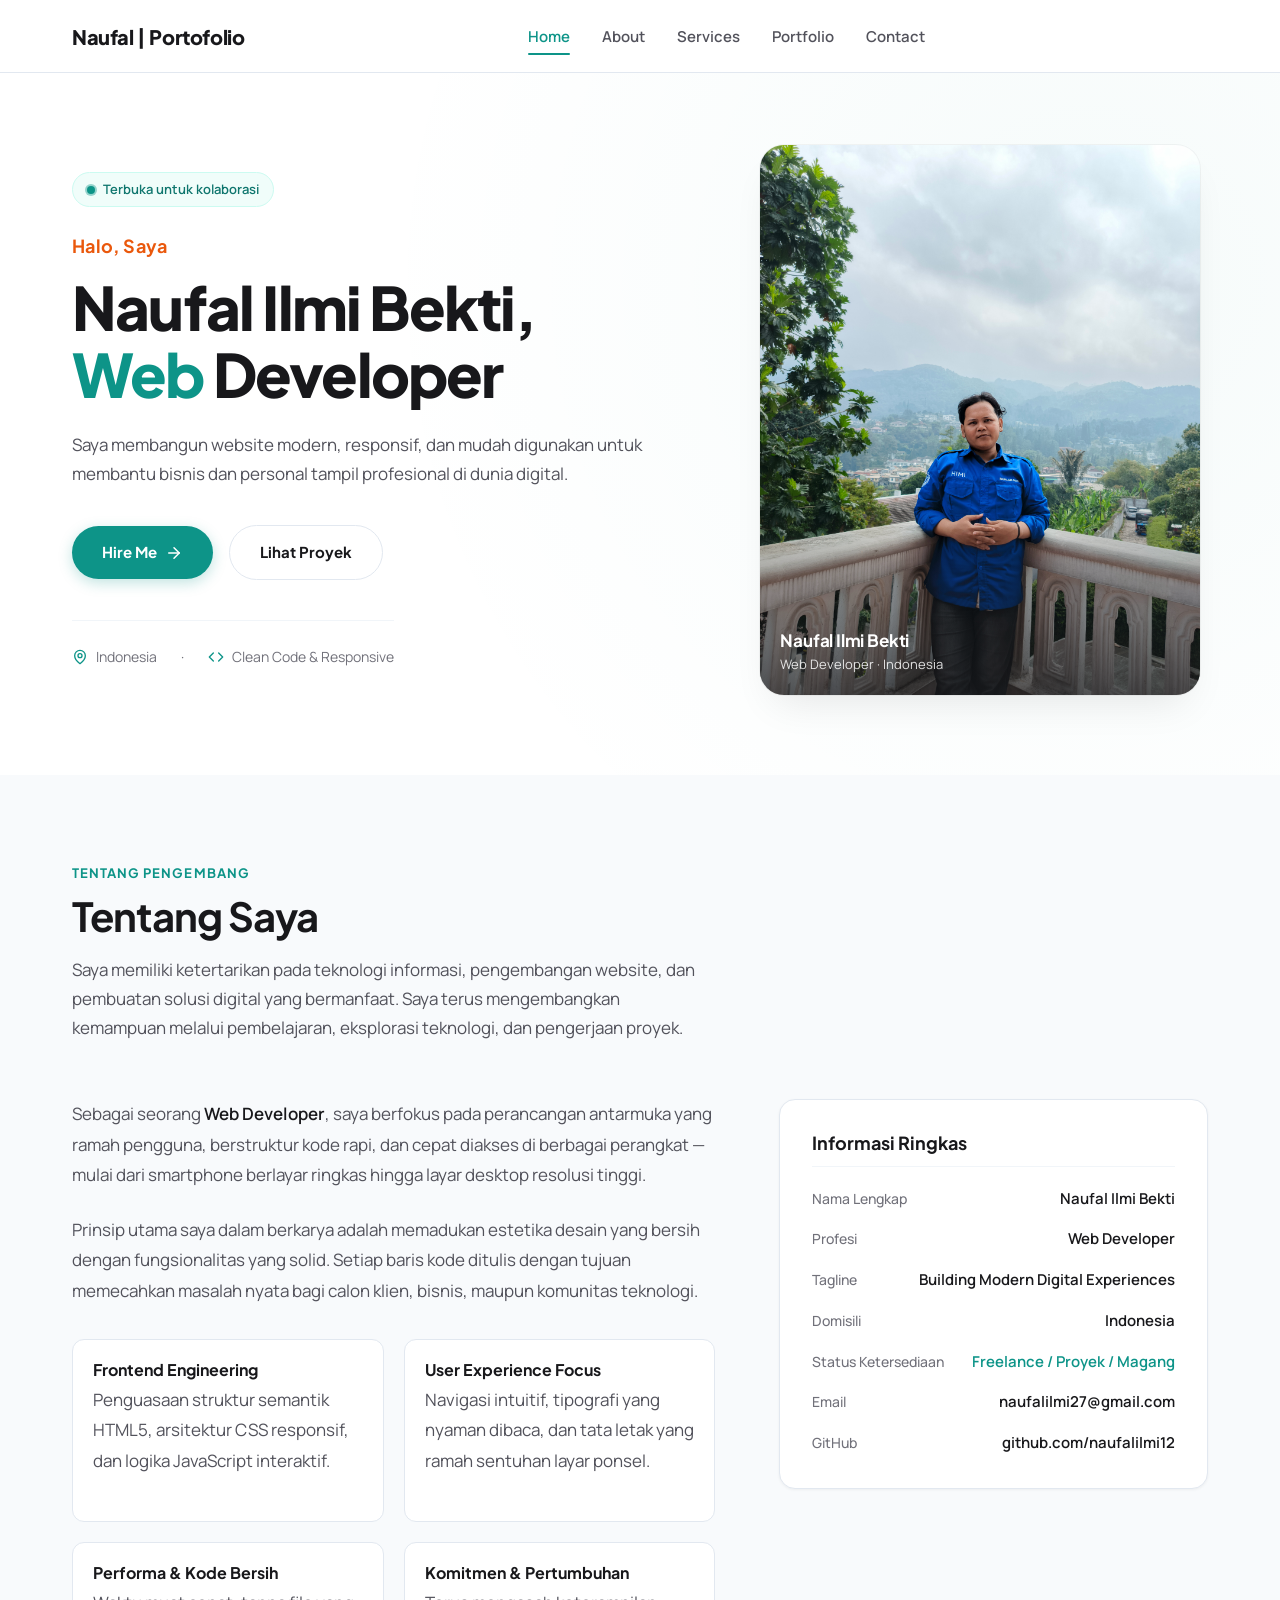
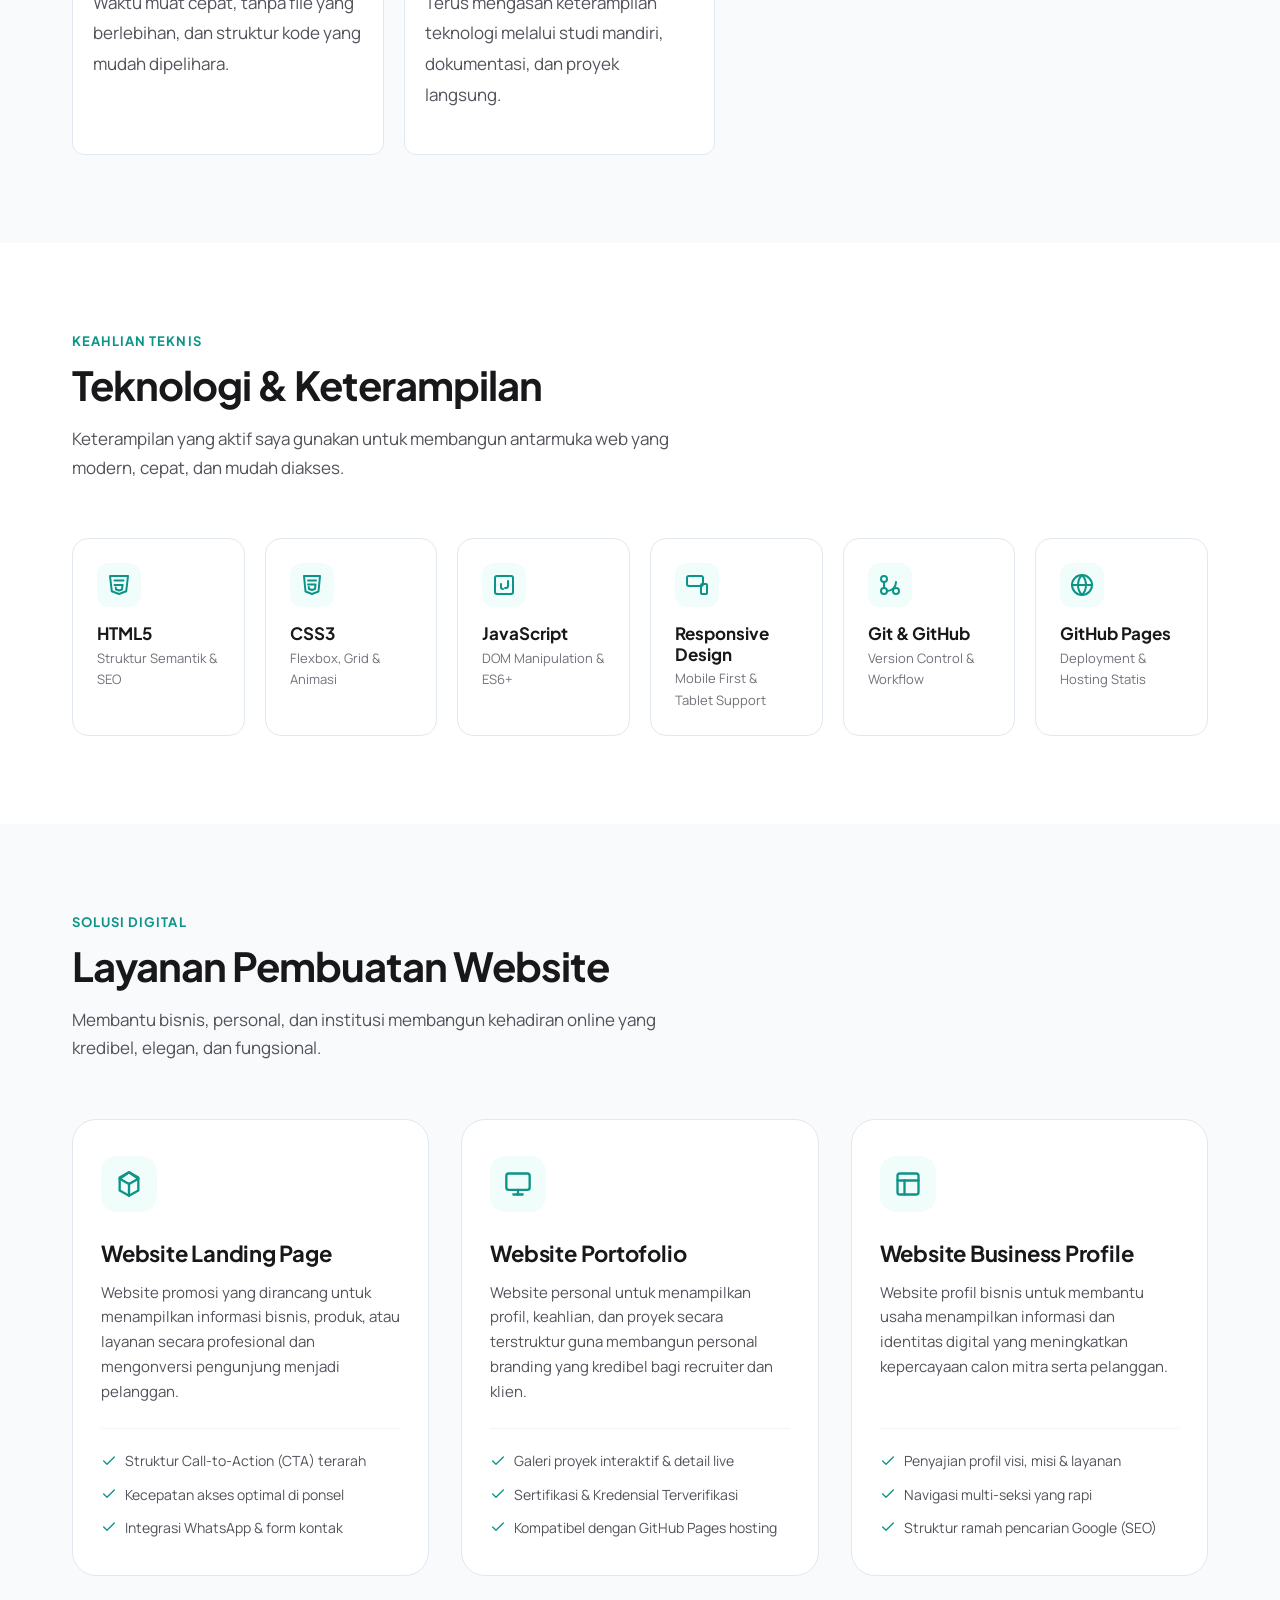
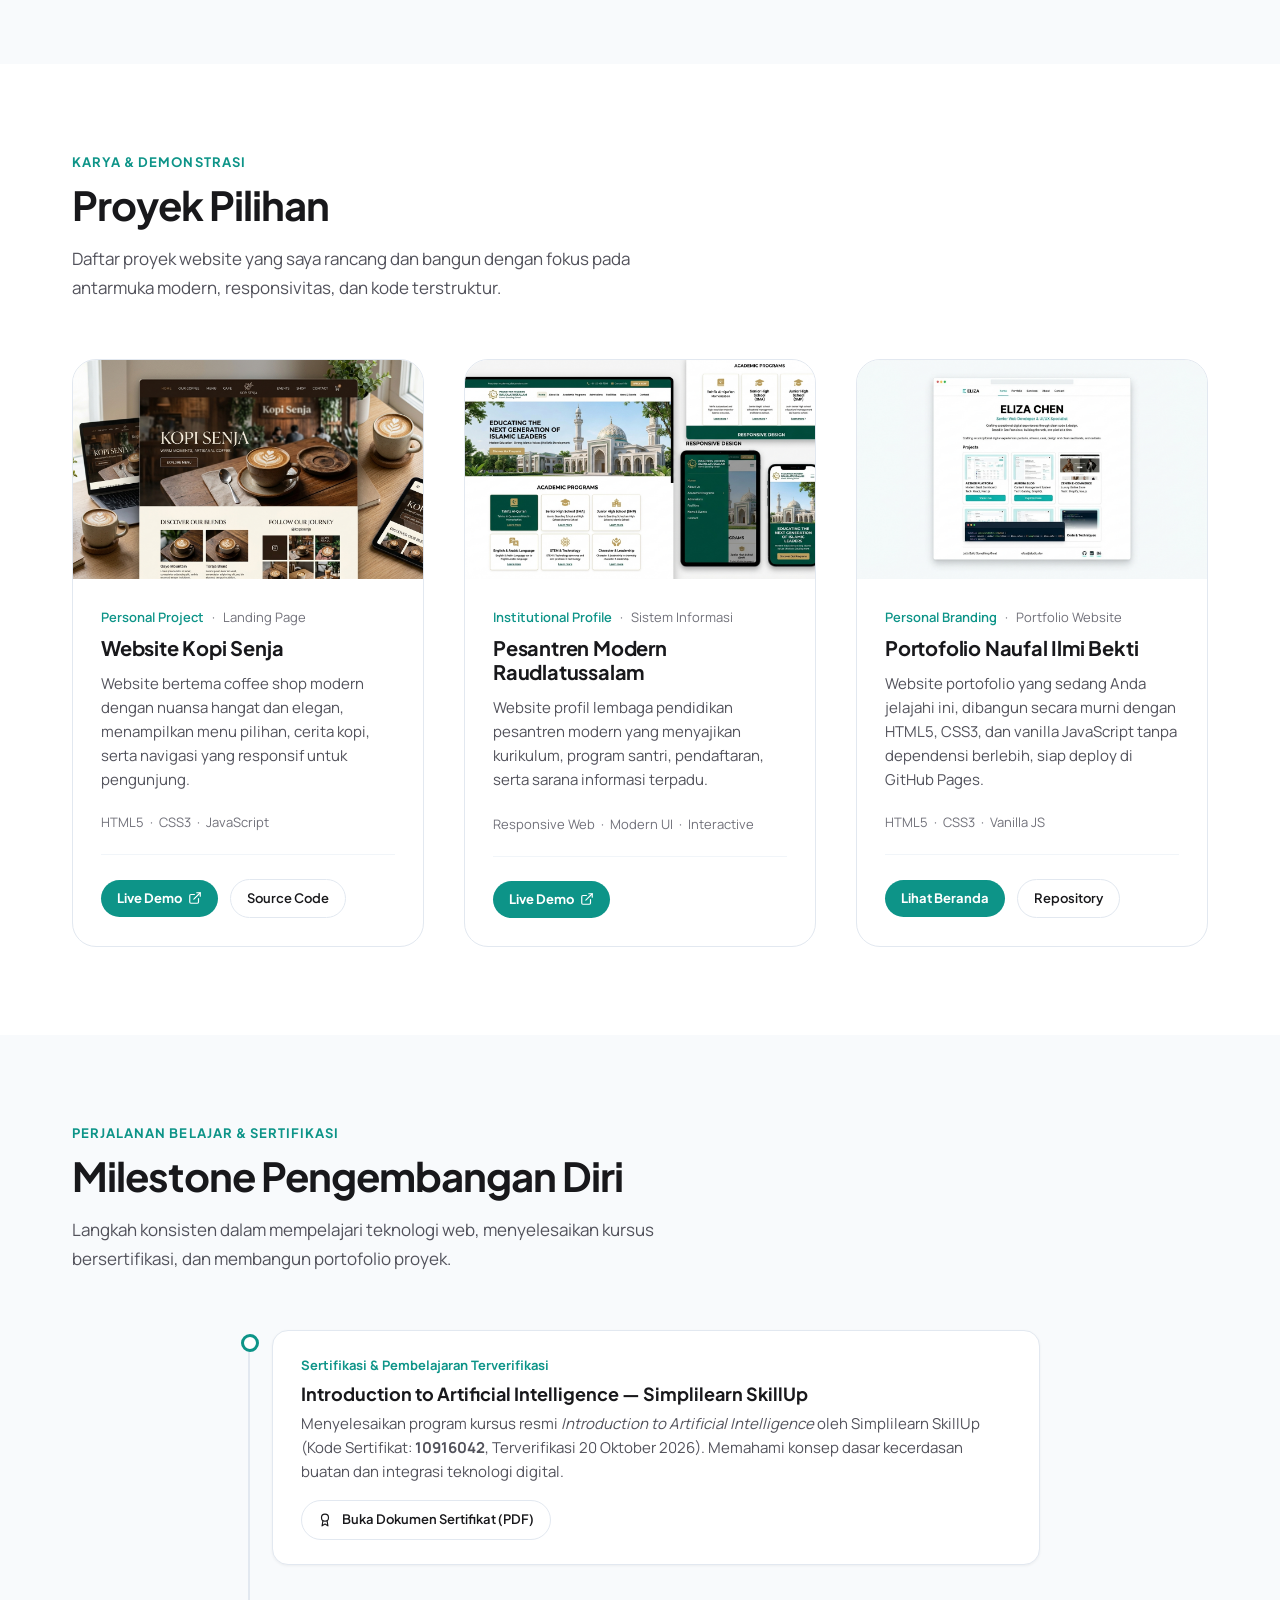
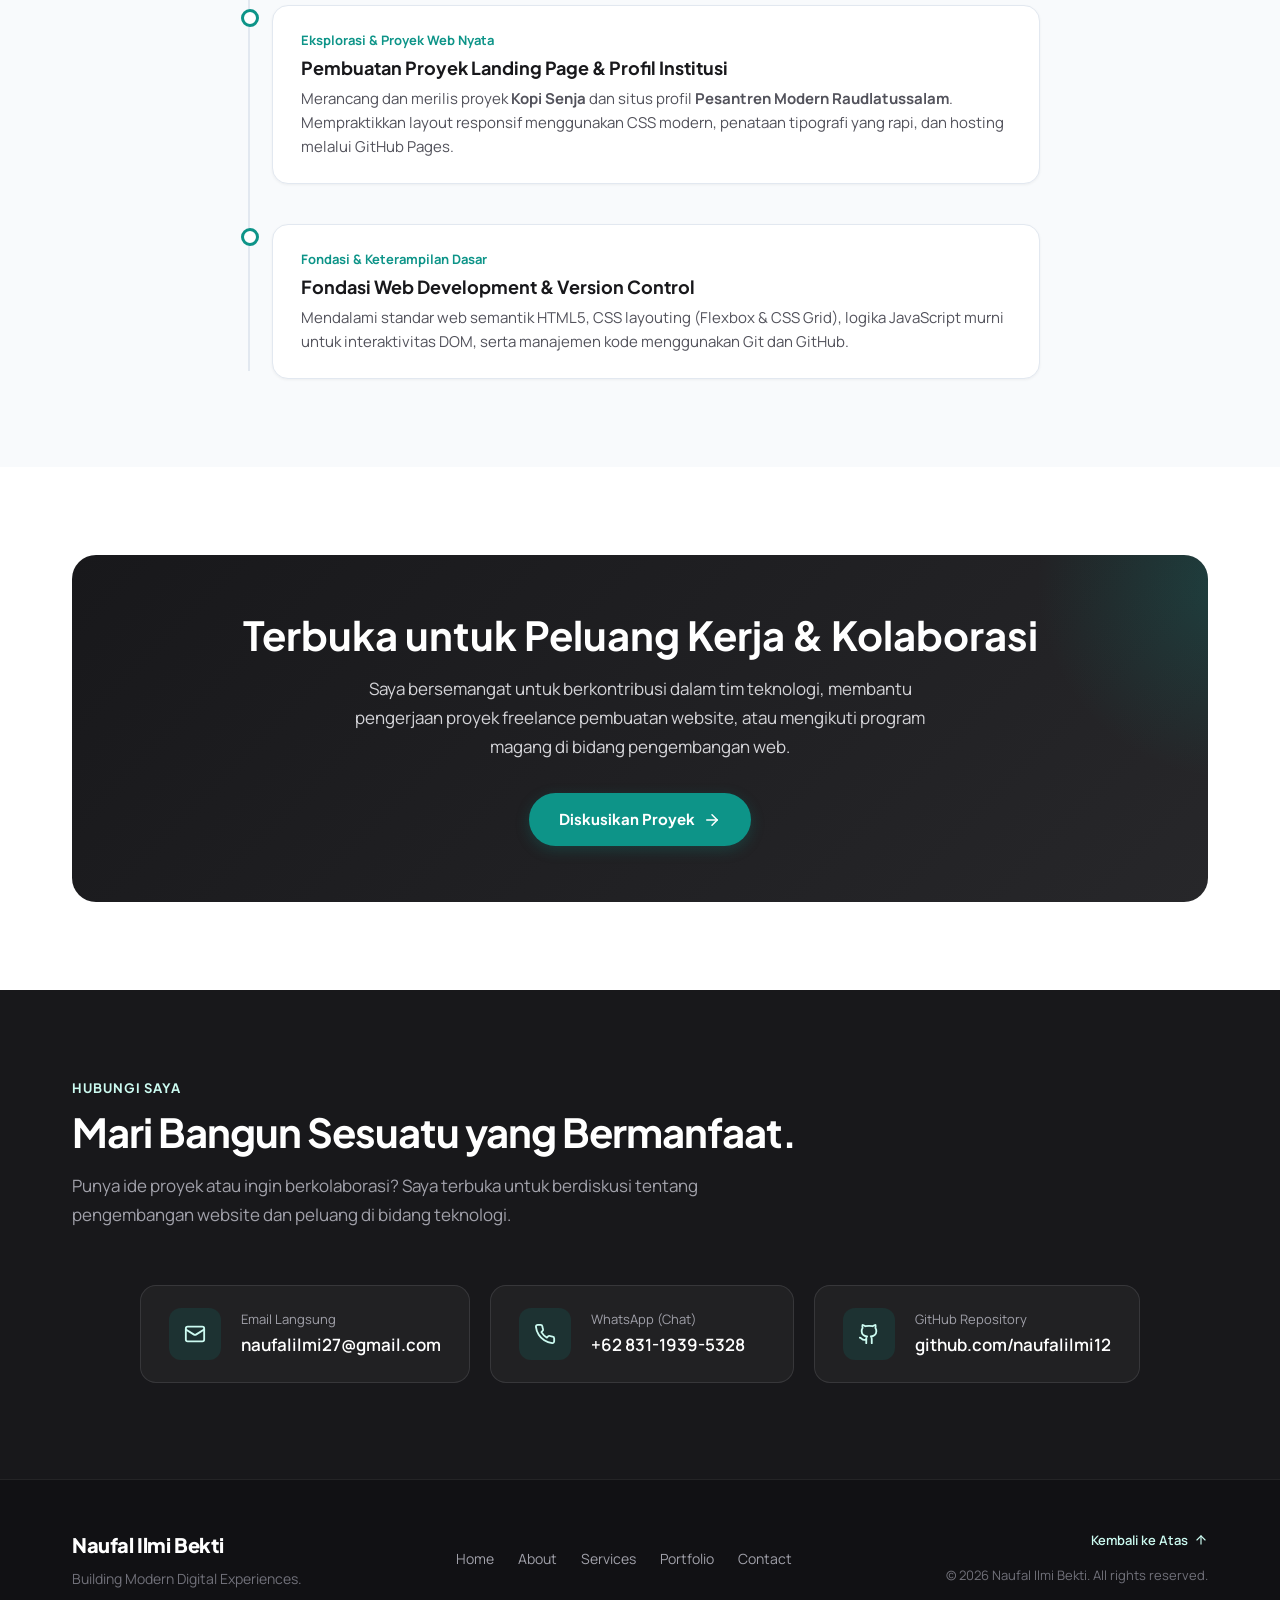
<file: portfolio-naufal/index.html>
<!DOCTYPE html>
<html lang="id">
<head>
  <meta charset="UTF-8">
  <meta name="viewport" content="width=device-width, initial-scale=1.0">
  <title>Naufal Ilmi Bekti — Web Developer</title>
  <meta name="description" content="Website portofolio profesional Naufal Ilmi Bekti — Web Developer. Building Modern Digital Experiences dengan HTML5, CSS3, dan JavaScript modern.">
  
  <!-- Open Graph / Facebook / WhatsApp -->
  <meta property="og:type" content="website">
  <meta property="og:title" content="Naufal Ilmi Bekti — Web Developer">
  <meta property="og:description" content="Website portofolio profesional Naufal Ilmi Bekti — Web Developer. Building Modern Digital Experiences.">
  <meta property="og:image" content="./assets/profile.jpg">
  
  <!-- Twitter -->
  <meta name="twitter:card" content="summary_large_image">
  <meta name="twitter:title" content="Naufal Ilmi Bekti — Web Developer">
  <meta name="twitter:description" content="Building Modern Digital Experiences.">
  <meta name="twitter:image" content="./assets/profile.jpg">
  
  <!-- Abstract Geometric Favicon (STRICT: NO INITIALS) -->
  <link rel="icon" type="image/svg+xml" href="data:image/svg+xml,<svg xmlns='http://www.w3.org/2000/svg' viewBox='0 0 32 32'><rect width='32' height='32' rx='8' fill='%2318181b'/><path d='M9 16L14 11M9 16L14 21M23 16L18 11M23 16L18 21' stroke='%230d9488' stroke-width='2.5' stroke-linecap='round' stroke-linejoin='round'/></svg>">
  
  <!-- Google Fonts: Plus Jakarta Sans & Manrope -->
  <link rel="preconnect" href="https://fonts.googleapis.com">
  <link rel="preconnect" href="https://fonts.gstatic.com" crossorigin>
  <link href="https://fonts.googleapis.com/css2?family=Manrope:wght@400;500;600;700&family=Plus+Jakarta+Sans:wght@500;600;700;800&display=swap" rel="stylesheet">
  
  <!-- Custom CSS -->
  <link rel="stylesheet" href="./style.css">
</head>
<body>

  <!-- ==========================================================================
       HEADER & NAVIGATION (Strict Top Bar Contract: Wordmark, 5 Links, 1 Action)
       ========================================================================== -->
  <header class="site-header" id="header">
    <div class="container">
      <div class="nav-wrapper">
        <!-- Zone 1: Wordmark Logo (Nama Lengkap, Tanpa Inisial) -->
        <a href="#home" class="logo-wordmark" aria-label="Naufal Ilmi Bekti - Beranda">
          Naufal | Portofolio
        </a>

        <!-- Zone 2: Navigation Links -->
        <nav aria-label="Navigasi Utama">
          <ul class="nav-menu">
            <li><a href="#home" class="nav-link active">Home</a></li>
            <li><a href="#about" class="nav-link">About</a></li>
            <li><a href="#services" class="nav-link">Services</a></li>
            <li><a href="#portfolio" class="nav-link">Portfolio</a></li>
            <li><a href="#contact" class="nav-link">Contact</a></li>
          </ul>
        </nav>

        <!-- Zone 3: Mobile Hamburger -->
        <div class="header-actions">
          <button class="nav-toggle" aria-label="Buka menu navigasi" aria-expanded="false">
            <svg width="22" height="22" viewBox="0 0 24 24" fill="none" stroke="currentColor" stroke-width="2" stroke-linecap="round" stroke-linejoin="round">
              <path d="M4 6h16M4 12h16M4 18h16"/>
            </svg>
          </button>
        </div>
      </div>
    </div>
  </header>

  <main>
    <!-- ==========================================================================
         HERO SECTION (2 Kolom: Teks Kiri, Foto Asli Kanan)
         ========================================================================== -->
    <section class="hero-section" id="home">
      <div class="container">
        <div class="hero-grid">
          <!-- Kolom Teks (Kiri) -->
          <div class="hero-content fade-up">
            <div class="status-badge">
              <span class="status-dot"></span>
              <span>Terbuka untuk kolaborasi</span>
            </div>
            
            <p class="hero-greeting">Halo, Saya</p>
            
            <h1 class="hero-title">
              Naufal Ilmi Bekti,<br>
              <span class="text-highlight">Web</span> Developer
            </h1>
            
            <p class="hero-description">
              Saya membangun website modern, responsif, dan mudah digunakan untuk membantu bisnis dan personal tampil profesional di dunia digital.
            </p>
            
            <div class="hero-cta-group">
              <a href="#contact" class="btn-primary">
                Hire Me
                <svg width="18" height="18" viewBox="0 0 24 24" fill="none" stroke="currentColor" stroke-width="2" stroke-linecap="round" stroke-linejoin="round"><line x1="5" y1="12" x2="19" y2="12"></line><polyline points="12 5 19 12 12 19"></polyline></svg>
              </a>
              <a href="#portfolio" class="btn-secondary">
                Lihat Proyek
              </a>
            </div>

            <div class="hero-meta-bar">
              <div class="meta-item">
                <svg width="16" height="16" viewBox="0 0 24 24" fill="none" stroke="var(--color-primary)" stroke-width="2" stroke-linecap="round" stroke-linejoin="round"><path d="M20 10c0 6-8 12-8 12s-8-6-8-12a8 8 0 0 1 16 0Z"/><circle cx="12" cy="10" r="3"/></svg>
                <span>Indonesia</span>
              </div>
              <span>·</span>
              <div class="meta-item">
                <svg width="16" height="16" viewBox="0 0 24 24" fill="none" stroke="var(--color-primary)" stroke-width="2" stroke-linecap="round" stroke-linejoin="round"><polyline points="16 18 22 12 16 6"/><polyline points="8 6 2 12 8 18"/></svg>
                <span>Clean Code & Responsive</span>
              </div>
            </div>
          </div>

          <!-- Kolom Foto Asli (Kanan) -->
          <div class="hero-media fade-up">
            <div class="profile-card-wrapper">
              <img 
                src="./assets/profile.jpg" 
                alt="Foto Naufal Ilmi Bekti — Web Developer" 
                class="profile-img"
                loading="eager"
              >
              <div class="profile-scrim"></div>
              <div class="profile-badge-overlay">
                <span class="profile-badge-title">Naufal Ilmi Bekti</span>
                <span class="profile-badge-sub">Web Developer · Indonesia</span>
              </div>
            </div>
          </div>
        </div>
      </div>
    </section>

    <!-- ==========================================================================
         ABOUT ME SECTION
         ========================================================================== -->
    <section class="section-alt" id="about">
      <div class="container">
        <div class="section-header fade-up">
          <p class="section-kicker">Tentang Pengembang</p>
          <h2 class="section-title">Tentang Saya</h2>
          <p class="section-desc">
            Saya memiliki ketertarikan pada teknologi informasi, pengembangan website, dan pembuatan solusi digital yang bermanfaat. Saya terus mengembangkan kemampuan melalui pembelajaran, eksplorasi teknologi, dan pengerjaan proyek.
          </p>
        </div>

        <div class="about-grid">
          <!-- Bio & Core Focus -->
          <div class="about-prose fade-up">
            <p>
              Sebagai seorang <strong>Web Developer</strong>, saya berfokus pada perancangan antarmuka yang ramah pengguna, berstruktur kode rapi, dan cepat diakses di berbagai perangkat — mulai dari smartphone berlayar ringkas hingga layar desktop resolusi tinggi.
            </p>
            <p>
              Prinsip utama saya dalam berkarya adalah memadukan estetika desain yang bersih dengan fungsionalitas yang solid. Setiap baris kode ditulis dengan tujuan memecahkan masalah nyata bagi calon klien, bisnis, maupun komunitas teknologi.
            </p>

            <div class="about-pillars">
              <div class="pillar-card">
                <h3 class="pillar-title">Frontend Engineering</h3>
                <p class="pillar-desc">Penguasaan struktur semantik HTML5, arsitektur CSS responsif, dan logika JavaScript interaktif.</p>
              </div>
              <div class="pillar-card">
                <h3 class="pillar-title">User Experience Focus</h3>
                <p class="pillar-desc">Navigasi intuitif, tipografi yang nyaman dibaca, dan tata letak yang ramah sentuhan layar ponsel.</p>
              </div>
              <div class="pillar-card">
                <h3 class="pillar-title">Performa & Kode Bersih</h3>
                <p class="pillar-desc">Waktu muat cepat, tanpa file yang berlebihan, dan struktur kode yang mudah dipelihara.</p>
              </div>
              <div class="pillar-card">
                <h3 class="pillar-title">Komitmen & Pertumbuhan</h3>
                <p class="pillar-desc">Terus mengasah keterampilan teknologi melalui studi mandiri, dokumentasi, dan proyek langsung.</p>
              </div>
            </div>
          </div>

          <!-- Side Profile Card -->
          <div class="about-card fade-up">
            <h3 class="about-card-title">Informasi Ringkas</h3>
            <div class="info-list">
              <div class="info-row">
                <span class="info-label">Nama Lengkap</span>
                <span class="info-value">Naufal Ilmi Bekti</span>
              </div>
              <div class="info-row">
                <span class="info-label">Profesi</span>
                <span class="info-value">Web Developer</span>
              </div>
              <div class="info-row">
                <span class="info-label">Tagline</span>
                <span class="info-value">Building Modern Digital Experiences</span>
              </div>
              <div class="info-row">
                <span class="info-label">Domisili</span>
                <span class="info-value">Indonesia</span>
              </div>
              <div class="info-row">
                <span class="info-label">Status Ketersediaan</span>
                <span class="info-value" style="color: var(--color-primary);">Freelance / Proyek / Magang</span>
              </div>
              <div class="info-row">
                <span class="info-label">Email</span>
                <span class="info-value">naufalilmi27@gmail.com</span>
              </div>
              <div class="info-row">
                <span class="info-label">GitHub</span>
                <span class="info-value">github.com/naufalilmi12</span>
              </div>
            </div>
          </div>
        </div>
      </div>
    </section>

    <!-- ==========================================================================
         SKILLS SECTION
         ========================================================================== -->
    <section id="skills">
      <div class="container">
        <div class="section-header fade-up">
          <p class="section-kicker">Keahlian Teknis</p>
          <h2 class="section-title">Teknologi & Keterampilan</h2>
          <p class="section-desc">
            Keterampilan yang aktif saya gunakan untuk membangun antarmuka web yang modern, cepat, dan mudah diakses.
          </p>
        </div>

        <div class="skills-grid">
          <!-- Skill: HTML5 -->
          <div class="skill-card fade-up">
            <div class="skill-icon-wrap">
              <svg width="24" height="24" viewBox="0 0 24 24" fill="none" stroke="currentColor" stroke-width="2" stroke-linecap="round" stroke-linejoin="round"><path d="m3 3 1.8 15.3L12 21l7.2-2.7L21 3H3z"/><path d="M7.5 7.5h9"/><path d="M7.5 12h8"/><path d="m15.5 12-.5 4.5-3 1-3-1-.2-2"/></svg>
            </div>
            <h3 class="skill-name">HTML5</h3>
            <p class="skill-tag">Struktur Semantik & SEO</p>
          </div>

          <!-- Skill: CSS3 -->
          <div class="skill-card fade-up">
            <div class="skill-icon-wrap">
              <svg width="24" height="24" viewBox="0 0 24 24" fill="none" stroke="currentColor" stroke-width="2" stroke-linecap="round" stroke-linejoin="round"><path d="M4 3h16l-1.5 15.5L12 21l-6.5-2.5L4 3z"/><path d="M8 7.5h8"/><path d="M8 11.5h7.5l-.5 4.5-3 1-3-1-.2-2"/></svg>
            </div>
            <h3 class="skill-name">CSS3</h3>
            <p class="skill-tag">Flexbox, Grid & Animasi</p>
          </div>

          <!-- Skill: JavaScript -->
          <div class="skill-card fade-up">
            <div class="skill-icon-wrap">
              <svg width="24" height="24" viewBox="0 0 24 24" fill="none" stroke="currentColor" stroke-width="2" stroke-linecap="round" stroke-linejoin="round"><rect width="18" height="18" x="3" y="3" rx="2"/><path d="M16 8v5a2 2 0 0 1-2 2h-1"/><path d="M9 11v3a2 2 0 0 0 2 2"/></svg>
            </div>
            <h3 class="skill-name">JavaScript</h3>
            <p class="skill-tag">DOM Manipulation & ES6+</p>
          </div>

          <!-- Skill: Responsive Web Design -->
          <div class="skill-card fade-up">
            <div class="skill-icon-wrap">
              <svg width="24" height="24" viewBox="0 0 24 24" fill="none" stroke="currentColor" stroke-width="2" stroke-linecap="round" stroke-linejoin="round"><rect width="16" height="10" x="2" y="3" rx="2"/><rect width="6" height="10" x="16" y="11" rx="1"/></svg>
            </div>
            <h3 class="skill-name">Responsive Design</h3>
            <p class="skill-tag">Mobile First & Tablet Support</p>
          </div>

          <!-- Skill: Git & GitHub -->
          <div class="skill-card fade-up">
            <div class="skill-icon-wrap">
              <svg width="24" height="24" viewBox="0 0 24 24" fill="none" stroke="currentColor" stroke-width="2" stroke-linecap="round" stroke-linejoin="round"><circle cx="18" cy="18" r="3"/><circle cx="6" cy="6" r="3"/><circle cx="6" cy="18" r="3"/><path d="M18 9a9 9 0 0 1-9 9"/><line x1="6" y1="9" x2="6" y2="15"/></svg>
            </div>
            <h3 class="skill-name">Git & GitHub</h3>
            <p class="skill-tag">Version Control & Workflow</p>
          </div>

          <!-- Skill: GitHub Pages -->
          <div class="skill-card fade-up">
            <div class="skill-icon-wrap">
              <svg width="24" height="24" viewBox="0 0 24 24" fill="none" stroke="currentColor" stroke-width="2" stroke-linecap="round" stroke-linejoin="round"><circle cx="12" cy="12" r="10"/><path d="M12 2a14.5 14.5 0 0 0 0 20 14.5 14.5 0 0 0 0-20"/><path d="M2 12h20"/></svg>
            </div>
            <h3 class="skill-name">GitHub Pages</h3>
            <p class="skill-tag">Deployment & Hosting Statis</p>
          </div>
        </div>
      </div>
    </section>

    <!-- ==========================================================================
         SERVICES SECTION (3 Core Services)
         ========================================================================== -->
    <section class="section-alt" id="services">
      <div class="container">
        <div class="section-header fade-up">
          <p class="section-kicker">Solusi Digital</p>
          <h2 class="section-title">Layanan Pembuatan Website</h2>
          <p class="section-desc">
            Membantu bisnis, personal, dan institusi membangun kehadiran online yang kredibel, elegan, dan fungsional.
          </p>
        </div>

        <div class="services-grid">
          <!-- Card 1: Landing Page -->
          <div class="service-card fade-up">
            <div class="service-icon-box">
              <svg width="28" height="28" viewBox="0 0 24 24" fill="none" stroke="currentColor" stroke-width="2" stroke-linecap="round" stroke-linejoin="round"><path d="M12 2l8 4.5v11L12 22l-8-4.5v-11L12 2z"/><polyline points="12 12 20 7.5 12 2 4 7.5 12 12"/><polyline points="12 12 12 22"/></svg>
            </div>
            <h3 class="service-title">Website Landing Page</h3>
            <p class="service-desc">
              Website promosi yang dirancang untuk menampilkan informasi bisnis, produk, atau layanan secara profesional dan mengonversi pengunjung menjadi pelanggan.
            </p>
            <ul class="service-features-list">
              <li>
                <svg width="16" height="16" viewBox="0 0 24 24" fill="none" stroke="currentColor" stroke-width="2" stroke-linecap="round" stroke-linejoin="round"><polyline points="20 6 9 17 4 12"/></svg>
                Struktur Call-to-Action (CTA) terarah
              </li>
              <li>
                <svg width="16" height="16" viewBox="0 0 24 24" fill="none" stroke="currentColor" stroke-width="2" stroke-linecap="round" stroke-linejoin="round"><polyline points="20 6 9 17 4 12"/></svg>
                Kecepatan akses optimal di ponsel
              </li>
              <li>
                <svg width="16" height="16" viewBox="0 0 24 24" fill="none" stroke="currentColor" stroke-width="2" stroke-linecap="round" stroke-linejoin="round"><polyline points="20 6 9 17 4 12"/></svg>
                Integrasi WhatsApp & form kontak
              </li>
            </ul>
          </div>

          <!-- Card 2: Portofolio -->
          <div class="service-card fade-up">
            <div class="service-icon-box">
              <svg width="28" height="28" viewBox="0 0 24 24" fill="none" stroke="currentColor" stroke-width="2" stroke-linecap="round" stroke-linejoin="round"><rect width="20" height="14" x="2" y="3" rx="2"/><line x1="8" y1="21" x2="16" y2="21"/><line x1="12" y1="17" x2="12" y2="21"/></svg>
            </div>
            <h3 class="service-title">Website Portofolio</h3>
            <p class="service-desc">
              Website personal untuk menampilkan profil, keahlian, dan proyek secara terstruktur guna membangun personal branding yang kredibel bagi recruiter dan klien.
            </p>
            <ul class="service-features-list">
              <li>
                <svg width="16" height="16" viewBox="0 0 24 24" fill="none" stroke="currentColor" stroke-width="2" stroke-linecap="round" stroke-linejoin="round"><polyline points="20 6 9 17 4 12"/></svg>
                Galeri proyek interaktif & detail live
              </li>
              <li>
                <svg width="16" height="16" viewBox="0 0 24 24" fill="none" stroke="currentColor" stroke-width="2" stroke-linecap="round" stroke-linejoin="round"><polyline points="20 6 9 17 4 12"/></svg>
                Sertifikasi & Kredensial Terverifikasi
              </li>
              <li>
                <svg width="16" height="16" viewBox="0 0 24 24" fill="none" stroke="currentColor" stroke-width="2" stroke-linecap="round" stroke-linejoin="round"><polyline points="20 6 9 17 4 12"/></svg>
                Kompatibel dengan GitHub Pages hosting
              </li>
            </ul>
          </div>

          <!-- Card 3: Business Profile -->
          <div class="service-card fade-up">
            <div class="service-icon-box">
              <svg width="28" height="28" viewBox="0 0 24 24" fill="none" stroke="currentColor" stroke-width="2" stroke-linecap="round" stroke-linejoin="round"><rect width="18" height="18" x="3" y="3" rx="2"/><path d="M3 9h18"/><path d="M9 21V9"/></svg>
            </div>
            <h3 class="service-title">Website Business Profile</h3>
            <p class="service-desc">
              Website profil bisnis untuk membantu usaha menampilkan informasi dan identitas digital yang meningkatkan kepercayaan calon mitra serta pelanggan.
            </p>
            <ul class="service-features-list">
              <li>
                <svg width="16" height="16" viewBox="0 0 24 24" fill="none" stroke="currentColor" stroke-width="2" stroke-linecap="round" stroke-linejoin="round"><polyline points="20 6 9 17 4 12"/></svg>
                Penyajian profil visi, misi & layanan
              </li>
              <li>
                <svg width="16" height="16" viewBox="0 0 24 24" fill="none" stroke="currentColor" stroke-width="2" stroke-linecap="round" stroke-linejoin="round"><polyline points="20 6 9 17 4 12"/></svg>
                Navigasi multi-seksi yang rapi
              </li>
              <li>
                <svg width="16" height="16" viewBox="0 0 24 24" fill="none" stroke="currentColor" stroke-width="2" stroke-linecap="round" stroke-linejoin="round"><polyline points="20 6 9 17 4 12"/></svg>
                Struktur ramah pencarian Google (SEO)
              </li>
            </ul>
          </div>
        </div>
      </div>
    </section>

    <!-- ==========================================================================
         PORTFOLIO PROJECTS SECTION
         ========================================================================== -->
    <section id="portfolio">
      <div class="container">
        <div class="section-header fade-up">
          <p class="section-kicker">Karya & Demonstrasi</p>
          <h2 class="section-title">Proyek Pilihan</h2>
          <p class="section-desc">
            Daftar proyek website yang saya rancang dan bangun dengan fokus pada antarmuka modern, responsivitas, dan kode terstruktur.
          </p>
        </div>

        <div class="projects-grid">
          <!-- Project 1: Kopi Senja -->
          <article class="project-card fade-up">
            <div class="project-thumb-wrap">
              <img 
                src="./assets/project-kopi-senja.jpg" 
                alt="Tampilan Website Kopi Senja oleh Naufal Ilmi Bekti" 
                class="project-thumb"
                loading="lazy"
              >
            </div>
            <div class="project-body">
              <div class="project-meta-row">
                <span class="project-category">Personal Project</span>
                <span>·</span>
                <span>Landing Page</span>
              </div>
              <h3 class="project-title">Website Kopi Senja</h3>
              <p class="project-desc">
                Website bertema coffee shop modern dengan nuansa hangat dan elegan, menampilkan menu pilihan, cerita kopi, serta navigasi yang responsif untuk pengunjung.
              </p>
              <div class="project-tech-stack">
                <span>HTML5</span>
                <span>·</span>
                <span>CSS3</span>
                <span>·</span>
                <span>JavaScript</span>
              </div>
              <div class="project-actions">
                <a href="https://naufalilmi12.github.io/kopi-senja" target="_blank" rel="noopener noreferrer" class="btn-project-demo">
                  Live Demo
                  <svg width="14" height="14" viewBox="0 0 24 24" fill="none" stroke="currentColor" stroke-width="2" stroke-linecap="round" stroke-linejoin="round"><path d="M18 13v6a2 2 0 0 1-2 2H5a2 2 0 0 1-2-2V8a2 2 0 0 1 2-2h6"/><polyline points="15 3 21 3 21 9"/><line x1="10" y1="14" x2="21" y2="3"/></svg>
                </a>
                <a href="https://github.com/naufalilmi12/kopi-senja" target="_blank" rel="noopener noreferrer" class="btn-project-code">
                  Source Code
                </a>
              </div>
            </div>
          </article>

          <!-- Project 2: Pesantren Modern Raudlatussalam -->
          <article class="project-card fade-up">
            <div class="project-thumb-wrap">
              <img 
                src="./assets/project-pesantren.jpg" 
                alt="Tampilan Website Pesantren Modern Raudlatussalam" 
                class="project-thumb"
                loading="lazy"
              >
            </div>
            <div class="project-body">
              <div class="project-meta-row">
                <span class="project-category">Institutional Profile</span>
                <span>·</span>
                <span>Sistem Informasi</span>
              </div>
              <h3 class="project-title">Pesantren Modern Raudlatussalam</h3>
              <p class="project-desc">
                Website profil lembaga pendidikan pesantren modern yang menyajikan kurikulum, program santri, pendaftaran, serta sarana informasi terpadu.
              </p>
              <div class="project-tech-stack">
                <span>Responsive Web</span>
                <span>·</span>
                <span>Modern UI</span>
                <span>·</span>
                <span>Interactive</span>
              </div>
              <div class="project-actions">
                <a href="https://pesantren-modern-raudlatussalam.ai.studio" target="_blank" rel="noopener noreferrer" class="btn-project-demo">
                  Live Demo
                  <svg width="14" height="14" viewBox="0 0 24 24" fill="none" stroke="currentColor" stroke-width="2" stroke-linecap="round" stroke-linejoin="round"><path d="M18 13v6a2 2 0 0 1-2 2H5a2 2 0 0 1-2-2V8a2 2 0 0 1 2-2h6"/><polyline points="15 3 21 3 21 9"/><line x1="10" y1="14" x2="21" y2="3"/></svg>
                </a>
              </div>
            </div>
          </article>

          <!-- Project 3: Website Portofolio Personal -->
          <article class="project-card fade-up">
            <div class="project-thumb-wrap">
              <img 
                src="./assets/project-portfolio.jpg" 
                alt="Tampilan Website Portofolio Personal Naufal Ilmi Bekti" 
                class="project-thumb"
                loading="lazy"
              >
            </div>
            <div class="project-body">
              <div class="project-meta-row">
                <span class="project-category">Personal Branding</span>
                <span>·</span>
                <span>Portfolio Website</span>
              </div>
              <h3 class="project-title">Portofolio Naufal Ilmi Bekti</h3>
              <p class="project-desc">
                Website portofolio yang sedang Anda jelajahi ini, dibangun secara murni dengan HTML5, CSS3, dan vanilla JavaScript tanpa dependensi berlebih, siap deploy di GitHub Pages.
              </p>
              <div class="project-tech-stack">
                <span>HTML5</span>
                <span>·</span>
                <span>CSS3</span>
                <span>·</span>
                <span>Vanilla JS</span>
              </div>
              <div class="project-actions">
                <a href="#home" class="btn-project-demo">
                  Lihat Beranda
                </a>
                <a href="https://github.com/naufalilmi12/portfolio-naufal" target="_blank" rel="noopener noreferrer" class="btn-project-code">
                  Repository
                </a>
              </div>
            </div>
          </article>
        </div>
      </div>
    </section>

    <!-- ==========================================================================
         JOURNEY & TIMELINE SECTION
         ========================================================================== -->
    <section class="section-alt" id="journey">
      <div class="container">
        <div class="section-header fade-up">
          <p class="section-kicker">Perjalanan Belajar & Sertifikasi</p>
          <h2 class="section-title">Milestone Pengembangan Diri</h2>
          <p class="section-desc">
            Langkah konsisten dalam mempelajari teknologi web, menyelesaikan kursus bersertifikasi, dan membangun portofolio proyek.
          </p>
        </div>

        <div class="timeline-container">
          <!-- Milestone 1 -->
          <div class="timeline-item fade-up">
            <div class="timeline-dot"></div>
            <div class="timeline-card">
              <p class="timeline-meta">Sertifikasi & Pembelajaran Terverifikasi</p>
              <h3 class="timeline-title">Introduction to Artificial Intelligence — Simplilearn SkillUp</h3>
              <p class="timeline-desc">
                Menyelesaikan program kursus resmi <em>Introduction to Artificial Intelligence</em> oleh Simplilearn SkillUp (Kode Sertifikat: <strong>10916042</strong>, Terverifikasi 20 Oktober 2026). Memahami konsep dasar kecerdasan buatan dan integrasi teknologi digital.
              </p>
              <div style="margin-top: 1rem;">
                <a href="./assets/sertifikat.pdf" target="_blank" rel="noopener noreferrer" class="btn-project-code" style="display: inline-flex;">
                  <svg width="14" height="14" viewBox="0 0 24 24" fill="none" stroke="currentColor" stroke-width="2" stroke-linecap="round" stroke-linejoin="round" style="margin-right: 4px;"><circle cx="12" cy="8" r="6"/><path d="M15.477 12.89 17 22l-5-3-5 3 1.523-9.11"/></svg>
                  Buka Dokumen Sertifikat (PDF)
                </a>
              </div>
            </div>
          </div>

          <!-- Milestone 2 -->
          <div class="timeline-item fade-up">
            <div class="timeline-dot"></div>
            <div class="timeline-card">
              <p class="timeline-meta">Eksplorasi & Proyek Web Nyata</p>
              <h3 class="timeline-title">Pembuatan Proyek Landing Page & Profil Institusi</h3>
              <p class="timeline-desc">
                Merancang dan merilis proyek <strong>Kopi Senja</strong> dan situs profil <strong>Pesantren Modern Raudlatussalam</strong>. Mempraktikkan layout responsif menggunakan CSS modern, penataan tipografi yang rapi, dan hosting melalui GitHub Pages.
              </p>
            </div>
          </div>

          <!-- Milestone 3 -->
          <div class="timeline-item fade-up">
            <div class="timeline-dot"></div>
            <div class="timeline-card">
              <p class="timeline-meta">Fondasi & Keterampilan Dasar</p>
              <h3 class="timeline-title">Fondasi Web Development & Version Control</h3>
              <p class="timeline-desc">
                Mendalami standar web semantik HTML5, CSS layouting (Flexbox & CSS Grid), logika JavaScript murni untuk interaktivitas DOM, serta manajemen kode menggunakan Git dan GitHub.
              </p>
            </div>
          </div>
        </div>
      </div>
    </section>

    <!-- ==========================================================================
         COLLABORATION CALLOUT (Replaces fake testimonials)
         ========================================================================== -->
    <section>
      <div class="container">
        <div class="collab-banner fade-up">
          <h2 class="collab-title">Terbuka untuk Peluang Kerja & Kolaborasi</h2>
          <p class="collab-desc">
            Saya bersemangat untuk berkontribusi dalam tim teknologi, membantu pengerjaan proyek freelance pembuatan website, atau mengikuti program magang di bidang pengembangan web.
          </p>
          <div class="collab-actions">
            <a href="#contact" class="btn-primary" style="background-color: var(--color-primary); color: #ffffff;">
              Diskusikan Proyek
              <svg width="18" height="18" viewBox="0 0 24 24" fill="none" stroke="currentColor" stroke-width="2" stroke-linecap="round" stroke-linejoin="round"><line x1="5" y1="12" x2="19" y2="12"></line><polyline points="12 5 19 12 12 19"></polyline></svg>
            </a>
          </div>
        </div>
      </div>
    </section>

    <!-- ==========================================================================
         CONTACT SECTION (Charcoal Dark with Turquoise Accents)
         ========================================================================== -->
    <section class="contact-section" id="contact">
      <div class="container">
        <div class="section-header fade-up">
          <p class="section-kicker" style="color: var(--color-primary-subtle);">Hubungi Saya</p>
          <h2 class="section-title">Mari Bangun Sesuatu yang Bermanfaat.</h2>
          <p class="section-desc">
            Punya ide proyek atau ingin berkolaborasi? Saya terbuka untuk berdiskusi tentang pengembangan website dan peluang di bidang teknologi.
          </p>
        </div>

        <div class="contact-cards-grid fade-up">
          <!-- Email -->
          <a href="mailto:naufalilmi27@gmail.com" class="contact-card" title="Kirim email ke Naufal Ilmi Bekti">
            <div class="contact-card-icon">
              <svg width="22" height="22" viewBox="0 0 24 24" fill="none" stroke="currentColor" stroke-width="2" stroke-linecap="round" stroke-linejoin="round"><rect width="20" height="16" x="2" y="4" rx="2"/><path d="m22 7-8.97 5.7a1.94 1.94 0 0 1-2.06 0L2 7"/></svg>
            </div>
            <div class="contact-card-text">
              <span class="contact-card-label">Email Langsung</span>
              <span class="contact-card-val">naufalilmi27@gmail.com</span>
            </div>
          </a>

          <!-- WhatsApp -->
          <a href="https://wa.me/6283119395328?text=Halo%20Naufal%2C%20saya%20melihat%20portofolio%20Anda%20dan%20tertarik%20untuk%20berdiskusi." target="_blank" rel="noopener noreferrer" class="contact-card" title="Chat melalui WhatsApp (+62 831-1939-5328)">
            <div class="contact-card-icon">
              <svg width="22" height="22" viewBox="0 0 24 24" fill="none" stroke="currentColor" stroke-width="2" stroke-linecap="round" stroke-linejoin="round"><path d="M22 16.92v3a2 2 0 0 1-2.18 2 19.79 19.79 0 0 1-8.63-3.07 19.5 19.5 0 0 1-6-6 19.79 19.79 0 0 1-3.07-8.67A2 2 0 0 1 4.11 2h3a2 2 0 0 1 2 1.72 12.84 12.84 0 0 0 .7 2.81 2 2 0 0 1-.45 2.11L8.09 9.91a16 16 0 0 0 6 6l1.27-1.27a2 2 0 0 1 2.11-.45 12.84 12.84 0 0 0 2.81.7A2 2 0 0 1 22 16.92z"/></svg>
            </div>
            <div class="contact-card-text">
              <span class="contact-card-label">WhatsApp (Chat)</span>
              <span class="contact-card-val">+62 831-1939-5328</span>
            </div>
          </a>

          <!-- GitHub -->
          <a href="https://github.com/naufalilmi12" target="_blank" rel="noopener noreferrer" class="contact-card" title="Kunjungi profil GitHub Naufal Ilmi Bekti">
            <div class="contact-card-icon">
              <svg width="22" height="22" viewBox="0 0 24 24" fill="none" stroke="currentColor" stroke-width="2" stroke-linecap="round" stroke-linejoin="round"><path d="M15 22v-4a4.8 4.8 0 0 0-1-3.5c3 0 6-2 6-5.5.08-1.25-.27-2.48-1-3.5.28-1.15.28-2.35 0-3.5 0 0-1 0-3 1.5-2.64-.5-5.36-.5-8 0C6 2 5 2 5 2c-.3 1.15-.3 2.35 0 3.5A5.403 5.403 0 0 0 4 9c0 3.5 3 5.5 6 5.5-.39.49-.68 1.05-.85 1.65-.17.6-.22 1.23-.15 1.85v4"/><path d="M9 18c-4.51 2-5-2-7-2"/></svg>
            </div>
            <div class="contact-card-text">
              <span class="contact-card-label">GitHub Repository</span>
              <span class="contact-card-val">github.com/naufalilmi12</span>
            </div>
          </a>
        </div>
      </div>
    </section>
  </main>

  <!-- ==========================================================================
       FOOTER (Strict Rule: Full Name Wordmark, Auto Copyright)
       ========================================================================== -->
  <footer class="site-footer">
    <div class="container">
      <div class="footer-inner">
        <!-- Brand Info -->
        <div class="footer-brand">
          <span class="footer-logo">Naufal Ilmi Bekti</span>
          <span class="footer-tagline">Building Modern Digital Experiences.</span>
        </div>

        <!-- Navigation Links -->
        <ul class="footer-nav">
          <li><a href="#home">Home</a></li>
          <li><a href="#about">About</a></li>
          <li><a href="#services">Services</a></li>
          <li><a href="#portfolio">Portfolio</a></li>
          <li><a href="#contact">Contact</a></li>
        </ul>

        <!-- Copyright & Back to Top -->
        <div class="footer-bottom">
          <button type="button" class="btn-back-to-top" id="btn-back-to-top">
            Kembali ke Atas
            <svg width="14" height="14" viewBox="0 0 24 24" fill="none" stroke="currentColor" stroke-width="2" stroke-linecap="round" stroke-linejoin="round"><line x1="12" y1="19" x2="12" y2="5"/><polyline points="5 12 12 5 19 12"/></svg>
          </button>
          <p class="footer-copy">
            &copy; <span id="current-year">2026</span> Naufal Ilmi Bekti. All rights reserved.
          </p>
        </div>
      </div>
    </div>
  </footer>



  <!-- Vanilla JavaScript -->
  <script src="./script.js"></script>
</body>
</html>
</file>
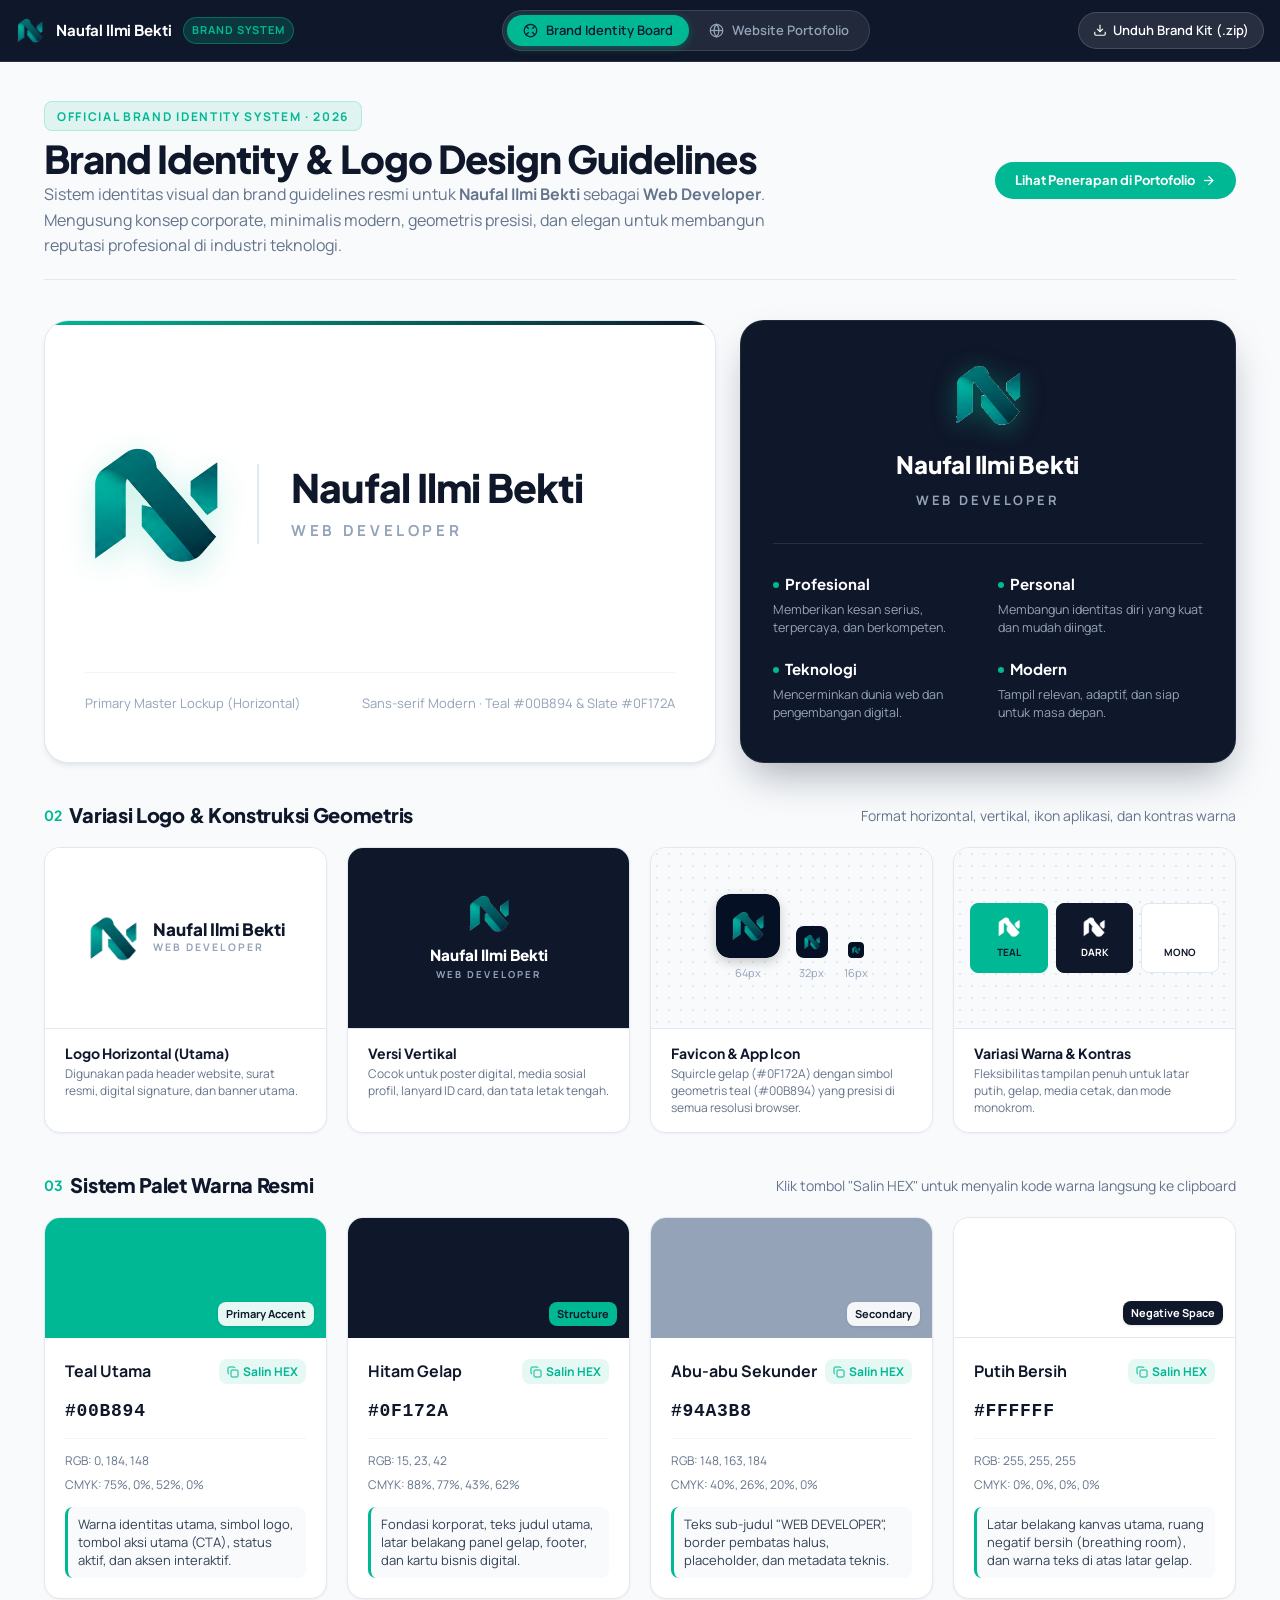
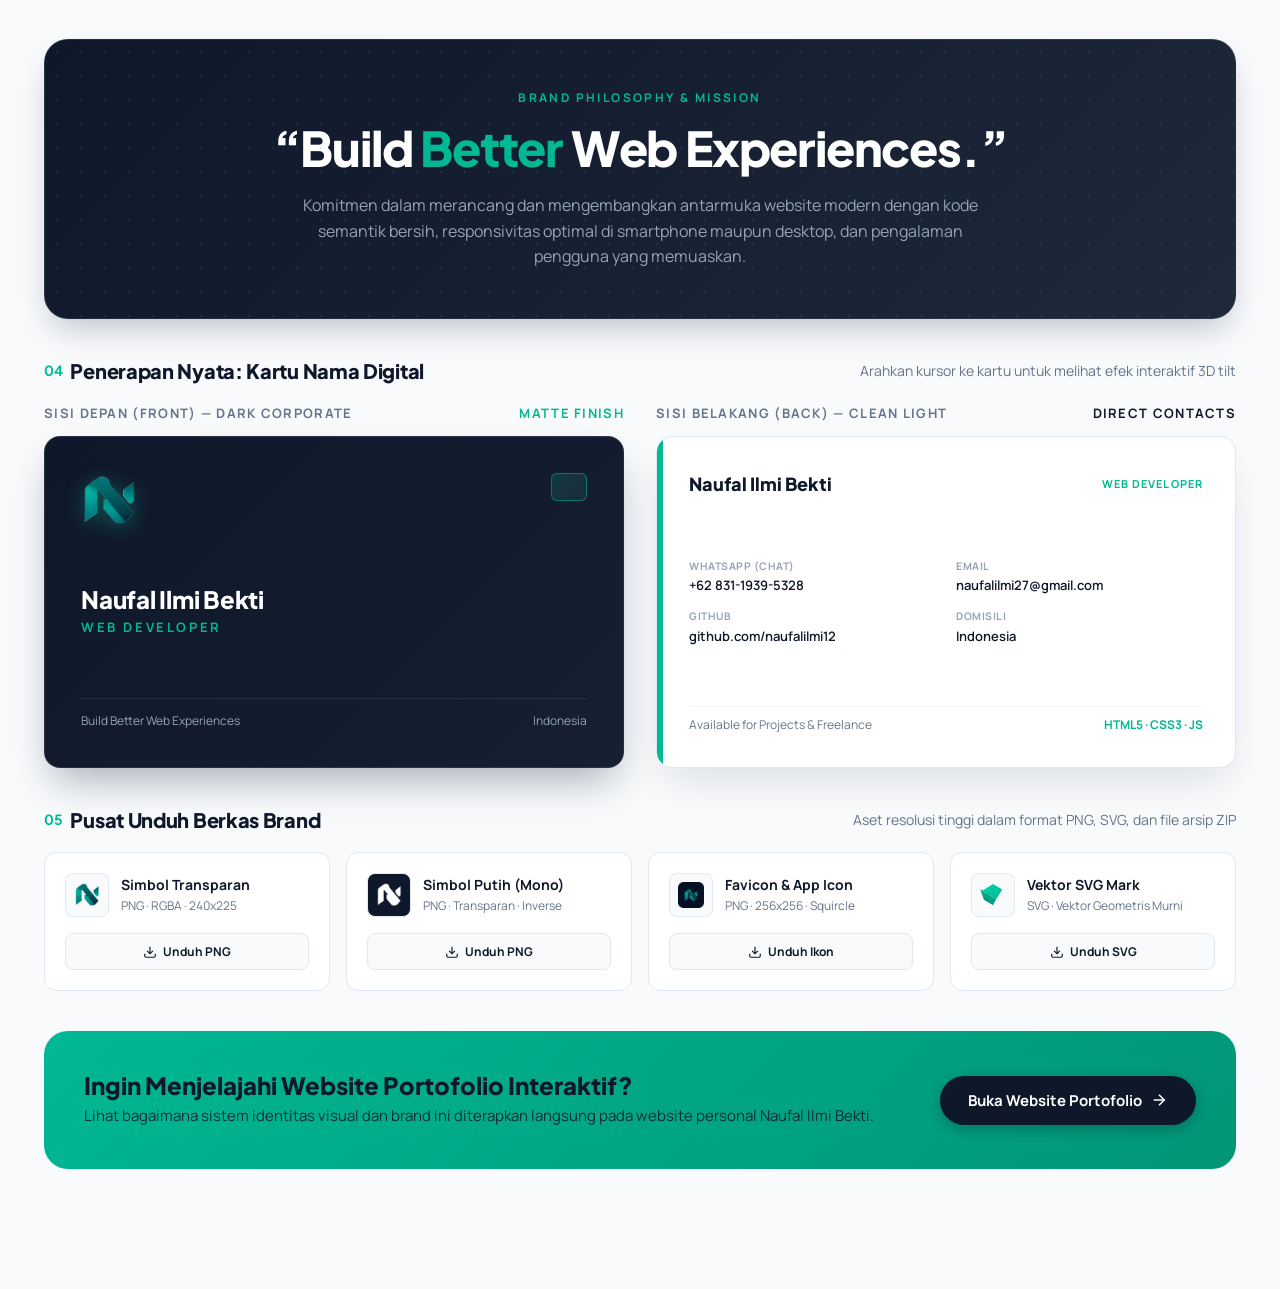
<file: update index.html>
<!DOCTYPE html>
<html lang="id">
<head>
  <meta charset="UTF-8">
  <meta name="viewport" content="width=device-width, initial-scale=1.0">
  <title>Naufal Ilmi Bekti — Web Developer | Brand Identity & Portofolio</title>
  <meta name="description" content="Official Brand Identity Guidelines & Website Portofolio Profesional Naufal Ilmi Bekti — Web Developer. Building Modern Digital Experiences.">
  
  <!-- Open Graph / Facebook / WhatsApp -->
  <meta property="og:type" content="website">
  <meta property="og:title" content="Naufal Ilmi Bekti — Web Developer | Brand Identity & Portofolio">
  <meta property="og:description" content="Official Brand Identity & Website Portofolio Profesional Naufal Ilmi Bekti — Web Developer. Tagline: Build Better Web Experiences.">
  <meta property="og:image" content="./assets/brand-app-icon.png">
  
  <!-- Twitter -->
  <meta name="twitter:card" content="summary_large_image">
  <meta name="twitter:title" content="Naufal Ilmi Bekti — Web Developer">
  <meta name="twitter:description" content="Building Modern Digital Experiences. Tagline: Build Better Web Experiences.">
  <meta name="twitter:image" content="./assets/brand-app-icon.png">
  
  <!-- Abstract Geometric Brand Favicon (STRICT: NO INITIALS) -->
  <link rel="icon" type="image/png" href="./assets/brand-app-icon.png">
  <link rel="apple-touch-icon" href="./assets/brand-app-icon.png">
  
  <!-- Google Fonts: Plus Jakarta Sans & Manrope -->
  <link rel="preconnect" href="https://fonts.googleapis.com">
  <link rel="preconnect" href="https://fonts.gstatic.com" crossorigin>
  <link href="https://fonts.googleapis.com/css2?family=Manrope:wght@400;500;600;700&family=Plus+Jakarta+Sans:wght@500;600;700;800&display=swap" rel="stylesheet">
  
  <!-- Custom CSS -->
  <link rel="stylesheet" href="./style.css">
</head>
<body>

  <!-- ==========================================================================
       TOP APP SUITE BAR & VIEW SWITCHER (Brand Identity Board vs Portofolio)
       ========================================================================== -->
  <aside class="brand-suite-bar" aria-label="Brand Suite Switcher">
    <div class="brand-suite-inner">
      <div class="brand-suite-brand">
        <img src="./assets/brand-mark-transparent.png" alt="Logo Naufal Ilmi Bekti" class="suite-brand-icon">
        <span class="suite-brand-text">Naufal Ilmi Bekti</span>
        <span class="suite-badge">Brand System</span>
      </div>

      <div class="view-switcher-control" role="tablist" aria-label="Pilihan Tampilan Utama">
        <button type="button" class="view-switch-btn active" id="switch-brand-board" role="tab" aria-selected="true" title="Tampilkan Brand Identity & Logo Board">
          <svg width="15" height="15" viewBox="0 0 24 24" fill="none" stroke="currentColor" stroke-width="2"><circle cx="12" cy="12" r="10"/><path d="m4.93 4.93 4.24 4.24"/><path d="m14.83 9.17 4.24-4.24"/><path d="m14.83 14.83 4.24 4.24"/><path d="m9.17 14.83-4.24 4.24"/></svg>
          Brand Identity Board
        </button>
        <button type="button" class="view-switch-btn" id="switch-portfolio" role="tab" aria-selected="false" title="Tampilkan Website Portofolio Lengkap">
          <svg width="15" height="15" viewBox="0 0 24 24" fill="none" stroke="currentColor" stroke-width="2"><circle cx="12" cy="12" r="10"/><line x1="2" y1="12" x2="22" y2="12"/><path d="M12 2a15.3 15.3 0 0 1 4 10 15.3 15.3 0 0 1-4 10 15.3 15.3 0 0 1-4-10 15.3 15.3 0 0 1 4-10z"/></svg>
          Website Portofolio
        </button>
      </div>

      <div class="brand-suite-actions">
        <a href="./portfolio-naufal.zip" download="portfolio-naufal-brand-kit.zip" class="btn-suite-download" title="Unduh Paket Lengkap Brand Assets & Source Code (.ZIP)">
          <svg width="14" height="14" viewBox="0 0 24 24" fill="none" stroke="currentColor" stroke-width="2"><path d="M21 15v4a2 2 0 0 1-2 2H5a2 2 0 0 1-2-2v-4"/><polyline points="7 10 12 15 17 10"/><line x1="12" y1="15" x2="12" y2="3"/></svg>
          Unduh Brand Kit (.zip)
        </a>
      </div>
    </div>
  </aside>

  <!-- ==========================================================================
       VIEW 1: BRAND IDENTITY & LOGO GUIDELINE BOARD (Exact Reference Layout)
       ========================================================================== -->
  <div id="view-brand-board" class="brand-board-view" role="tabpanel" aria-label="Brand Identity Board">
    <div class="brand-board-wrapper">
      
      <!-- Meta Header -->
      <div class="board-meta-strip fade-up">
        <div>
          <span class="board-kicker-badge">Official Brand Identity System · 2026</span>
          <h1 class="board-title">Brand Identity & Logo Design Guidelines</h1>
          <p class="board-subtitle">
            Sistem identitas visual dan brand guidelines resmi untuk <strong>Naufal Ilmi Bekti</strong> sebagai <strong>Web Developer</strong>. Mengusung konsep corporate, minimalis modern, geometris presisi, dan elegan untuk membangun reputasi profesional di industri teknologi.
          </p>
        </div>
        <div>
          <button type="button" class="btn-project-demo js-jump-portfolio" style="padding: 0.65rem 1.25rem;">
            Lihat Penerapan di Portofolio
            <svg width="15" height="15" viewBox="0 0 24 24" fill="none" stroke="currentColor" stroke-width="2"><line x1="5" y1="12" x2="19" y2="12"></line><polyline points="12 5 19 12 12 19"></polyline></svg>
          </button>
        </div>
      </div>

      <!-- 1. HERO DUAL-PANEL: The Exact Core Composition from Reference Image -->
      <div class="brand-hero-dual fade-up">
        
        <!-- Left Panel (White Master Lockup) -->
        <div class="brand-hero-card-white">
          <div class="master-lockup-display">
            <img 
              src="./assets/brand-mark-transparent.png" 
              alt="Simbol Geometris Abstrak Naufal Ilmi Bekti" 
              class="master-symbol-img"
            >
            <div class="master-lockup-divider"></div>
            <div class="master-lockup-text">
              <span class="master-brand-name">Naufal Ilmi Bekti</span>
              <span class="master-brand-role">WEB DEVELOPER</span>
            </div>
          </div>

          <div class="master-card-footer">
            <span>Primary Master Lockup (Horizontal)</span>
            <span>Sans-serif Modern · Teal #00B894 & Slate #0F172A</span>
          </div>
        </div>

        <!-- Right Panel (Dark #0F172A with Vertical Lockup & 4 Pillars) -->
        <div class="brand-hero-card-dark">
          <div class="vertical-lockup-display">
            <img 
              src="./assets/brand-mark-transparent.png" 
              alt="Logo Vertikal Naufal Ilmi Bekti" 
              class="vertical-symbol-img"
            >
            <span class="vertical-brand-name">Naufal Ilmi Bekti</span>
            <span class="vertical-brand-role">WEB DEVELOPER</span>
          </div>

          <!-- 4 Pillars Grid (Direct translation of reference pillars) -->
          <div class="brand-pillars-grid">
            <div class="pillar-item">
              <span class="pillar-name"><span class="pillar-dot"></span> Profesional</span>
              <span class="pillar-desc">Memberikan kesan serius, terpercaya, dan berkompeten.</span>
            </div>
            <div class="pillar-item">
              <span class="pillar-name"><span class="pillar-dot"></span> Personal</span>
              <span class="pillar-desc">Membangun identitas diri yang kuat dan mudah diingat.</span>
            </div>
            <div class="pillar-item">
              <span class="pillar-name"><span class="pillar-dot"></span> Teknologi</span>
              <span class="pillar-desc">Mencerminkan dunia web dan pengembangan digital.</span>
            </div>
            <div class="pillar-item">
              <span class="pillar-name"><span class="pillar-dot"></span> Modern</span>
              <span class="pillar-desc">Tampil relevan, adaptif, dan siap untuk masa depan.</span>
            </div>
          </div>
        </div>

      </div>

      <!-- 2. VARIATIONS MATRIX & APPLICATIONS (4 Grid Cards) -->
      <div class="board-section fade-up">
        <div class="board-section-title-wrap">
          <h2 class="board-section-heading">
            <span class="board-section-num">02</span>
            Variasi Logo & Konstruksi Geometris
          </h2>
          <span class="board-section-sub">Format horizontal, vertikal, ikon aplikasi, dan kontras warna</span>
        </div>

        <div class="variations-matrix-grid">
          
          <!-- Card 1: Logo Horizontal (Utama) -->
          <div class="variation-card">
            <div class="variation-stage stage-light">
              <div style="display: flex; align-items: center; gap: 0.875rem;">
                <img src="./assets/brand-mark-transparent.png" alt="Logo Horizontal" style="width: 52px; height: auto;">
                <div style="display: flex; flex-direction: column;">
                  <span style="font-family: var(--font-display); font-size: 1.0625rem; font-weight: 800; color: #0F172A; line-height: 1.15;">Naufal Ilmi Bekti</span>
                  <span style="font-size: 0.65rem; font-weight: 700; color: #94A3B8; letter-spacing: 0.2em; text-transform: uppercase;">WEB DEVELOPER</span>
                </div>
              </div>
            </div>
            <div class="variation-info">
              <h3 class="variation-title">Logo Horizontal (Utama)</h3>
              <p class="variation-desc">Digunakan pada header website, surat resmi, digital signature, dan banner utama.</p>
            </div>
          </div>

          <!-- Card 2: Logo Vertikal -->
          <div class="variation-card">
            <div class="variation-stage stage-dark">
              <div style="display: flex; flex-direction: column; align-items: center; text-align: center;">
                <img src="./assets/brand-mark-transparent.png" alt="Logo Vertikal" style="width: 44px; height: auto; margin-bottom: 0.5rem;">
                <span style="font-family: var(--font-display); font-size: 0.95rem; font-weight: 800; color: #FFFFFF;">Naufal Ilmi Bekti</span>
                <span style="font-size: 0.6rem; font-weight: 700; color: #94A3B8; letter-spacing: 0.22em; text-transform: uppercase;">WEB DEVELOPER</span>
              </div>
            </div>
            <div class="variation-info">
              <h3 class="variation-title">Versi Vertikal</h3>
              <p class="variation-desc">Cocok untuk poster digital, media sosial profil, lanyard ID card, dan tata letak tengah.</p>
            </div>
          </div>

          <!-- Card 3: Favicon & App Icon -->
          <div class="variation-card">
            <div class="variation-stage stage-subtle">
              <div class="favicon-demo-row">
                <div class="fav-item">
                  <img src="./assets/brand-app-icon.png" alt="App Icon 64px" class="fav-img-64">
                  <span class="fav-label">64px</span>
                </div>
                <div class="fav-item">
                  <img src="./assets/brand-app-icon.png" alt="App Icon 32px" class="fav-img-32">
                  <span class="fav-label">32px</span>
                </div>
                <div class="fav-item">
                  <img src="./assets/brand-app-icon.png" alt="App Icon 16px" class="fav-img-16">
                  <span class="fav-label">16px</span>
                </div>
              </div>
            </div>
            <div class="variation-info">
              <h3 class="variation-title">Favicon & App Icon</h3>
              <p class="variation-desc">Squircle gelap (#0F172A) dengan simbol geometris teal (#00B894) yang presisi di semua resolusi browser.</p>
            </div>
          </div>

          <!-- Card 4: Variasi Warna & Kontras -->
          <div class="variation-card">
            <div class="variation-stage stage-subtle" style="padding: 1rem;">
              <div class="color-contrast-tiles">
                <!-- Tile 1: Teal -->
                <div class="contrast-tile tile-teal" title="Versi Teal">
                  <img src="./assets/brand-mark-dark.png" alt="Mark Teal" class="tile-symbol">
                  <span class="tile-name">Teal</span>
                </div>
                <!-- Tile 2: Dark -->
                <div class="contrast-tile tile-dark" title="Versi Hitam Gelap">
                  <img src="./assets/brand-mark-white.png" alt="Mark Putih" class="tile-symbol">
                  <span class="tile-name">Dark</span>
                </div>
                <!-- Tile 3: White -->
                <div class="contrast-tile tile-white" title="Versi Putih">
                  <img src="./assets/brand-mark-dark.png" alt="Mark Gelap" class="tile-symbol">
                  <span class="tile-name">Mono</span>
                </div>
              </div>
            </div>
            <div class="variation-info">
              <h3 class="variation-title">Variasi Warna & Kontras</h3>
              <p class="variation-desc">Fleksibilitas tampilan penuh untuk latar putih, gelap, media cetak, dan mode monokrom.</p>
            </div>
          </div>

        </div>
      </div>

      <!-- 3. COLOR PALETTE SYSTEM (4 Cards with 1-Click Copy HEX) -->
      <div class="board-section fade-up">
        <div class="board-section-title-wrap">
          <h2 class="board-section-heading">
            <span class="board-section-num">03</span>
            Sistem Palet Warna Resmi
          </h2>
          <span class="board-section-sub">Klik tombol "Salin HEX" untuk menyalin kode warna langsung ke clipboard</span>
        </div>

        <div class="palette-grid">
          
          <!-- Teal Utama -->
          <div class="palette-card">
            <div class="palette-swatch swatch-teal">
              <span class="swatch-tag">Primary Accent</span>
            </div>
            <div class="palette-info">
              <div class="palette-header-row">
                <span class="color-title">Teal Utama</span>
                <button type="button" class="btn-copy-hex js-copy-hex" data-hex="#00B894" title="Salin #00B894">
                  <svg width="12" height="12" viewBox="0 0 24 24" fill="none" stroke="currentColor" stroke-width="2"><rect width="14" height="14" x="8" y="8" rx="2" ry="2"/><path d="M4 16c-1.1 0-2-.9-2-2V4c0-1.1.9-2 2-2h10c1.1 0 2 .9 2 2"/></svg>
                  Salin HEX
                </button>
              </div>
              <span class="color-hex-large">#00B894</span>
              <div class="color-tech-details">
                <span>RGB: 0, 184, 148</span>
                <span>CMYK: 75%, 0%, 52%, 0%</span>
              </div>
              <p class="color-usage-role">
                Warna identitas utama, simbol logo, tombol aksi utama (CTA), status aktif, dan aksen interaktif.
              </p>
            </div>
          </div>

          <!-- Hitam Gelap -->
          <div class="palette-card">
            <div class="palette-swatch swatch-dark">
              <span class="swatch-tag" style="background-color: #00B894; color: #0F172A;">Structure</span>
            </div>
            <div class="palette-info">
              <div class="palette-header-row">
                <span class="color-title">Hitam Gelap</span>
                <button type="button" class="btn-copy-hex js-copy-hex" data-hex="#0F172A" title="Salin #0F172A">
                  <svg width="12" height="12" viewBox="0 0 24 24" fill="none" stroke="currentColor" stroke-width="2"><rect width="14" height="14" x="8" y="8" rx="2" ry="2"/><path d="M4 16c-1.1 0-2-.9-2-2V4c0-1.1.9-2 2-2h10c1.1 0 2 .9 2 2"/></svg>
                  Salin HEX
                </button>
              </div>
              <span class="color-hex-large">#0F172A</span>
              <div class="color-tech-details">
                <span>RGB: 15, 23, 42</span>
                <span>CMYK: 88%, 77%, 43%, 62%</span>
              </div>
              <p class="color-usage-role">
                Fondasi korporat, teks judul utama, latar belakang panel gelap, footer, dan kartu bisnis digital.
              </p>
            </div>
          </div>

          <!-- Abu-abu Sekunder -->
          <div class="palette-card">
            <div class="palette-swatch swatch-slate">
              <span class="swatch-tag">Secondary</span>
            </div>
            <div class="palette-info">
              <div class="palette-header-row">
                <span class="color-title">Abu-abu Sekunder</span>
                <button type="button" class="btn-copy-hex js-copy-hex" data-hex="#94A3B8" title="Salin #94A3B8">
                  <svg width="12" height="12" viewBox="0 0 24 24" fill="none" stroke="currentColor" stroke-width="2"><rect width="14" height="14" x="8" y="8" rx="2" ry="2"/><path d="M4 16c-1.1 0-2-.9-2-2V4c0-1.1.9-2 2-2h10c1.1 0 2 .9 2 2"/></svg>
                  Salin HEX
                </button>
              </div>
              <span class="color-hex-large">#94A3B8</span>
              <div class="color-tech-details">
                <span>RGB: 148, 163, 184</span>
                <span>CMYK: 40%, 26%, 20%, 0%</span>
              </div>
              <p class="color-usage-role">
                Teks sub-judul "WEB DEVELOPER", border pembatas halus, placeholder, dan metadata teknis.
              </p>
            </div>
          </div>

          <!-- Putih Bersih -->
          <div class="palette-card">
            <div class="palette-swatch swatch-white">
              <span class="swatch-tag">Negative Space</span>
            </div>
            <div class="palette-info">
              <div class="palette-header-row">
                <span class="color-title">Putih Bersih</span>
                <button type="button" class="btn-copy-hex js-copy-hex" data-hex="#FFFFFF" title="Salin #FFFFFF">
                  <svg width="12" height="12" viewBox="0 0 24 24" fill="none" stroke="currentColor" stroke-width="2"><rect width="14" height="14" x="8" y="8" rx="2" ry="2"/><path d="M4 16c-1.1 0-2-.9-2-2V4c0-1.1.9-2 2-2h10c1.1 0 2 .9 2 2"/></svg>
                  Salin HEX
                </button>
              </div>
              <span class="color-hex-large">#FFFFFF</span>
              <div class="color-tech-details">
                <span>RGB: 255, 255, 255</span>
                <span>CMYK: 0%, 0%, 0%, 0%</span>
              </div>
              <p class="color-usage-role">
                Latar belakang kanvas utama, ruang negatif bersih (breathing room), dan warna teks di atas latar gelap.
              </p>
            </div>
          </div>

        </div>
      </div>

      <!-- 4. BRAND TAGLINE BANNER: "Build Better Web Experiences" -->
      <div class="brand-tagline-banner fade-up">
        <span class="tagline-kicker">Brand Philosophy & Mission</span>
        <h2 class="tagline-quote">
          “Build <span>Better</span> Web Experiences.”
        </h2>
        <p class="tagline-desc">
          Komitmen dalam merancang dan mengembangkan antarmuka website modern dengan kode semantik bersih, responsivitas optimal di smartphone maupun desktop, dan pengalaman pengguna yang memuaskan.
        </p>
      </div>

      <!-- 5. REAL DIGITAL COLLATERAL: Digital Business Cards (Front & Back) -->
      <div class="board-section fade-up">
        <div class="board-section-title-wrap">
          <h2 class="board-section-heading">
            <span class="board-section-num">04</span>
            Penerapan Nyata: Kartu Nama Digital
          </h2>
          <span class="board-section-sub">Arahkan kursor ke kartu untuk melihat efek interaktif 3D tilt</span>
        </div>

        <div class="collateral-grid">
          
          <!-- Sisi Depan (Dark Theme) -->
          <div class="card-mockup-wrapper">
            <div class="card-label">
              <span>Sisi Depan (Front) — Dark Corporate</span>
              <span style="color: #00B894;">Matte Finish</span>
            </div>
            <div class="business-card-front js-tilt-card">
              <div class="bc-front-top">
                <img src="./assets/brand-mark-transparent.png" alt="Simbol Logo" class="bc-front-symbol">
                <div class="bc-chip"></div>
              </div>
              <div class="bc-front-center">
                <h3 class="bc-front-name">Naufal Ilmi Bekti</h3>
                <p class="bc-front-title">Web Developer</p>
              </div>
              <div class="bc-front-bottom">
                <span>Build Better Web Experiences</span>
                <span>Indonesia</span>
              </div>
            </div>
          </div>

          <!-- Sisi Belakang (Clean White) -->
          <div class="card-mockup-wrapper">
            <div class="card-label">
              <span>Sisi Belakang (Back) — Clean Light</span>
              <span style="color: #0F172A;">Direct Contacts</span>
            </div>
            <div class="business-card-back js-tilt-card">
              <div class="bc-back-header">
                <span class="bc-back-brand">Naufal Ilmi Bekti</span>
                <span class="bc-back-tag">Web Developer</span>
              </div>
              <div class="bc-back-contacts">
                <div class="bc-contact-row">
                  <span class="bc-contact-label">WhatsApp (Chat)</span>
                  <span class="bc-contact-val">+62 831-1939-5328</span>
                </div>
                <div class="bc-contact-row">
                  <span class="bc-contact-label">Email</span>
                  <span class="bc-contact-val">naufalilmi27@gmail.com</span>
                </div>
                <div class="bc-contact-row">
                  <span class="bc-contact-label">GitHub</span>
                  <span class="bc-contact-val">github.com/naufalilmi12</span>
                </div>
                <div class="bc-contact-row">
                  <span class="bc-contact-label">Domisili</span>
                  <span class="bc-contact-val">Indonesia</span>
                </div>
              </div>
              <div class="bc-back-footer">
                <span>Available for Projects & Freelance</span>
                <span style="color: #00B894; font-weight: 700;">HTML5 · CSS3 · JS</span>
              </div>
            </div>
          </div>

        </div>
      </div>

      <!-- 6. ASSET DOWNLOAD & EXPORT HUB -->
      <div class="board-section fade-up">
        <div class="board-section-title-wrap">
          <h2 class="board-section-heading">
            <span class="board-section-num">05</span>
            Pusat Unduh Berkas Brand
          </h2>
          <span class="board-section-sub">Aset resolusi tinggi dalam format PNG, SVG, dan file arsip ZIP</span>
        </div>

        <div class="asset-download-grid">
          
          <!-- Asset 1: Transparent Master PNG -->
          <div class="asset-card">
            <div class="asset-card-top">
              <div class="asset-icon-box">
                <img src="./assets/brand-mark-transparent.png" alt="Simbol Transparan">
              </div>
              <div class="asset-meta">
                <span class="asset-name">Simbol Transparan</span>
                <span class="asset-spec">PNG · RGBA · 240x225</span>
              </div>
            </div>
            <a href="./assets/brand-mark-transparent.png" download="naufal-ilmi-bekti-mark-teal.png" class="btn-asset-dl">
              <svg width="14" height="14" viewBox="0 0 24 24" fill="none" stroke="currentColor" stroke-width="2"><path d="M21 15v4a2 2 0 0 1-2 2H5a2 2 0 0 1-2-2v-4"/><polyline points="7 10 12 15 17 10"/><line x1="12" y1="15" x2="12" y2="3"/></svg>
              Unduh PNG
            </a>
          </div>

          <!-- Asset 2: White Monochrome PNG -->
          <div class="asset-card">
            <div class="asset-card-top">
              <div class="asset-icon-box" style="background-color: #0F172A;">
                <img src="./assets/brand-mark-white.png" alt="Simbol Putih">
              </div>
              <div class="asset-meta">
                <span class="asset-name">Simbol Putih (Mono)</span>
                <span class="asset-spec">PNG · Transparan · Inverse</span>
              </div>
            </div>
            <a href="./assets/brand-mark-white.png" download="naufal-ilmi-bekti-mark-white.png" class="btn-asset-dl">
              <svg width="14" height="14" viewBox="0 0 24 24" fill="none" stroke="currentColor" stroke-width="2"><path d="M21 15v4a2 2 0 0 1-2 2H5a2 2 0 0 1-2-2v-4"/><polyline points="7 10 12 15 17 10"/><line x1="12" y1="15" x2="12" y2="3"/></svg>
              Unduh PNG
            </a>
          </div>

          <!-- Asset 3: App Icon / Favicon -->
          <div class="asset-card">
            <div class="asset-card-top">
              <div class="asset-icon-box">
                <img src="./assets/brand-app-icon.png" alt="App Icon">
              </div>
              <div class="asset-meta">
                <span class="asset-name">Favicon & App Icon</span>
                <span class="asset-spec">PNG · 256x256 · Squircle</span>
              </div>
            </div>
            <a href="./assets/brand-app-icon.png" download="favicon-naufal-ilmi-bekti.png" class="btn-asset-dl">
              <svg width="14" height="14" viewBox="0 0 24 24" fill="none" stroke="currentColor" stroke-width="2"><path d="M21 15v4a2 2 0 0 1-2 2H5a2 2 0 0 1-2-2v-4"/><polyline points="7 10 12 15 17 10"/><line x1="12" y1="15" x2="12" y2="3"/></svg>
              Unduh Ikon
            </a>
          </div>

          <!-- Asset 4: Vektor SVG Mark -->
          <div class="asset-card">
            <div class="asset-card-top">
              <div class="asset-icon-box">
                <img src="./assets/brand-mark.svg" alt="Simbol SVG">
              </div>
              <div class="asset-meta">
                <span class="asset-name">Vektor SVG Mark</span>
                <span class="asset-spec">SVG · Vektor Geometris Murni</span>
              </div>
            </div>
            <a href="./assets/brand-mark.svg" download="naufal-ilmi-bekti-mark.svg" class="btn-asset-dl">
              <svg width="14" height="14" viewBox="0 0 24 24" fill="none" stroke="currentColor" stroke-width="2"><path d="M21 15v4a2 2 0 0 1-2 2H5a2 2 0 0 1-2-2v-4"/><polyline points="7 10 12 15 17 10"/><line x1="12" y1="15" x2="12" y2="3"/></svg>
              Unduh SVG
            </a>
          </div>

        </div>
      </div>

      <!-- Action Banner: Switch to Portfolio -->
      <div class="board-cta-card fade-up">
        <div class="board-cta-text">
          <h3>Ingin Menjelajahi Website Portofolio Interaktif?</h3>
          <p>Lihat bagaimana sistem identitas visual dan brand ini diterapkan langsung pada website personal Naufal Ilmi Bekti.</p>
        </div>
        <button type="button" class="btn-cta-portfolio js-jump-portfolio">
          Buka Website Portofolio
          <svg width="18" height="18" viewBox="0 0 24 24" fill="none" stroke="currentColor" stroke-width="2"><line x1="5" y1="12" x2="19" y2="12"></line><polyline points="12 5 19 12 12 19"></polyline></svg>
        </button>
      </div>

    </div>
  </div>

  <!-- ==========================================================================
       VIEW 2: WEBSITE PORTOFOLIO PROFESIONAL — NAUFAL ILMI BEKTI
       ========================================================================== -->
  <div id="view-portfolio" class="view-hidden" role="tabpanel" aria-label="Website Portofolio">

    <!-- Header Portofolio -->
    <header class="site-header" id="header">
      <div class="container">
        <div class="nav-wrapper">
          <!-- Zone 1: Wordmark Logo dengan Brand Mark Resmi -->
          <a href="#home" class="logo-wordmark nav-brand-group" aria-label="Naufal Ilmi Bekti - Beranda">
            <img src="./assets/brand-mark-transparent.png" alt="Logo" class="nav-brand-mark">
            <span>Naufal Ilmi Bekti</span>
          </a>

          <!-- Zone 2: Navigation Links -->
          <nav aria-label="Navigasi Utama">
            <ul class="nav-menu">
              <li><a href="#home" class="nav-link active">Home</a></li>
              <li><a href="#about" class="nav-link">About</a></li>
              <li><a href="#services" class="nav-link">Services</a></li>
              <li><a href="#portfolio" class="nav-link">Portfolio</a></li>
              <li><a href="#contact" class="nav-link">Contact</a></li>
              <li>
                <button type="button" class="js-jump-brand" style="display: inline-flex; align-items: center; gap: 0.35rem; font-size: 0.8125rem; font-weight: 700; color: var(--color-primary); background-color: rgba(0, 184, 148, 0.1); border: 1px solid rgba(0, 184, 148, 0.25); padding: 0.35rem 0.75rem; border-radius: var(--radius-full); cursor: pointer;">
                  🎨 Brand Board
                </button>
              </li>
            </ul>
          </nav>

          <!-- Zone 3: Mobile Hamburger -->
          <div class="header-actions">
            <button class="nav-toggle" aria-label="Buka menu navigasi" aria-expanded="false">
              <svg width="22" height="22" viewBox="0 0 24 24" fill="none" stroke="currentColor" stroke-width="2" stroke-linecap="round" stroke-linejoin="round">
                <path d="M4 6h16M4 12h16M4 18h16"/>
              </svg>
            </button>
          </div>
        </div>
      </div>
    </header>

  <main>
    <!-- ==========================================================================
         HERO SECTION (2 Kolom: Teks Kiri, Foto Asli Kanan)
         ========================================================================== -->
    <section class="hero-section" id="home">
      <div class="container">
        <div class="hero-grid">
          <!-- Kolom Teks (Kiri) -->
          <div class="hero-content fade-up">
            <div class="status-badge">
              <span class="status-dot"></span>
              <span>Terbuka untuk kolaborasi</span>
            </div>
            
            <p class="hero-greeting">Halo, Saya</p>
            
            <h1 class="hero-title">
              Naufal Ilmi Bekti,<br>
              <span class="text-highlight">Web</span> Developer
            </h1>
            
            <p class="hero-description">
              Saya membangun website modern, responsif, dan mudah digunakan untuk membantu bisnis dan personal tampil profesional di dunia digital.
            </p>
            
            <div class="hero-cta-group">
              <a href="#contact" class="btn-primary">
                Hire Me
                <svg width="18" height="18" viewBox="0 0 24 24" fill="none" stroke="currentColor" stroke-width="2" stroke-linecap="round" stroke-linejoin="round"><line x1="5" y1="12" x2="19" y2="12"></line><polyline points="12 5 19 12 12 19"></polyline></svg>
              </a>
              <a href="#portfolio" class="btn-secondary">
                Lihat Proyek
              </a>
            </div>

            <div class="hero-meta-bar">
              <div class="meta-item">
                <svg width="16" height="16" viewBox="0 0 24 24" fill="none" stroke="var(--color-primary)" stroke-width="2" stroke-linecap="round" stroke-linejoin="round"><path d="M20 10c0 6-8 12-8 12s-8-6-8-12a8 8 0 0 1 16 0Z"/><circle cx="12" cy="10" r="3"/></svg>
                <span>Indonesia</span>
              </div>
              <span>·</span>
              <div class="meta-item">
                <svg width="16" height="16" viewBox="0 0 24 24" fill="none" stroke="var(--color-primary)" stroke-width="2" stroke-linecap="round" stroke-linejoin="round"><polyline points="16 18 22 12 16 6"/><polyline points="8 6 2 12 8 18"/></svg>
                <span>Clean Code & Responsive</span>
              </div>
            </div>
          </div>

          <!-- Kolom Foto Asli (Kanan) -->
          <div class="hero-media fade-up">
            <div class="profile-card-wrapper">
              <img 
                src="./assets/profile.jpg" 
                alt="Foto Naufal Ilmi Bekti — Web Developer" 
                class="profile-img"
                loading="eager"
              >
              <div class="profile-scrim"></div>
              <div class="profile-badge-overlay">
                <span class="profile-badge-title">Naufal Ilmi Bekti</span>
                <span class="profile-badge-sub">Web Developer · Indonesia</span>
              </div>
            </div>
          </div>
        </div>
      </div>
    </section>

    <!-- ==========================================================================
         ABOUT ME SECTION
         ========================================================================== -->
    <section class="section-alt" id="about">
      <div class="container">
        <div class="section-header fade-up">
          <p class="section-kicker">Tentang Pengembang</p>
          <h2 class="section-title">Tentang Saya</h2>
          <p class="section-desc">
            Saya memiliki ketertarikan pada teknologi informasi, pengembangan website, dan pembuatan solusi digital yang bermanfaat. Saya terus mengembangkan kemampuan melalui pembelajaran, eksplorasi teknologi, dan pengerjaan proyek.
          </p>
        </div>

        <div class="about-grid">
          <!-- Bio & Core Focus -->
          <div class="about-prose fade-up">
            <p>
              Sebagai seorang <strong>Web Developer</strong>, saya berfokus pada perancangan antarmuka yang ramah pengguna, berstruktur kode rapi, dan cepat diakses di berbagai perangkat — mulai dari smartphone berlayar ringkas hingga layar desktop resolusi tinggi.
            </p>
            <p>
              Prinsip utama saya dalam berkarya adalah memadukan estetika desain yang bersih dengan fungsionalitas yang solid. Setiap baris kode ditulis dengan tujuan memecahkan masalah nyata bagi calon klien, bisnis, maupun komunitas teknologi.
            </p>

            <div class="about-pillars">
              <div class="pillar-card">
                <h3 class="pillar-title">Frontend Engineering</h3>
                <p class="pillar-desc">Penguasaan struktur semantik HTML5, arsitektur CSS responsif, dan logika JavaScript interaktif.</p>
              </div>
              <div class="pillar-card">
                <h3 class="pillar-title">User Experience Focus</h3>
                <p class="pillar-desc">Navigasi intuitif, tipografi yang nyaman dibaca, dan tata letak yang ramah sentuhan layar ponsel.</p>
              </div>
              <div class="pillar-card">
                <h3 class="pillar-title">Performa & Kode Bersih</h3>
                <p class="pillar-desc">Waktu muat cepat, tanpa file yang berlebihan, dan struktur kode yang mudah dipelihara.</p>
              </div>
              <div class="pillar-card">
                <h3 class="pillar-title">Komitmen & Pertumbuhan</h3>
                <p class="pillar-desc">Terus mengasah keterampilan teknologi melalui studi mandiri, dokumentasi, dan proyek langsung.</p>
              </div>
            </div>
          </div>

          <!-- Side Profile Card -->
          <div class="about-card fade-up">
            <h3 class="about-card-title">Informasi Ringkas</h3>
            <div class="info-list">
              <div class="info-row">
                <span class="info-label">Nama Lengkap</span>
                <span class="info-value">Naufal Ilmi Bekti</span>
              </div>
              <div class="info-row">
                <span class="info-label">Profesi</span>
                <span class="info-value">Web Developer</span>
              </div>
              <div class="info-row">
                <span class="info-label">Tagline</span>
                <span class="info-value">Building Modern Digital Experiences</span>
              </div>
              <div class="info-row">
                <span class="info-label">Domisili</span>
                <span class="info-value">Indonesia</span>
              </div>
              <div class="info-row">
                <span class="info-label">Status Ketersediaan</span>
                <span class="info-value" style="color: var(--color-primary);">Freelance / Proyek / Magang</span>
              </div>
              <div class="info-row">
                <span class="info-label">Email</span>
                <span class="info-value">naufalilmi27@gmail.com</span>
              </div>
              <div class="info-row">
                <span class="info-label">GitHub</span>
                <span class="info-value">github.com/naufalilmi12</span>
              </div>
            </div>
          </div>
        </div>
      </div>
    </section>

    <!-- ==========================================================================
         SKILLS SECTION
         ========================================================================== -->
    <section id="skills">
      <div class="container">
        <div class="section-header fade-up">
          <p class="section-kicker">Keahlian Teknis</p>
          <h2 class="section-title">Teknologi & Keterampilan</h2>
          <p class="section-desc">
            Keterampilan yang aktif saya gunakan untuk membangun antarmuka web yang modern, cepat, dan mudah diakses.
          </p>
        </div>

        <div class="skills-grid">
          <!-- Skill: HTML5 -->
          <div class="skill-card fade-up">
            <div class="skill-icon-wrap">
              <svg width="24" height="24" viewBox="0 0 24 24" fill="none" stroke="currentColor" stroke-width="2" stroke-linecap="round" stroke-linejoin="round"><path d="m3 3 1.8 15.3L12 21l7.2-2.7L21 3H3z"/><path d="M7.5 7.5h9"/><path d="M7.5 12h8"/><path d="m15.5 12-.5 4.5-3 1-3-1-.2-2"/></svg>
            </div>
            <h3 class="skill-name">HTML5</h3>
            <p class="skill-tag">Struktur Semantik & SEO</p>
          </div>

          <!-- Skill: CSS3 -->
          <div class="skill-card fade-up">
            <div class="skill-icon-wrap">
              <svg width="24" height="24" viewBox="0 0 24 24" fill="none" stroke="currentColor" stroke-width="2" stroke-linecap="round" stroke-linejoin="round"><path d="M4 3h16l-1.5 15.5L12 21l-6.5-2.5L4 3z"/><path d="M8 7.5h8"/><path d="M8 11.5h7.5l-.5 4.5-3 1-3-1-.2-2"/></svg>
            </div>
            <h3 class="skill-name">CSS3</h3>
            <p class="skill-tag">Flexbox, Grid & Animasi</p>
          </div>

          <!-- Skill: JavaScript -->
          <div class="skill-card fade-up">
            <div class="skill-icon-wrap">
              <svg width="24" height="24" viewBox="0 0 24 24" fill="none" stroke="currentColor" stroke-width="2" stroke-linecap="round" stroke-linejoin="round"><rect width="18" height="18" x="3" y="3" rx="2"/><path d="M16 8v5a2 2 0 0 1-2 2h-1"/><path d="M9 11v3a2 2 0 0 0 2 2"/></svg>
            </div>
            <h3 class="skill-name">JavaScript</h3>
            <p class="skill-tag">DOM Manipulation & ES6+</p>
          </div>

          <!-- Skill: Responsive Web Design -->
          <div class="skill-card fade-up">
            <div class="skill-icon-wrap">
              <svg width="24" height="24" viewBox="0 0 24 24" fill="none" stroke="currentColor" stroke-width="2" stroke-linecap="round" stroke-linejoin="round"><rect width="16" height="10" x="2" y="3" rx="2"/><rect width="6" height="10" x="16" y="11" rx="1"/></svg>
            </div>
            <h3 class="skill-name">Responsive Design</h3>
            <p class="skill-tag">Mobile First & Tablet Support</p>
          </div>

          <!-- Skill: Git & GitHub -->
          <div class="skill-card fade-up">
            <div class="skill-icon-wrap">
              <svg width="24" height="24" viewBox="0 0 24 24" fill="none" stroke="currentColor" stroke-width="2" stroke-linecap="round" stroke-linejoin="round"><circle cx="18" cy="18" r="3"/><circle cx="6" cy="6" r="3"/><circle cx="6" cy="18" r="3"/><path d="M18 9a9 9 0 0 1-9 9"/><line x1="6" y1="9" x2="6" y2="15"/></svg>
            </div>
            <h3 class="skill-name">Git & GitHub</h3>
            <p class="skill-tag">Version Control & Workflow</p>
          </div>

          <!-- Skill: GitHub Pages -->
          <div class="skill-card fade-up">
            <div class="skill-icon-wrap">
              <svg width="24" height="24" viewBox="0 0 24 24" fill="none" stroke="currentColor" stroke-width="2" stroke-linecap="round" stroke-linejoin="round"><circle cx="12" cy="12" r="10"/><path d="M12 2a14.5 14.5 0 0 0 0 20 14.5 14.5 0 0 0 0-20"/><path d="M2 12h20"/></svg>
            </div>
            <h3 class="skill-name">GitHub Pages</h3>
            <p class="skill-tag">Deployment & Hosting Statis</p>
          </div>
        </div>
      </div>
    </section>

    <!-- ==========================================================================
         SERVICES SECTION (3 Core Services)
         ========================================================================== -->
    <section class="section-alt" id="services">
      <div class="container">
        <div class="section-header fade-up">
          <p class="section-kicker">Solusi Digital</p>
          <h2 class="section-title">Layanan Pembuatan Website</h2>
          <p class="section-desc">
            Membantu bisnis, personal, dan institusi membangun kehadiran online yang kredibel, elegan, dan fungsional.
          </p>
        </div>

        <div class="services-grid">
          <!-- Card 1: Landing Page -->
          <div class="service-card fade-up">
            <div class="service-icon-box">
              <svg width="28" height="28" viewBox="0 0 24 24" fill="none" stroke="currentColor" stroke-width="2" stroke-linecap="round" stroke-linejoin="round"><path d="M12 2l8 4.5v11L12 22l-8-4.5v-11L12 2z"/><polyline points="12 12 20 7.5 12 2 4 7.5 12 12"/><polyline points="12 12 12 22"/></svg>
            </div>
            <h3 class="service-title">Website Landing Page</h3>
            <p class="service-desc">
              Website promosi yang dirancang untuk menampilkan informasi bisnis, produk, atau layanan secara profesional dan mengonversi pengunjung menjadi pelanggan.
            </p>
            <ul class="service-features-list">
              <li>
                <svg width="16" height="16" viewBox="0 0 24 24" fill="none" stroke="currentColor" stroke-width="2" stroke-linecap="round" stroke-linejoin="round"><polyline points="20 6 9 17 4 12"/></svg>
                Struktur Call-to-Action (CTA) terarah
              </li>
              <li>
                <svg width="16" height="16" viewBox="0 0 24 24" fill="none" stroke="currentColor" stroke-width="2" stroke-linecap="round" stroke-linejoin="round"><polyline points="20 6 9 17 4 12"/></svg>
                Kecepatan akses optimal di ponsel
              </li>
              <li>
                <svg width="16" height="16" viewBox="0 0 24 24" fill="none" stroke="currentColor" stroke-width="2" stroke-linecap="round" stroke-linejoin="round"><polyline points="20 6 9 17 4 12"/></svg>
                Integrasi WhatsApp & form kontak
              </li>
            </ul>
          </div>

          <!-- Card 2: Portofolio -->
          <div class="service-card fade-up">
            <div class="service-icon-box">
              <svg width="28" height="28" viewBox="0 0 24 24" fill="none" stroke="currentColor" stroke-width="2" stroke-linecap="round" stroke-linejoin="round"><rect width="20" height="14" x="2" y="3" rx="2"/><line x1="8" y1="21" x2="16" y2="21"/><line x1="12" y1="17" x2="12" y2="21"/></svg>
            </div>
            <h3 class="service-title">Website Portofolio</h3>
            <p class="service-desc">
              Website personal untuk menampilkan profil, keahlian, dan proyek secara terstruktur guna membangun personal branding yang kredibel bagi recruiter dan klien.
            </p>
            <ul class="service-features-list">
              <li>
                <svg width="16" height="16" viewBox="0 0 24 24" fill="none" stroke="currentColor" stroke-width="2" stroke-linecap="round" stroke-linejoin="round"><polyline points="20 6 9 17 4 12"/></svg>
                Galeri proyek interaktif & detail live
              </li>
              <li>
                <svg width="16" height="16" viewBox="0 0 24 24" fill="none" stroke="currentColor" stroke-width="2" stroke-linecap="round" stroke-linejoin="round"><polyline points="20 6 9 17 4 12"/></svg>
                Sertifikasi & Kredensial Terverifikasi
              </li>
              <li>
                <svg width="16" height="16" viewBox="0 0 24 24" fill="none" stroke="currentColor" stroke-width="2" stroke-linecap="round" stroke-linejoin="round"><polyline points="20 6 9 17 4 12"/></svg>
                Kompatibel dengan GitHub Pages hosting
              </li>
            </ul>
          </div>

          <!-- Card 3: Business Profile -->
          <div class="service-card fade-up">
            <div class="service-icon-box">
              <svg width="28" height="28" viewBox="0 0 24 24" fill="none" stroke="currentColor" stroke-width="2" stroke-linecap="round" stroke-linejoin="round"><rect width="18" height="18" x="3" y="3" rx="2"/><path d="M3 9h18"/><path d="M9 21V9"/></svg>
            </div>
            <h3 class="service-title">Website Business Profile</h3>
            <p class="service-desc">
              Website profil bisnis untuk membantu usaha menampilkan informasi dan identitas digital yang meningkatkan kepercayaan calon mitra serta pelanggan.
            </p>
            <ul class="service-features-list">
              <li>
                <svg width="16" height="16" viewBox="0 0 24 24" fill="none" stroke="currentColor" stroke-width="2" stroke-linecap="round" stroke-linejoin="round"><polyline points="20 6 9 17 4 12"/></svg>
                Penyajian profil visi, misi & layanan
              </li>
              <li>
                <svg width="16" height="16" viewBox="0 0 24 24" fill="none" stroke="currentColor" stroke-width="2" stroke-linecap="round" stroke-linejoin="round"><polyline points="20 6 9 17 4 12"/></svg>
                Navigasi multi-seksi yang rapi
              </li>
              <li>
                <svg width="16" height="16" viewBox="0 0 24 24" fill="none" stroke="currentColor" stroke-width="2" stroke-linecap="round" stroke-linejoin="round"><polyline points="20 6 9 17 4 12"/></svg>
                Struktur ramah pencarian Google (SEO)
              </li>
            </ul>
          </div>
        </div>
      </div>
    </section>

    <!-- ==========================================================================
         PORTFOLIO PROJECTS SECTION
         ========================================================================== -->
    <section id="portfolio">
      <div class="container">
        <div class="section-header fade-up">
          <p class="section-kicker">Karya & Demonstrasi</p>
          <h2 class="section-title">Proyek Pilihan</h2>
          <p class="section-desc">
            Daftar proyek website yang saya rancang dan bangun dengan fokus pada antarmuka modern, responsivitas, dan kode terstruktur.
          </p>
        </div>

        <div class="projects-grid">
          <!-- Project 1: Kopi Senja -->
          <article class="project-card fade-up">
            <div class="project-thumb-wrap">
              <img 
                src="./assets/project-kopi-senja.jpg" 
                alt="Tampilan Website Kopi Senja oleh Naufal Ilmi Bekti" 
                class="project-thumb"
                loading="lazy"
              >
            </div>
            <div class="project-body">
              <div class="project-meta-row">
                <span class="project-category">Personal Project</span>
                <span>·</span>
                <span>Landing Page</span>
              </div>
              <h3 class="project-title">Website Kopi Senja</h3>
              <p class="project-desc">
                Website bertema coffee shop modern dengan nuansa hangat dan elegan, menampilkan menu pilihan, cerita kopi, serta navigasi yang responsif untuk pengunjung.
              </p>
              <div class="project-tech-stack">
                <span>HTML5</span>
                <span>·</span>
                <span>CSS3</span>
                <span>·</span>
                <span>JavaScript</span>
              </div>
              <div class="project-actions">
                <a href="https://naufalilmi12.github.io/kopi-senja" target="_blank" rel="noopener noreferrer" class="btn-project-demo">
                  Live Demo
                  <svg width="14" height="14" viewBox="0 0 24 24" fill="none" stroke="currentColor" stroke-width="2" stroke-linecap="round" stroke-linejoin="round"><path d="M18 13v6a2 2 0 0 1-2 2H5a2 2 0 0 1-2-2V8a2 2 0 0 1 2-2h6"/><polyline points="15 3 21 3 21 9"/><line x1="10" y1="14" x2="21" y2="3"/></svg>
                </a>
                <a href="https://github.com/naufalilmi12/kopi-senja" target="_blank" rel="noopener noreferrer" class="btn-project-code">
                  Source Code
                </a>
              </div>
            </div>
          </article>

          <!-- Project 2: Pesantren Modern Raudlatussalam -->
          <article class="project-card fade-up">
            <div class="project-thumb-wrap">
              <img 
                src="./assets/project-pesantren.jpg" 
                alt="Tampilan Website Pesantren Modern Raudlatussalam" 
                class="project-thumb"
                loading="lazy"
              >
            </div>
            <div class="project-body">
              <div class="project-meta-row">
                <span class="project-category">Institutional Profile</span>
                <span>·</span>
                <span>Sistem Informasi</span>
              </div>
              <h3 class="project-title">Pesantren Modern Raudlatussalam</h3>
              <p class="project-desc">
                Website profil lembaga pendidikan pesantren modern yang menyajikan kurikulum, program santri, pendaftaran, serta sarana informasi terpadu.
              </p>
              <div class="project-tech-stack">
                <span>Responsive Web</span>
                <span>·</span>
                <span>Modern UI</span>
                <span>·</span>
                <span>Interactive</span>
              </div>
              <div class="project-actions">
                <a href="https://pesantren-modern-raudlatussalam.ai.studio" target="_blank" rel="noopener noreferrer" class="btn-project-demo">
                  Live Demo
                  <svg width="14" height="14" viewBox="0 0 24 24" fill="none" stroke="currentColor" stroke-width="2" stroke-linecap="round" stroke-linejoin="round"><path d="M18 13v6a2 2 0 0 1-2 2H5a2 2 0 0 1-2-2V8a2 2 0 0 1 2-2h6"/><polyline points="15 3 21 3 21 9"/><line x1="10" y1="14" x2="21" y2="3"/></svg>
                </a>
              </div>
            </div>
          </article>

          <!-- Project 3: Website Portofolio Personal -->
          <article class="project-card fade-up">
            <div class="project-thumb-wrap">
              <img 
                src="./assets/project-portfolio.jpg" 
                alt="Tampilan Website Portofolio Personal Naufal Ilmi Bekti" 
                class="project-thumb"
                loading="lazy"
              >
            </div>
            <div class="project-body">
              <div class="project-meta-row">
                <span class="project-category">Personal Branding</span>
                <span>·</span>
                <span>Portfolio Website</span>
              </div>
              <h3 class="project-title">Portofolio Naufal Ilmi Bekti</h3>
              <p class="project-desc">
                Website portofolio yang sedang Anda jelajahi ini, dibangun secara murni dengan HTML5, CSS3, dan vanilla JavaScript tanpa dependensi berlebih, siap deploy di GitHub Pages.
              </p>
              <div class="project-tech-stack">
                <span>HTML5</span>
                <span>·</span>
                <span>CSS3</span>
                <span>·</span>
                <span>Vanilla JS</span>
              </div>
              <div class="project-actions">
                <a href="#home" class="btn-project-demo">
                  Lihat Beranda
                </a>
                <a href="https://github.com/naufalilmi12/portfolio-naufal" target="_blank" rel="noopener noreferrer" class="btn-project-code">
                  Repository
                </a>
              </div>
            </div>
          </article>
        </div>
      </div>
    </section>

    <!-- ==========================================================================
         JOURNEY & TIMELINE SECTION
         ========================================================================== -->
    <section class="section-alt" id="journey">
      <div class="container">
        <div class="section-header fade-up">
          <p class="section-kicker">Perjalanan Belajar & Sertifikasi</p>
          <h2 class="section-title">Milestone Pengembangan Diri</h2>
          <p class="section-desc">
            Langkah konsisten dalam mempelajari teknologi web, menyelesaikan kursus bersertifikasi, dan membangun portofolio proyek.
          </p>
        </div>

        <div class="timeline-container">
          <!-- Milestone 1 -->
          <div class="timeline-item fade-up">
            <div class="timeline-dot"></div>
            <div class="timeline-card">
              <p class="timeline-meta">Sertifikasi & Pembelajaran Terverifikasi</p>
              <h3 class="timeline-title">Introduction to Artificial Intelligence — Simplilearn SkillUp</h3>
              <p class="timeline-desc">
                Menyelesaikan program kursus resmi <em>Introduction to Artificial Intelligence</em> oleh Simplilearn SkillUp (Kode Sertifikat: <strong>10916042</strong>, Terverifikasi 20 Oktober 2026). Memahami konsep dasar kecerdasan buatan dan integrasi teknologi digital.
              </p>
              <div style="margin-top: 1rem;">
                <a href="./assets/sertifikat.pdf" target="_blank" rel="noopener noreferrer" class="btn-project-code" style="display: inline-flex;">
                  <svg width="14" height="14" viewBox="0 0 24 24" fill="none" stroke="currentColor" stroke-width="2" stroke-linecap="round" stroke-linejoin="round" style="margin-right: 4px;"><circle cx="12" cy="8" r="6"/><path d="M15.477 12.89 17 22l-5-3-5 3 1.523-9.11"/></svg>
                  Buka Dokumen Sertifikat (PDF)
                </a>
              </div>
            </div>
          </div>

          <!-- Milestone 2 -->
          <div class="timeline-item fade-up">
            <div class="timeline-dot"></div>
            <div class="timeline-card">
              <p class="timeline-meta">Eksplorasi & Proyek Web Nyata</p>
              <h3 class="timeline-title">Pembuatan Proyek Landing Page & Profil Institusi</h3>
              <p class="timeline-desc">
                Merancang dan merilis proyek <strong>Kopi Senja</strong> dan situs profil <strong>Pesantren Modern Raudlatussalam</strong>. Mempraktikkan layout responsif menggunakan CSS modern, penataan tipografi yang rapi, dan hosting melalui GitHub Pages.
              </p>
            </div>
          </div>

          <!-- Milestone 3 -->
          <div class="timeline-item fade-up">
            <div class="timeline-dot"></div>
            <div class="timeline-card">
              <p class="timeline-meta">Fondasi & Keterampilan Dasar</p>
              <h3 class="timeline-title">Fondasi Web Development & Version Control</h3>
              <p class="timeline-desc">
                Mendalami standar web semantik HTML5, CSS layouting (Flexbox & CSS Grid), logika JavaScript murni untuk interaktivitas DOM, serta manajemen kode menggunakan Git dan GitHub.
              </p>
            </div>
          </div>
        </div>
      </div>
    </section>

    <!-- ==========================================================================
         COLLABORATION CALLOUT (Replaces fake testimonials)
         ========================================================================== -->
    <section>
      <div class="container">
        <div class="collab-banner fade-up">
          <h2 class="collab-title">Terbuka untuk Peluang Kerja & Kolaborasi</h2>
          <p class="collab-desc">
            Saya bersemangat untuk berkontribusi dalam tim teknologi, membantu pengerjaan proyek freelance pembuatan website, atau mengikuti program magang di bidang pengembangan web.
          </p>
          <div class="collab-actions">
            <a href="#contact" class="btn-primary" style="background-color: var(--color-primary); color: #ffffff;">
              Diskusikan Proyek
              <svg width="18" height="18" viewBox="0 0 24 24" fill="none" stroke="currentColor" stroke-width="2" stroke-linecap="round" stroke-linejoin="round"><line x1="5" y1="12" x2="19" y2="12"></line><polyline points="12 5 19 12 12 19"></polyline></svg>
            </a>
          </div>
        </div>
      </div>
    </section>

    <!-- ==========================================================================
         CONTACT SECTION (Charcoal Dark with Turquoise Accents)
         ========================================================================== -->
    <section class="contact-section" id="contact">
      <div class="container">
        <div class="section-header fade-up">
          <p class="section-kicker" style="color: var(--color-primary-subtle);">Hubungi Saya</p>
          <h2 class="section-title">Mari Bangun Sesuatu yang Bermanfaat.</h2>
          <p class="section-desc">
            Punya ide proyek atau ingin berkolaborasi? Saya terbuka untuk berdiskusi tentang pengembangan website dan peluang di bidang teknologi.
          </p>
        </div>

        <div class="contact-cards-grid fade-up">
          <!-- Email -->
          <a href="mailto:naufalilmi27@gmail.com" class="contact-card" title="Kirim email ke Naufal Ilmi Bekti">
            <div class="contact-card-icon">
              <svg width="22" height="22" viewBox="0 0 24 24" fill="none" stroke="currentColor" stroke-width="2" stroke-linecap="round" stroke-linejoin="round"><rect width="20" height="16" x="2" y="4" rx="2"/><path d="m22 7-8.97 5.7a1.94 1.94 0 0 1-2.06 0L2 7"/></svg>
            </div>
            <div class="contact-card-text">
              <span class="contact-card-label">Email Langsung</span>
              <span class="contact-card-val">naufalilmi27@gmail.com</span>
            </div>
          </a>

          <!-- WhatsApp -->
          <a href="https://wa.me/6283119395328?text=Halo%20Naufal%2C%20saya%20melihat%20portofolio%20Anda%20dan%20tertarik%20untuk%20berdiskusi." target="_blank" rel="noopener noreferrer" class="contact-card" title="Chat melalui WhatsApp (+62 831-1939-5328)">
            <div class="contact-card-icon">
              <svg width="22" height="22" viewBox="0 0 24 24" fill="none" stroke="currentColor" stroke-width="2" stroke-linecap="round" stroke-linejoin="round"><path d="M22 16.92v3a2 2 0 0 1-2.18 2 19.79 19.79 0 0 1-8.63-3.07 19.5 19.5 0 0 1-6-6 19.79 19.79 0 0 1-3.07-8.67A2 2 0 0 1 4.11 2h3a2 2 0 0 1 2 1.72 12.84 12.84 0 0 0 .7 2.81 2 2 0 0 1-.45 2.11L8.09 9.91a16 16 0 0 0 6 6l1.27-1.27a2 2 0 0 1 2.11-.45 12.84 12.84 0 0 0 2.81.7A2 2 0 0 1 22 16.92z"/></svg>
            </div>
            <div class="contact-card-text">
              <span class="contact-card-label">WhatsApp (Chat)</span>
              <span class="contact-card-val">+62 831-1939-5328</span>
            </div>
          </a>

          <!-- GitHub -->
          <a href="https://github.com/naufalilmi12" target="_blank" rel="noopener noreferrer" class="contact-card" title="Kunjungi profil GitHub Naufal Ilmi Bekti">
            <div class="contact-card-icon">
              <svg width="22" height="22" viewBox="0 0 24 24" fill="none" stroke="currentColor" stroke-width="2" stroke-linecap="round" stroke-linejoin="round"><path d="M15 22v-4a4.8 4.8 0 0 0-1-3.5c3 0 6-2 6-5.5.08-1.25-.27-2.48-1-3.5.28-1.15.28-2.35 0-3.5 0 0-1 0-3 1.5-2.64-.5-5.36-.5-8 0C6 2 5 2 5 2c-.3 1.15-.3 2.35 0 3.5A5.403 5.403 0 0 0 4 9c0 3.5 3 5.5 6 5.5-.39.49-.68 1.05-.85 1.65-.17.6-.22 1.23-.15 1.85v4"/><path d="M9 18c-4.51 2-5-2-7-2"/></svg>
            </div>
            <div class="contact-card-text">
              <span class="contact-card-label">GitHub Repository</span>
              <span class="contact-card-val">github.com/naufalilmi12</span>
            </div>
          </a>
        </div>
      </div>
    </section>
  </main>

  <!-- ==========================================================================
       FOOTER (Strict Rule: Full Name Wordmark, Auto Copyright)
       ========================================================================== -->
  <footer class="site-footer">
    <div class="container">
      <div class="footer-inner">
        <!-- Brand Info -->
        <div class="footer-brand">
          <span class="footer-logo">Naufal Ilmi Bekti</span>
          <span class="footer-tagline">Building Modern Digital Experiences.</span>
        </div>

        <!-- Navigation Links -->
        <ul class="footer-nav">
          <li><a href="#home">Home</a></li>
          <li><a href="#about">About</a></li>
          <li><a href="#services">Services</a></li>
          <li><a href="#portfolio">Portfolio</a></li>
          <li><a href="#contact">Contact</a></li>
        </ul>

        <!-- Copyright & Back to Top -->
        <div class="footer-bottom">
          <button type="button" class="btn-back-to-top" id="btn-back-to-top">
            Kembali ke Atas
            <svg width="14" height="14" viewBox="0 0 24 24" fill="none" stroke="currentColor" stroke-width="2" stroke-linecap="round" stroke-linejoin="round"><line x1="12" y1="19" x2="12" y2="5"/><polyline points="5 12 12 5 19 12"/></svg>
          </button>
          <p class="footer-copy">
            &copy; <span id="current-year">2026</span> Naufal Ilmi Bekti. All rights reserved.
          </p>
        </div>
      </div>
    </div>
  </footer>



  <!-- Vanilla JavaScript -->
  <script src="./script.js"></script>
</body>
</html>
</file>
<file: portfolio-naufal/style.css>
/* ==========================================================================
   PORTOFOLIO PROFESIONAL — NAUFAL ILMI BEKTI
   Web Developer | "Building Modern Digital Experiences"
   ========================================================================== */

@import url('https://fonts.googleapis.com/css2?family=Manrope:wght@400;500;600;700&family=Plus+Jakarta+Sans:wght@500;600;700;800&display=swap');

:root {
  /* Design Tokens */
  --color-primary: #0d9488;         /* Teal / Turquoise */
  --color-primary-hover: #0f766e;
  --color-primary-light: #f0fdfa;
  --color-primary-subtle: #ccfbf1;
  --color-accent-orange: #ea580c;   /* Soft orange greeting */
  --color-accent-orange-light: #fff7ed;
  
  --color-charcoal: #18181b;        /* Charcoal dark */
  --color-charcoal-soft: #27272a;
  --color-charcoal-muted: #3f3f46;
  --color-text-main: #18181b;
  --color-text-muted: #52525b;
  --color-text-light: #71717a;
  
  --color-bg-white: #ffffff;
  --color-bg-surface: #f8fafc;
  --color-bg-card: #ffffff;
  --color-border: #e2e8f0;
  --color-border-subtle: #f1f5f9;
  
  --font-display: 'Plus Jakarta Sans', system-ui, -apple-system, sans-serif;
  --font-body: 'Manrope', system-ui, -apple-system, sans-serif;
  
  --radius-sm: 8px;
  --radius-md: 12px;
  --radius-lg: 16px;
  --radius-xl: 24px;
  --radius-full: 9999px;
  
  --shadow-sm: 0 1px 3px 0 rgba(0, 0, 0, 0.05);
  --shadow-md: 0 4px 6px -1px rgba(0, 0, 0, 0.07), 0 2px 4px -2px rgba(0, 0, 0, 0.05);
  --shadow-lg: 0 10px 25px -3px rgba(0, 0, 0, 0.08), 0 4px 6px -4px rgba(0, 0, 0, 0.04);
  --shadow-card-hover: 0 16px 32px -4px rgba(13, 148, 136, 0.12), 0 6px 12px -3px rgba(0, 0, 0, 0.05);
  
  --transition-fast: 150ms cubic-bezier(0.16, 1, 0.3, 1);
  --transition-base: 220ms cubic-bezier(0.16, 1, 0.3, 1);
}

/* Reset & Base */
*, *::before, *::after {
  box-sizing: border-box;
  margin: 0;
  padding: 0;
}

html {
  scroll-behavior: smooth;
  font-size: 16px;
  -webkit-font-smoothing: antialiased;
  -moz-osx-font-smoothing: grayscale;
}

body {
  font-family: var(--font-body);
  color: var(--color-text-main);
  background-color: var(--color-bg-white);
  line-height: 1.65;
  overflow-x: hidden;
}

img {
  max-width: 100%;
  height: auto;
  display: block;
}

a {
  color: inherit;
  text-decoration: none;
  transition: color var(--transition-fast);
}

button {
  font-family: inherit;
  cursor: pointer;
  border: none;
  background: none;
}

/* Layout Container */
.container {
  width: 100%;
  max-width: 1200px;
  margin: 0 auto;
  padding: 0 1.5rem;
}

@media (min-width: 768px) {
  .container {
    padding: 0 2rem;
  }
}

/* Typographic Defaults */
h1, h2, h3, h4 {
  font-family: var(--font-display);
  color: var(--color-charcoal);
  font-weight: 700;
  line-height: 1.2;
}

/* ==========================================================================
   TOP BAR / NAVBAR (Sticky, 3-Zone Contract)
   ========================================================================== */
.site-header {
  position: sticky;
  top: 0;
  z-index: 100;
  background-color: rgba(255, 255, 255, 0.95);
  backdrop-filter: blur(12px);
  -webkit-backdrop-filter: blur(12px);
  border-bottom: 1px solid var(--color-border);
  transition: box-shadow var(--transition-fast), background-color var(--transition-fast);
}

.site-header.scrolled {
  box-shadow: 0 2px 12px rgba(0, 0, 0, 0.04);
}

.nav-wrapper {
  display: flex;
  align-items: center;
  justify-content: space-between;
  height: 4.5rem;
  gap: 2rem;
}

/* Zone 1: Wordmark Logo (STRICT RULE: Full Name only, no initials, no monogram) */
.logo-wordmark {
  font-family: var(--font-display);
  font-size: 1.25rem;
  font-weight: 800;
  letter-spacing: -0.02em;
  color: var(--color-charcoal);
  white-space: nowrap;
  flex-shrink: 0;
  display: inline-flex;
  align-items: center;
  gap: 0.25rem;
}

.logo-wordmark:hover {
  color: var(--color-primary);
}

/* Zone 2: Navigation Links */
.nav-menu {
  display: flex;
  align-items: center;
  list-style: none;
  gap: 2rem;
}

.nav-link {
  font-size: 0.9375rem;
  font-weight: 600;
  color: var(--color-text-muted);
  position: relative;
  padding: 0.5rem 0;
  white-space: nowrap;
  transition: color var(--transition-fast);
}

.nav-link:hover {
  color: var(--color-charcoal);
}

.nav-link.active {
  color: var(--color-primary);
}

.nav-link.active::after {
  content: '';
  position: absolute;
  bottom: 0;
  left: 0;
  width: 100%;
  height: 2px;
  background-color: var(--color-primary);
  border-radius: var(--radius-full);
}

/* Zone 3: Primary Action (Download CV) & Mobile Hamburger */
.header-actions {
  display: flex;
  align-items: center;
  gap: 1rem;
  flex-shrink: 0;
}

.btn-cert-nav,
.btn-download-cv {
  display: inline-flex;
  align-items: center;
  gap: 0.5rem;
  padding: 0.625rem 1.25rem;
  background-color: var(--color-primary);
  color: #ffffff;
  font-family: var(--font-display);
  font-size: 0.875rem;
  font-weight: 700;
  letter-spacing: 0.01em;
  border-radius: var(--radius-full);
  white-space: nowrap;
  transition: background-color var(--transition-fast), transform var(--transition-fast), box-shadow var(--transition-fast);
  box-shadow: 0 2px 6px rgba(13, 148, 136, 0.2);
}

.btn-cert-nav:hover,
.btn-download-cv:hover {
  background-color: var(--color-primary-hover);
  transform: translateY(-1px);
  box-shadow: 0 4px 12px rgba(13, 148, 136, 0.3);
}

.btn-cert-nav:active,
.btn-download-cv:active {
  transform: translateY(0);
}

/* Mobile Toggle Button */
.nav-toggle {
  display: none;
  width: 2.75rem;
  height: 2.75rem;
  border-radius: var(--radius-md);
  border: 1px solid var(--color-border);
  background-color: var(--color-bg-white);
  color: var(--color-charcoal);
  align-items: center;
  justify-content: center;
  cursor: pointer;
  transition: background-color var(--transition-fast);
}

.nav-toggle:hover {
  background-color: var(--color-bg-surface);
}

/* ==========================================================================
   HERO SECTION (2-Column Desktop, Stacked Mobile)
   ========================================================================== */
.hero-section {
  padding: 4.5rem 0 5rem;
  background: radial-gradient(circle at 85% 30%, rgba(13, 148, 136, 0.04) 0%, transparent 60%);
  position: relative;
  overflow: hidden;
}

.hero-grid {
  display: grid;
  grid-template-columns: 1fr;
  align-items: center;
  gap: 3rem;
}

@media (min-width: 992px) {
  .hero-grid {
    grid-template-columns: 1.15fr 0.85fr;
    gap: 4rem;
  }
}

/* Hero Content (Left) */
.hero-content {
  display: flex;
  flex-direction: column;
  align-items: flex-start;
}

/* Status Indicator: Open for Collaboration */
.status-badge {
  display: inline-flex;
  align-items: center;
  gap: 0.5rem;
  padding: 0.375rem 0.875rem;
  background-color: var(--color-primary-light);
  border: 1px solid var(--color-primary-subtle);
  border-radius: var(--radius-full);
  font-size: 0.8125rem;
  font-weight: 600;
  color: var(--color-primary-hover);
  margin-bottom: 1.5rem;
}

.status-dot {
  width: 0.5rem;
  height: 0.5rem;
  background-color: var(--color-primary);
  border-radius: var(--radius-full);
  position: relative;
}

.status-dot::after {
  content: '';
  position: absolute;
  inset: -2px;
  border-radius: inherit;
  background-color: var(--color-primary);
  opacity: 0.4;
  animation: pulse-ring 2s infinite cubic-bezier(0.45, 0, 0.55, 1);
}

@keyframes pulse-ring {
  0% { transform: scale(1); opacity: 0.6; }
  100% { transform: scale(2.2); opacity: 0; }
}

.hero-greeting {
  font-family: var(--font-display);
  font-size: 1.125rem;
  font-weight: 700;
  color: var(--color-accent-orange);
  margin-bottom: 0.75rem;
  letter-spacing: 0.02em;
}

.hero-title {
  font-size: clamp(2.25rem, 5vw, 3.75rem);
  font-weight: 800;
  letter-spacing: -0.03em;
  line-height: 1.12;
  color: var(--color-charcoal);
  margin-bottom: 1.5rem;
  text-wrap: balance;
}

.hero-title .text-highlight {
  color: var(--color-primary);
  font-weight: 800;
}

.hero-description {
  font-size: 1.0625rem;
  color: var(--color-text-muted);
  line-height: 1.7;
  max-width: 38rem;
  margin-bottom: 2.25rem;
}

.hero-cta-group {
  display: flex;
  flex-wrap: wrap;
  align-items: center;
  gap: 1rem;
  margin-bottom: 2.5rem;
}

.btn-primary {
  display: inline-flex;
  align-items: center;
  justify-content: center;
  gap: 0.5rem;
  padding: 0.875rem 1.875rem;
  background-color: var(--color-primary);
  color: #ffffff;
  font-family: var(--font-display);
  font-size: 0.9375rem;
  font-weight: 700;
  border-radius: var(--radius-full);
  transition: all var(--transition-fast);
  box-shadow: 0 4px 14px rgba(13, 148, 136, 0.25);
}

.btn-primary:hover {
  background-color: var(--color-primary-hover);
  transform: translateY(-2px);
  box-shadow: 0 6px 18px rgba(13, 148, 136, 0.35);
}

.btn-secondary {
  display: inline-flex;
  align-items: center;
  justify-content: center;
  gap: 0.5rem;
  padding: 0.875rem 1.875rem;
  background-color: transparent;
  color: var(--color-charcoal);
  font-family: var(--font-display);
  font-size: 0.9375rem;
  font-weight: 700;
  border: 1.5px solid var(--color-border);
  border-radius: var(--radius-full);
  transition: all var(--transition-fast);
}

.btn-secondary:hover {
  border-color: var(--color-charcoal);
  background-color: var(--color-bg-surface);
  transform: translateY(-2px);
}

/* Quick Facts / Highlight bar */
.hero-meta-bar {
  display: flex;
  align-items: center;
  gap: 1.5rem;
  padding-top: 1.5rem;
  border-top: 1px solid var(--color-border-subtle);
  font-size: 0.875rem;
  color: var(--color-text-light);
}

.meta-item {
  display: flex;
  align-items: center;
  gap: 0.5rem;
}

/* Hero Media (Right - User's Real Photo with Soft Clean Framing) */
.hero-media {
  position: relative;
  display: flex;
  justify-content: center;
  align-items: center;
}

.profile-card-wrapper {
  position: relative;
  width: 100%;
  max-width: 440px;
  aspect-ratio: 4 / 5;
  border-radius: var(--radius-xl);
  overflow: hidden;
  box-shadow: 0 20px 40px -15px rgba(0, 0, 0, 0.1), 0 0 0 1px rgba(0, 0, 0, 0.04);
  background-color: #f1f5f9;
}

.profile-img {
  width: 100%;
  height: 100%;
  object-fit: cover;
  object-position: 50% 18%; /* Perfectly centered on Naufal's face and upper torso */
  display: block;
  transition: transform 0.5s cubic-bezier(0.16, 1, 0.3, 1);
}

.profile-card-wrapper:hover .profile-img {
  transform: scale(1.02);
}

/* Subtle gradient scrim at the bottom for elegant text blending */
.profile-scrim {
  position: absolute;
  inset: auto 0 0 0;
  height: 35%;
  background: linear-gradient(to top, rgba(24, 24, 27, 0.7) 0%, transparent 100%);
  pointer-events: none;
}

.profile-badge-overlay {
  position: absolute;
  bottom: 1.25rem;
  left: 1.25rem;
  right: 1.25rem;
  color: #ffffff;
  display: flex;
  flex-direction: column;
}

.profile-badge-title {
  font-family: var(--font-display);
  font-size: 1.0625rem;
  font-weight: 700;
  letter-spacing: -0.01em;
}

.profile-badge-sub {
  font-size: 0.8125rem;
  color: rgba(255, 255, 255, 0.85);
}

/* ==========================================================================
   SECTION COMMON STYLES
   ========================================================================== */
section {
  padding: 5.5rem 0;
  position: relative;
}

.section-alt {
  background-color: var(--color-bg-surface);
}

.section-header {
  margin-bottom: 3.5rem;
}

.section-kicker {
  font-family: var(--font-display);
  font-size: 0.8125rem;
  font-weight: 700;
  text-transform: uppercase;
  letter-spacing: 0.08em;
  color: var(--color-primary);
  margin-bottom: 0.5rem;
}

.section-title {
  font-size: clamp(1.75rem, 3.5vw, 2.5rem);
  letter-spacing: -0.025em;
  color: var(--color-charcoal);
  margin-bottom: 1rem;
}

.section-desc {
  font-size: 1.0625rem;
  color: var(--color-text-muted);
  max-width: 40rem;
  line-height: 1.7;
}

/* ==========================================================================
   ABOUT ME SECTION
   ========================================================================== */
.about-grid {
  display: grid;
  grid-template-columns: 1fr;
  gap: 3rem;
  align-items: start;
}

@media (min-width: 992px) {
  .about-grid {
    grid-template-columns: 1.2fr 0.8fr;
    gap: 4rem;
  }
}

.about-prose p {
  font-size: 1.0625rem;
  color: var(--color-text-muted);
  line-height: 1.8;
  margin-bottom: 1.5rem;
}

.about-prose p strong {
  color: var(--color-charcoal);
  font-weight: 600;
}

.about-pillars {
  display: grid;
  grid-template-columns: 1fr;
  gap: 1.25rem;
  margin-top: 2rem;
}

@media (min-width: 640px) {
  .about-pillars {
    grid-template-columns: repeat(2, 1fr);
  }
}

.pillar-card {
  padding: 1.25rem;
  border-radius: var(--radius-md);
  background-color: var(--color-bg-white);
  border: 1px solid var(--color-border);
  transition: border-color var(--transition-fast), transform var(--transition-fast);
}

.pillar-card:hover {
  border-color: var(--color-primary);
  transform: translateY(-2px);
}

.pillar-title {
  font-size: 1rem;
  font-weight: 700;
  color: var(--color-charcoal);
  margin-bottom: 0.375rem;
}

.pillar-desc {
  font-size: 0.875rem;
  color: var(--color-text-muted);
  line-height: 1.5;
}

/* About Side Info Card */
.about-card {
  background-color: var(--color-bg-white);
  border: 1px solid var(--color-border);
  border-radius: var(--radius-lg);
  padding: 2rem;
  box-shadow: var(--shadow-sm);
}

.about-card-title {
  font-size: 1.125rem;
  font-weight: 700;
  color: var(--color-charcoal);
  margin-bottom: 1.25rem;
  padding-bottom: 0.75rem;
  border-bottom: 1px solid var(--color-border-subtle);
}

.info-list {
  display: flex;
  flex-direction: column;
  gap: 1rem;
}

.info-row {
  display: flex;
  flex-direction: column;
  gap: 0.25rem;
}

@media (min-width: 480px) {
  .info-row {
    flex-direction: row;
    justify-content: space-between;
    align-items: baseline;
  }
}

.info-label {
  font-size: 0.875rem;
  color: var(--color-text-light);
  font-weight: 500;
}

.info-value {
  font-size: 0.9375rem;
  color: var(--color-charcoal);
  font-weight: 600;
}

/* ==========================================================================
   SKILLS SECTION
   ========================================================================== */
.skills-grid {
  display: grid;
  grid-template-columns: repeat(auto-fill, minmax(170px, 1fr));
  gap: 1.25rem;
}

.skill-card {
  display: flex;
  flex-direction: column;
  align-items: flex-start;
  padding: 1.5rem;
  background-color: var(--color-bg-white);
  border: 1px solid var(--color-border);
  border-radius: var(--radius-lg);
  transition: all var(--transition-fast);
}

.skill-card:hover {
  border-color: var(--color-primary);
  box-shadow: var(--shadow-card-hover);
  transform: translateY(-3px);
}

.skill-icon-wrap {
  width: 2.75rem;
  height: 2.75rem;
  border-radius: var(--radius-md);
  background-color: var(--color-primary-light);
  color: var(--color-primary);
  display: flex;
  align-items: center;
  justify-content: center;
  margin-bottom: 1rem;
}

.skill-name {
  font-size: 1.0625rem;
  font-weight: 700;
  color: var(--color-charcoal);
  margin-bottom: 0.25rem;
}

.skill-tag {
  font-size: 0.8125rem;
  color: var(--color-text-light);
}

/* ==========================================================================
   SERVICES SECTION (3 Core Cards)
   ========================================================================== */
.services-grid {
  display: grid;
  grid-template-columns: 1fr;
  gap: 2rem;
}

@media (min-width: 768px) {
  .services-grid {
    grid-template-columns: repeat(3, 1fr);
  }
}

.service-card {
  background-color: var(--color-bg-white);
  border: 1px solid var(--color-border);
  border-radius: var(--radius-xl);
  padding: 2.25rem 1.75rem;
  display: flex;
  flex-direction: column;
  transition: all var(--transition-base);
  position: relative;
}

.service-card:hover {
  border-color: var(--color-primary);
  transform: translateY(-5px);
  box-shadow: var(--shadow-card-hover);
}

.service-icon-box {
  width: 3.5rem;
  height: 3.5rem;
  border-radius: var(--radius-lg);
  background-color: var(--color-primary-light);
  color: var(--color-primary);
  display: flex;
  align-items: center;
  justify-content: center;
  margin-bottom: 1.75rem;
}

.service-title {
  font-size: 1.375rem;
  font-weight: 700;
  color: var(--color-charcoal);
  margin-bottom: 0.875rem;
  letter-spacing: -0.01em;
}

.service-desc {
  font-size: 0.9375rem;
  color: var(--color-text-muted);
  line-height: 1.65;
  margin-bottom: 1.5rem;
  flex-grow: 1;
}

.service-features-list {
  list-style: none;
  display: flex;
  flex-direction: column;
  gap: 0.625rem;
  padding-top: 1.25rem;
  border-top: 1px solid var(--color-border-subtle);
  font-size: 0.875rem;
  color: var(--color-text-muted);
}

.service-features-list li {
  display: flex;
  align-items: center;
  gap: 0.5rem;
}

.service-features-list li svg {
  color: var(--color-primary);
  flex-shrink: 0;
}

/* ==========================================================================
   PORTFOLIO PROJECTS SECTION
   ========================================================================== */
.projects-grid {
  display: grid;
  grid-template-columns: 1fr;
  gap: 2.5rem;
}

@media (min-width: 992px) {
  .projects-grid {
    grid-template-columns: repeat(3, 1fr);
  }
}

.project-card {
  background-color: var(--color-bg-white);
  border: 1px solid var(--color-border);
  border-radius: var(--radius-xl);
  overflow: hidden;
  display: flex;
  flex-direction: column;
  transition: all var(--transition-base);
}

.project-card:hover {
  transform: translateY(-6px);
  border-color: var(--color-primary);
  box-shadow: var(--shadow-card-hover);
}

.project-thumb-wrap {
  position: relative;
  width: 100%;
  aspect-ratio: 16 / 10;
  background-color: #f1f5f9;
  overflow: hidden;
}

.project-thumb {
  width: 100%;
  height: 100%;
  object-fit: cover;
  transition: transform 0.4s ease;
}

.project-card:hover .project-thumb {
  transform: scale(1.04);
}

.project-body {
  padding: 1.75rem;
  display: flex;
  flex-direction: column;
  flex-grow: 1;
}

.project-meta-row {
  display: flex;
  align-items: center;
  gap: 0.5rem;
  font-size: 0.8125rem;
  color: var(--color-text-light);
  margin-bottom: 0.5rem;
}

.project-category {
  color: var(--color-primary);
  font-weight: 600;
}

.project-title {
  font-size: 1.25rem;
  font-weight: 700;
  color: var(--color-charcoal);
  margin-bottom: 0.75rem;
  letter-spacing: -0.01em;
}

.project-desc {
  font-size: 0.9375rem;
  color: var(--color-text-muted);
  line-height: 1.6;
  margin-bottom: 1.25rem;
  flex-grow: 1;
}

.project-tech-stack {
  display: flex;
  align-items: center;
  flex-wrap: wrap;
  gap: 0.375rem;
  font-size: 0.8125rem;
  color: var(--color-text-light);
  margin-bottom: 1.5rem;
  padding-bottom: 1.25rem;
  border-bottom: 1px solid var(--color-border-subtle);
}

.project-actions {
  display: flex;
  align-items: center;
  gap: 0.75rem;
}

.btn-project-demo {
  display: inline-flex;
  align-items: center;
  justify-content: center;
  gap: 0.375rem;
  padding: 0.5rem 1rem;
  background-color: var(--color-primary);
  color: #ffffff;
  font-family: var(--font-display);
  font-size: 0.8125rem;
  font-weight: 700;
  border-radius: var(--radius-full);
  transition: background-color var(--transition-fast);
}

.btn-project-demo:hover {
  background-color: var(--color-primary-hover);
}

.btn-project-code {
  display: inline-flex;
  align-items: center;
  justify-content: center;
  gap: 0.375rem;
  padding: 0.5rem 1rem;
  background-color: transparent;
  color: var(--color-charcoal);
  font-family: var(--font-display);
  font-size: 0.8125rem;
  font-weight: 600;
  border: 1px solid var(--color-border);
  border-radius: var(--radius-full);
  transition: all var(--transition-fast);
}

.btn-project-code:hover {
  border-color: var(--color-charcoal);
  background-color: var(--color-bg-surface);
}

/* ==========================================================================
   JOURNEY & TIMELINE SECTION
   ========================================================================== */
.timeline-container {
  max-width: 800px;
  margin: 0 auto;
  position: relative;
  padding-left: 2rem;
}

.timeline-container::before {
  content: '';
  position: absolute;
  top: 0.5rem;
  bottom: 0.5rem;
  left: 0.5rem;
  width: 2px;
  background-color: var(--color-border);
}

.timeline-item {
  position: relative;
  margin-bottom: 2.5rem;
}

.timeline-item:last-child {
  margin-bottom: 0;
}

.timeline-dot {
  position: absolute;
  left: -2rem;
  top: 0.25rem;
  width: 1.125rem;
  height: 1.125rem;
  border-radius: var(--radius-full);
  background-color: var(--color-bg-white);
  border: 3px solid var(--color-primary);
  transform: translateX(1px);
}

.timeline-card {
  background-color: var(--color-bg-white);
  border: 1px solid var(--color-border);
  border-radius: var(--radius-lg);
  padding: 1.5rem 1.75rem;
  box-shadow: var(--shadow-sm);
  transition: border-color var(--transition-fast);
}

.timeline-card:hover {
  border-color: var(--color-primary);
}

.timeline-meta {
  font-size: 0.8125rem;
  color: var(--color-primary);
  font-weight: 700;
  margin-bottom: 0.375rem;
}

.timeline-title {
  font-size: 1.125rem;
  font-weight: 700;
  color: var(--color-charcoal);
  margin-bottom: 0.5rem;
}

.timeline-desc {
  font-size: 0.9375rem;
  color: var(--color-text-muted);
  line-height: 1.6;
}

/* ==========================================================================
   COLLABORATION / CALL TO ACTION (Replaces fake testimonials)
   ========================================================================== */
.collab-banner {
  background: linear-gradient(135deg, var(--color-charcoal) 0%, var(--color-charcoal-soft) 100%);
  border-radius: var(--radius-xl);
  padding: 3.5rem 2.5rem;
  color: #ffffff;
  text-align: center;
  position: relative;
  overflow: hidden;
}

.collab-banner::before {
  content: '';
  position: absolute;
  top: -50%;
  right: -20%;
  width: 400px;
  height: 400px;
  border-radius: 50%;
  background: radial-gradient(circle, rgba(13, 148, 136, 0.25) 0%, transparent 70%);
  pointer-events: none;
}

.collab-title {
  color: #ffffff;
  font-size: clamp(1.75rem, 3.5vw, 2.5rem);
  margin-bottom: 1rem;
}

.collab-desc {
  font-size: 1.0625rem;
  color: #d4d4d8;
  max-width: 38rem;
  margin: 0 auto 2rem;
  line-height: 1.7;
}

.collab-actions {
  display: flex;
  justify-content: center;
  flex-wrap: wrap;
  gap: 1rem;
}

/* ==========================================================================
   CONTACT SECTION (Charcoal Dark with Turquoise Accents)
   ========================================================================== */
.contact-section {
  background-color: var(--color-charcoal);
  color: #ffffff;
  padding: 5.5rem 0 6rem;
}

.contact-section .section-title {
  color: #ffffff;
}

.contact-section .section-desc {
  color: #a1a1aa;
}

.contact-cards-grid {
  display: grid;
  grid-template-columns: 1fr;
  gap: 1.25rem;
  max-width: 1000px;
  margin: 3rem auto 0;
}

@media (min-width: 768px) {
  .contact-cards-grid {
    grid-template-columns: repeat(3, 1fr);
  }
}

.contact-card {
  display: flex;
  align-items: center;
  gap: 1.25rem;
  padding: 1.35rem 1.75rem;
  background-color: rgba(255, 255, 255, 0.04);
  border: 1px solid rgba(255, 255, 255, 0.1);
  border-radius: var(--radius-lg);
  color: #ffffff;
  transition: all var(--transition-fast);
}

.contact-card:hover {
  background-color: rgba(255, 255, 255, 0.08);
  border-color: var(--color-primary);
  transform: translateY(-3px);
  box-shadow: 0 10px 25px -5px rgba(0, 0, 0, 0.3);
}

.contact-card-icon {
  width: 3.25rem;
  height: 3.25rem;
  border-radius: var(--radius-md);
  background-color: rgba(13, 148, 136, 0.15);
  color: var(--color-primary-subtle);
  display: flex;
  align-items: center;
  justify-content: center;
  flex-shrink: 0;
}

.contact-card-text {
  display: flex;
  flex-direction: column;
}

.contact-card-label {
  font-size: 0.8125rem;
  color: #a1a1aa;
}

.contact-card-val {
  font-size: 1.0625rem;
  font-weight: 600;
  color: #ffffff;
}



/* ==========================================================================
   FOOTER (Wordmark, Auto Copyright, Back to Top)
   ========================================================================== */
.site-footer {
  background-color: #111114;
  color: #a1a1aa;
  padding: 3rem 0;
  border-top: 1px solid rgba(255, 255, 255, 0.08);
}

.footer-inner {
  display: flex;
  flex-direction: column;
  gap: 2rem;
  align-items: center;
  text-align: center;
}

@media (min-width: 768px) {
  .footer-inner {
    flex-direction: row;
    justify-content: space-between;
    text-align: left;
  }
}

.footer-brand {
  display: flex;
  flex-direction: column;
  gap: 0.375rem;
}

.footer-logo {
  font-family: var(--font-display);
  font-size: 1.25rem;
  font-weight: 800;
  color: #ffffff;
  letter-spacing: -0.02em;
}

.footer-tagline {
  font-size: 0.875rem;
  color: #71717a;
}

.footer-nav {
  display: flex;
  flex-wrap: wrap;
  justify-content: center;
  gap: 1.5rem;
  list-style: none;
  font-size: 0.875rem;
}

.footer-nav a:hover {
  color: #ffffff;
}

.footer-bottom {
  display: flex;
  flex-direction: column;
  gap: 1rem;
  align-items: center;
}

@media (min-width: 768px) {
  .footer-bottom {
    align-items: flex-end;
  }
}

.footer-copy {
  font-size: 0.8125rem;
  color: #71717a;
}

.btn-back-to-top {
  display: inline-flex;
  align-items: center;
  gap: 0.375rem;
  font-size: 0.8125rem;
  font-weight: 600;
  color: var(--color-primary-subtle);
  transition: color var(--transition-fast);
}

.btn-back-to-top:hover {
  color: #ffffff;
}



/* ==========================================================================
   MOBILE NAVIGATION DRAWER
   ========================================================================== */
@media (max-width: 900px) {
  .nav-menu {
    position: fixed;
    top: 4.5rem;
    left: 0;
    right: 0;
    background-color: var(--color-bg-white);
    flex-direction: column;
    padding: 2rem 1.5rem;
    gap: 1.25rem;
    border-bottom: 1px solid var(--color-border);
    box-shadow: var(--shadow-lg);
    transform: translateY(-120%);
    opacity: 0;
    visibility: hidden;
    transition: transform 0.3s cubic-bezier(0.16, 1, 0.3, 1), opacity 0.3s ease, visibility 0.3s ease;
  }

  .nav-menu.open {
    transform: translateY(0);
    opacity: 1;
    visibility: visible;
  }

  .nav-link {
    font-size: 1.0625rem;
    width: 100%;
    text-align: left;
    padding: 0.75rem 0;
    border-bottom: 1px solid var(--color-border-subtle);
  }

  .nav-toggle {
    display: inline-flex;
  }

  .btn-cert-nav.desktop-only,
  .btn-download-cv.desktop-only {
    display: none;
  }

  .mobile-only-cert,
  .mobile-only-cv {
    display: block !important;
    width: 100%;
    margin-top: 0.5rem;
  }
}

/* ==========================================================================
   ANIMATION & ACCESSIBILITY
   ========================================================================== */
.fade-up {
  opacity: 0;
  transform: translateY(20px);
  transition: opacity 0.6s cubic-bezier(0.16, 1, 0.3, 1), transform 0.6s cubic-bezier(0.16, 1, 0.3, 1);
}

.fade-up.visible {
  opacity: 1;
  transform: translateY(0);
}

@media (prefers-reduced-motion: reduce) {
  html {
    scroll-behavior: auto;
  }
  
  *, *::before, *::after {
    animation-duration: 0.01ms !important;
    animation-iteration-count: 1 !important;
    transition-duration: 0.01ms !important;
    scroll-behavior: auto !important;
  }
  
  .fade-up {
    opacity: 1 !important;
    transform: none !important;
  }
}
</file>
<file: style.css>
/* ==========================================================================
   PORTOFOLIO PROFESIONAL — NAUFAL ILMI BEKTI
   Web Developer | "Building Modern Digital Experiences"
   ========================================================================== */

@import url('https://fonts.googleapis.com/css2?family=Manrope:wght@400;500;600;700&family=Plus+Jakarta+Sans:wght@500;600;700;800&display=swap');

:root {
  /* Exact Brand Identity Color Tokens (Naufal Ilmi Bekti) */
  --color-primary: #00B894;         /* Teal Utama */
  --color-primary-hover: #00a383;
  --color-primary-light: #f0fdf9;
  --color-primary-subtle: #d1fae5;
  --color-accent-orange: #ea580c;   /* Soft orange greeting */
  --color-accent-orange-light: #fff7ed;
  
  --color-charcoal: #0F172A;        /* Hitam Gelap / Slate 900 */
  --color-charcoal-soft: #1E293B;   /* Slate 800 */
  --color-charcoal-muted: #334155;  /* Slate 700 */
  --color-slate-sec: #94A3B8;       /* Abu-abu Sekunder / Slate 400 */
  
  --color-text-main: #0F172A;
  --color-text-muted: #64748B;
  --color-text-light: #94A3B8;
  
  --color-bg-white: #FFFFFF;        /* Putih */
  --color-bg-surface: #F8FAFC;
  --color-bg-card: #FFFFFF;
  --color-border: #E2E8F0;
  --color-border-subtle: #F1F5F9;
  
  --font-display: 'Plus Jakarta Sans', system-ui, -apple-system, sans-serif;
  --font-body: 'Manrope', system-ui, -apple-system, sans-serif;
  
  --radius-sm: 8px;
  --radius-md: 12px;
  --radius-lg: 16px;
  --radius-xl: 24px;
  --radius-full: 9999px;
  
  --shadow-sm: 0 1px 3px 0 rgba(0, 0, 0, 0.05);
  --shadow-md: 0 4px 6px -1px rgba(0, 0, 0, 0.07), 0 2px 4px -2px rgba(0, 0, 0, 0.05);
  --shadow-lg: 0 10px 25px -3px rgba(0, 0, 0, 0.08), 0 4px 6px -4px rgba(0, 0, 0, 0.04);
  --shadow-card-hover: 0 16px 32px -4px rgba(0, 184, 148, 0.15), 0 6px 12px -3px rgba(15, 23, 42, 0.06);
  
  --transition-fast: 150ms cubic-bezier(0.16, 1, 0.3, 1);
  --transition-base: 220ms cubic-bezier(0.16, 1, 0.3, 1);
}

/* Reset & Base */
*, *::before, *::after {
  box-sizing: border-box;
  margin: 0;
  padding: 0;
}

html {
  scroll-behavior: smooth;
  font-size: 16px;
  -webkit-font-smoothing: antialiased;
  -moz-osx-font-smoothing: grayscale;
}

body {
  font-family: var(--font-body);
  color: var(--color-text-main);
  background-color: var(--color-bg-white);
  line-height: 1.65;
  overflow-x: hidden;
}

img {
  max-width: 100%;
  height: auto;
  display: block;
}

a {
  color: inherit;
  text-decoration: none;
  transition: color var(--transition-fast);
}

button {
  font-family: inherit;
  cursor: pointer;
  border: none;
  background: none;
}

/* Layout Container */
.container {
  width: 100%;
  max-width: 1200px;
  margin: 0 auto;
  padding: 0 1.5rem;
}

@media (min-width: 768px) {
  .container {
    padding: 0 2rem;
  }
}

/* Typographic Defaults */
h1, h2, h3, h4 {
  font-family: var(--font-display);
  color: var(--color-charcoal);
  font-weight: 700;
  line-height: 1.2;
}

/* ==========================================================================
   TOP BAR / NAVBAR (Sticky, 3-Zone Contract)
   ========================================================================== */
.site-header {
  position: sticky;
  top: 0;
  z-index: 100;
  background-color: rgba(255, 255, 255, 0.95);
  backdrop-filter: blur(12px);
  -webkit-backdrop-filter: blur(12px);
  border-bottom: 1px solid var(--color-border);
  transition: box-shadow var(--transition-fast), background-color var(--transition-fast);
}

.site-header.scrolled {
  box-shadow: 0 2px 12px rgba(0, 0, 0, 0.04);
}

.nav-wrapper {
  display: flex;
  align-items: center;
  justify-content: space-between;
  height: 4.5rem;
  gap: 2rem;
}

/* Zone 1: Wordmark Logo (STRICT RULE: Full Name only, no initials, no monogram) */
.logo-wordmark {
  font-family: var(--font-display);
  font-size: 1.25rem;
  font-weight: 800;
  letter-spacing: -0.02em;
  color: var(--color-charcoal);
  white-space: nowrap;
  flex-shrink: 0;
  display: inline-flex;
  align-items: center;
  gap: 0.25rem;
}

.logo-wordmark:hover {
  color: var(--color-primary);
}

/* Zone 2: Navigation Links */
.nav-menu {
  display: flex;
  align-items: center;
  list-style: none;
  gap: 2rem;
}

.nav-link {
  font-size: 0.9375rem;
  font-weight: 600;
  color: var(--color-text-muted);
  position: relative;
  padding: 0.5rem 0;
  white-space: nowrap;
  transition: color var(--transition-fast);
}

.nav-link:hover {
  color: var(--color-charcoal);
}

.nav-link.active {
  color: var(--color-primary);
}

.nav-link.active::after {
  content: '';
  position: absolute;
  bottom: 0;
  left: 0;
  width: 100%;
  height: 2px;
  background-color: var(--color-primary);
  border-radius: var(--radius-full);
}

/* Zone 3: Primary Action (Download CV) & Mobile Hamburger */
.header-actions {
  display: flex;
  align-items: center;
  gap: 1rem;
  flex-shrink: 0;
}

.btn-cert-nav,
.btn-download-cv {
  display: inline-flex;
  align-items: center;
  gap: 0.5rem;
  padding: 0.625rem 1.25rem;
  background-color: var(--color-primary);
  color: #ffffff;
  font-family: var(--font-display);
  font-size: 0.875rem;
  font-weight: 700;
  letter-spacing: 0.01em;
  border-radius: var(--radius-full);
  white-space: nowrap;
  transition: background-color var(--transition-fast), transform var(--transition-fast), box-shadow var(--transition-fast);
  box-shadow: 0 2px 6px rgba(13, 148, 136, 0.2);
}

.btn-cert-nav:hover,
.btn-download-cv:hover {
  background-color: var(--color-primary-hover);
  transform: translateY(-1px);
  box-shadow: 0 4px 12px rgba(13, 148, 136, 0.3);
}

.btn-cert-nav:active,
.btn-download-cv:active {
  transform: translateY(0);
}

/* Mobile Toggle Button */
.nav-toggle {
  display: none;
  width: 2.75rem;
  height: 2.75rem;
  border-radius: var(--radius-md);
  border: 1px solid var(--color-border);
  background-color: var(--color-bg-white);
  color: var(--color-charcoal);
  align-items: center;
  justify-content: center;
  cursor: pointer;
  transition: background-color var(--transition-fast);
}

.nav-toggle:hover {
  background-color: var(--color-bg-surface);
}

/* ==========================================================================
   HERO SECTION (2-Column Desktop, Stacked Mobile)
   ========================================================================== */
.hero-section {
  padding: 4.5rem 0 5rem;
  background: radial-gradient(circle at 85% 30%, rgba(13, 148, 136, 0.04) 0%, transparent 60%);
  position: relative;
  overflow: hidden;
}

.hero-grid {
  display: grid;
  grid-template-columns: 1fr;
  align-items: center;
  gap: 3rem;
}

@media (min-width: 992px) {
  .hero-grid {
    grid-template-columns: 1.15fr 0.85fr;
    gap: 4rem;
  }
}

/* Hero Content (Left) */
.hero-content {
  display: flex;
  flex-direction: column;
  align-items: flex-start;
}

/* Status Indicator: Open for Collaboration */
.status-badge {
  display: inline-flex;
  align-items: center;
  gap: 0.5rem;
  padding: 0.375rem 0.875rem;
  background-color: var(--color-primary-light);
  border: 1px solid var(--color-primary-subtle);
  border-radius: var(--radius-full);
  font-size: 0.8125rem;
  font-weight: 600;
  color: var(--color-primary-hover);
  margin-bottom: 1.5rem;
}

.status-dot {
  width: 0.5rem;
  height: 0.5rem;
  background-color: var(--color-primary);
  border-radius: var(--radius-full);
  position: relative;
}

.status-dot::after {
  content: '';
  position: absolute;
  inset: -2px;
  border-radius: inherit;
  background-color: var(--color-primary);
  opacity: 0.4;
  animation: pulse-ring 2s infinite cubic-bezier(0.45, 0, 0.55, 1);
}

@keyframes pulse-ring {
  0% { transform: scale(1); opacity: 0.6; }
  100% { transform: scale(2.2); opacity: 0; }
}

.hero-greeting {
  font-family: var(--font-display);
  font-size: 1.125rem;
  font-weight: 700;
  color: var(--color-accent-orange);
  margin-bottom: 0.75rem;
  letter-spacing: 0.02em;
}

.hero-title {
  font-size: clamp(2.25rem, 5vw, 3.75rem);
  font-weight: 800;
  letter-spacing: -0.03em;
  line-height: 1.12;
  color: var(--color-charcoal);
  margin-bottom: 1.5rem;
  text-wrap: balance;
}

.hero-title .text-highlight {
  color: var(--color-primary);
  font-weight: 800;
}

.hero-description {
  font-size: 1.0625rem;
  color: var(--color-text-muted);
  line-height: 1.7;
  max-width: 38rem;
  margin-bottom: 2.25rem;
}

.hero-cta-group {
  display: flex;
  flex-wrap: wrap;
  align-items: center;
  gap: 1rem;
  margin-bottom: 2.5rem;
}

.btn-primary {
  display: inline-flex;
  align-items: center;
  justify-content: center;
  gap: 0.5rem;
  padding: 0.875rem 1.875rem;
  background-color: var(--color-primary);
  color: #ffffff;
  font-family: var(--font-display);
  font-size: 0.9375rem;
  font-weight: 700;
  border-radius: var(--radius-full);
  transition: all var(--transition-fast);
  box-shadow: 0 4px 14px rgba(13, 148, 136, 0.25);
}

.btn-primary:hover {
  background-color: var(--color-primary-hover);
  transform: translateY(-2px);
  box-shadow: 0 6px 18px rgba(13, 148, 136, 0.35);
}

.btn-secondary {
  display: inline-flex;
  align-items: center;
  justify-content: center;
  gap: 0.5rem;
  padding: 0.875rem 1.875rem;
  background-color: transparent;
  color: var(--color-charcoal);
  font-family: var(--font-display);
  font-size: 0.9375rem;
  font-weight: 700;
  border: 1.5px solid var(--color-border);
  border-radius: var(--radius-full);
  transition: all var(--transition-fast);
}

.btn-secondary:hover {
  border-color: var(--color-charcoal);
  background-color: var(--color-bg-surface);
  transform: translateY(-2px);
}

/* Quick Facts / Highlight bar */
.hero-meta-bar {
  display: flex;
  align-items: center;
  gap: 1.5rem;
  padding-top: 1.5rem;
  border-top: 1px solid var(--color-border-subtle);
  font-size: 0.875rem;
  color: var(--color-text-light);
}

.meta-item {
  display: flex;
  align-items: center;
  gap: 0.5rem;
}

/* Hero Media (Right - User's Real Photo with Soft Clean Framing) */
.hero-media {
  position: relative;
  display: flex;
  justify-content: center;
  align-items: center;
}

.profile-card-wrapper {
  position: relative;
  width: 100%;
  max-width: 440px;
  aspect-ratio: 4 / 5;
  border-radius: var(--radius-xl);
  overflow: hidden;
  box-shadow: 0 20px 40px -15px rgba(0, 0, 0, 0.1), 0 0 0 1px rgba(0, 0, 0, 0.04);
  background-color: #f1f5f9;
}

.profile-img {
  width: 100%;
  height: 100%;
  object-fit: cover;
  object-position: 50% 18%; /* Perfectly centered on Naufal's face and upper torso */
  display: block;
  transition: transform 0.5s cubic-bezier(0.16, 1, 0.3, 1);
}

.profile-card-wrapper:hover .profile-img {
  transform: scale(1.02);
}

/* Subtle gradient scrim at the bottom for elegant text blending */
.profile-scrim {
  position: absolute;
  inset: auto 0 0 0;
  height: 35%;
  background: linear-gradient(to top, rgba(24, 24, 27, 0.7) 0%, transparent 100%);
  pointer-events: none;
}

.profile-badge-overlay {
  position: absolute;
  bottom: 1.25rem;
  left: 1.25rem;
  right: 1.25rem;
  color: #ffffff;
  display: flex;
  flex-direction: column;
}

.profile-badge-title {
  font-family: var(--font-display);
  font-size: 1.0625rem;
  font-weight: 700;
  letter-spacing: -0.01em;
}

.profile-badge-sub {
  font-size: 0.8125rem;
  color: rgba(255, 255, 255, 0.85);
}

/* ==========================================================================
   SECTION COMMON STYLES
   ========================================================================== */
section {
  padding: 5.5rem 0;
  position: relative;
}

.section-alt {
  background-color: var(--color-bg-surface);
}

.section-header {
  margin-bottom: 3.5rem;
}

.section-kicker {
  font-family: var(--font-display);
  font-size: 0.8125rem;
  font-weight: 700;
  text-transform: uppercase;
  letter-spacing: 0.08em;
  color: var(--color-primary);
  margin-bottom: 0.5rem;
}

.section-title {
  font-size: clamp(1.75rem, 3.5vw, 2.5rem);
  letter-spacing: -0.025em;
  color: var(--color-charcoal);
  margin-bottom: 1rem;
}

.section-desc {
  font-size: 1.0625rem;
  color: var(--color-text-muted);
  max-width: 40rem;
  line-height: 1.7;
}

/* ==========================================================================
   ABOUT ME SECTION
   ========================================================================== */
.about-grid {
  display: grid;
  grid-template-columns: 1fr;
  gap: 3rem;
  align-items: start;
}

@media (min-width: 992px) {
  .about-grid {
    grid-template-columns: 1.2fr 0.8fr;
    gap: 4rem;
  }
}

.about-prose p {
  font-size: 1.0625rem;
  color: var(--color-text-muted);
  line-height: 1.8;
  margin-bottom: 1.5rem;
}

.about-prose p strong {
  color: var(--color-charcoal);
  font-weight: 600;
}

.about-pillars {
  display: grid;
  grid-template-columns: 1fr;
  gap: 1.25rem;
  margin-top: 2rem;
}

@media (min-width: 640px) {
  .about-pillars {
    grid-template-columns: repeat(2, 1fr);
  }
}

.pillar-card {
  padding: 1.25rem;
  border-radius: var(--radius-md);
  background-color: var(--color-bg-white);
  border: 1px solid var(--color-border);
  transition: border-color var(--transition-fast), transform var(--transition-fast);
}

.pillar-card:hover {
  border-color: var(--color-primary);
  transform: translateY(-2px);
}

.pillar-title {
  font-size: 1rem;
  font-weight: 700;
  color: var(--color-charcoal);
  margin-bottom: 0.375rem;
}

.pillar-desc {
  font-size: 0.875rem;
  color: var(--color-text-muted);
  line-height: 1.5;
}

/* About Side Info Card */
.about-card {
  background-color: var(--color-bg-white);
  border: 1px solid var(--color-border);
  border-radius: var(--radius-lg);
  padding: 2rem;
  box-shadow: var(--shadow-sm);
}

.about-card-title {
  font-size: 1.125rem;
  font-weight: 700;
  color: var(--color-charcoal);
  margin-bottom: 1.25rem;
  padding-bottom: 0.75rem;
  border-bottom: 1px solid var(--color-border-subtle);
}

.info-list {
  display: flex;
  flex-direction: column;
  gap: 1rem;
}

.info-row {
  display: flex;
  flex-direction: column;
  gap: 0.25rem;
}

@media (min-width: 480px) {
  .info-row {
    flex-direction: row;
    justify-content: space-between;
    align-items: baseline;
  }
}

.info-label {
  font-size: 0.875rem;
  color: var(--color-text-light);
  font-weight: 500;
}

.info-value {
  font-size: 0.9375rem;
  color: var(--color-charcoal);
  font-weight: 600;
}

/* ==========================================================================
   SKILLS SECTION
   ========================================================================== */
.skills-grid {
  display: grid;
  grid-template-columns: repeat(auto-fill, minmax(170px, 1fr));
  gap: 1.25rem;
}

.skill-card {
  display: flex;
  flex-direction: column;
  align-items: flex-start;
  padding: 1.5rem;
  background-color: var(--color-bg-white);
  border: 1px solid var(--color-border);
  border-radius: var(--radius-lg);
  transition: all var(--transition-fast);
}

.skill-card:hover {
  border-color: var(--color-primary);
  box-shadow: var(--shadow-card-hover);
  transform: translateY(-3px);
}

.skill-icon-wrap {
  width: 2.75rem;
  height: 2.75rem;
  border-radius: var(--radius-md);
  background-color: var(--color-primary-light);
  color: var(--color-primary);
  display: flex;
  align-items: center;
  justify-content: center;
  margin-bottom: 1rem;
}

.skill-name {
  font-size: 1.0625rem;
  font-weight: 700;
  color: var(--color-charcoal);
  margin-bottom: 0.25rem;
}

.skill-tag {
  font-size: 0.8125rem;
  color: var(--color-text-light);
}

/* ==========================================================================
   SERVICES SECTION (3 Core Cards)
   ========================================================================== */
.services-grid {
  display: grid;
  grid-template-columns: 1fr;
  gap: 2rem;
}

@media (min-width: 768px) {
  .services-grid {
    grid-template-columns: repeat(3, 1fr);
  }
}

.service-card {
  background-color: var(--color-bg-white);
  border: 1px solid var(--color-border);
  border-radius: var(--radius-xl);
  padding: 2.25rem 1.75rem;
  display: flex;
  flex-direction: column;
  transition: all var(--transition-base);
  position: relative;
}

.service-card:hover {
  border-color: var(--color-primary);
  transform: translateY(-5px);
  box-shadow: var(--shadow-card-hover);
}

.service-icon-box {
  width: 3.5rem;
  height: 3.5rem;
  border-radius: var(--radius-lg);
  background-color: var(--color-primary-light);
  color: var(--color-primary);
  display: flex;
  align-items: center;
  justify-content: center;
  margin-bottom: 1.75rem;
}

.service-title {
  font-size: 1.375rem;
  font-weight: 700;
  color: var(--color-charcoal);
  margin-bottom: 0.875rem;
  letter-spacing: -0.01em;
}

.service-desc {
  font-size: 0.9375rem;
  color: var(--color-text-muted);
  line-height: 1.65;
  margin-bottom: 1.5rem;
  flex-grow: 1;
}

.service-features-list {
  list-style: none;
  display: flex;
  flex-direction: column;
  gap: 0.625rem;
  padding-top: 1.25rem;
  border-top: 1px solid var(--color-border-subtle);
  font-size: 0.875rem;
  color: var(--color-text-muted);
}

.service-features-list li {
  display: flex;
  align-items: center;
  gap: 0.5rem;
}

.service-features-list li svg {
  color: var(--color-primary);
  flex-shrink: 0;
}

/* ==========================================================================
   PORTFOLIO PROJECTS SECTION
   ========================================================================== */
.projects-grid {
  display: grid;
  grid-template-columns: 1fr;
  gap: 2.5rem;
}

@media (min-width: 992px) {
  .projects-grid {
    grid-template-columns: repeat(3, 1fr);
  }
}

.project-card {
  background-color: var(--color-bg-white);
  border: 1px solid var(--color-border);
  border-radius: var(--radius-xl);
  overflow: hidden;
  display: flex;
  flex-direction: column;
  transition: all var(--transition-base);
}

.project-card:hover {
  transform: translateY(-6px);
  border-color: var(--color-primary);
  box-shadow: var(--shadow-card-hover);
}

.project-thumb-wrap {
  position: relative;
  width: 100%;
  aspect-ratio: 16 / 10;
  background-color: #f1f5f9;
  overflow: hidden;
}

.project-thumb {
  width: 100%;
  height: 100%;
  object-fit: cover;
  transition: transform 0.4s ease;
}

.project-card:hover .project-thumb {
  transform: scale(1.04);
}

.project-body {
  padding: 1.75rem;
  display: flex;
  flex-direction: column;
  flex-grow: 1;
}

.project-meta-row {
  display: flex;
  align-items: center;
  gap: 0.5rem;
  font-size: 0.8125rem;
  color: var(--color-text-light);
  margin-bottom: 0.5rem;
}

.project-category {
  color: var(--color-primary);
  font-weight: 600;
}

.project-title {
  font-size: 1.25rem;
  font-weight: 700;
  color: var(--color-charcoal);
  margin-bottom: 0.75rem;
  letter-spacing: -0.01em;
}

.project-desc {
  font-size: 0.9375rem;
  color: var(--color-text-muted);
  line-height: 1.6;
  margin-bottom: 1.25rem;
  flex-grow: 1;
}

.project-tech-stack {
  display: flex;
  align-items: center;
  flex-wrap: wrap;
  gap: 0.375rem;
  font-size: 0.8125rem;
  color: var(--color-text-light);
  margin-bottom: 1.5rem;
  padding-bottom: 1.25rem;
  border-bottom: 1px solid var(--color-border-subtle);
}

.project-actions {
  display: flex;
  align-items: center;
  gap: 0.75rem;
}

.btn-project-demo {
  display: inline-flex;
  align-items: center;
  justify-content: center;
  gap: 0.375rem;
  padding: 0.5rem 1rem;
  background-color: var(--color-primary);
  color: #ffffff;
  font-family: var(--font-display);
  font-size: 0.8125rem;
  font-weight: 700;
  border-radius: var(--radius-full);
  transition: background-color var(--transition-fast);
}

.btn-project-demo:hover {
  background-color: var(--color-primary-hover);
}

.btn-project-code {
  display: inline-flex;
  align-items: center;
  justify-content: center;
  gap: 0.375rem;
  padding: 0.5rem 1rem;
  background-color: transparent;
  color: var(--color-charcoal);
  font-family: var(--font-display);
  font-size: 0.8125rem;
  font-weight: 600;
  border: 1px solid var(--color-border);
  border-radius: var(--radius-full);
  transition: all var(--transition-fast);
}

.btn-project-code:hover {
  border-color: var(--color-charcoal);
  background-color: var(--color-bg-surface);
}

/* ==========================================================================
   JOURNEY & TIMELINE SECTION
   ========================================================================== */
.timeline-container {
  max-width: 800px;
  margin: 0 auto;
  position: relative;
  padding-left: 2rem;
}

.timeline-container::before {
  content: '';
  position: absolute;
  top: 0.5rem;
  bottom: 0.5rem;
  left: 0.5rem;
  width: 2px;
  background-color: var(--color-border);
}

.timeline-item {
  position: relative;
  margin-bottom: 2.5rem;
}

.timeline-item:last-child {
  margin-bottom: 0;
}

.timeline-dot {
  position: absolute;
  left: -2rem;
  top: 0.25rem;
  width: 1.125rem;
  height: 1.125rem;
  border-radius: var(--radius-full);
  background-color: var(--color-bg-white);
  border: 3px solid var(--color-primary);
  transform: translateX(1px);
}

.timeline-card {
  background-color: var(--color-bg-white);
  border: 1px solid var(--color-border);
  border-radius: var(--radius-lg);
  padding: 1.5rem 1.75rem;
  box-shadow: var(--shadow-sm);
  transition: border-color var(--transition-fast);
}

.timeline-card:hover {
  border-color: var(--color-primary);
}

.timeline-meta {
  font-size: 0.8125rem;
  color: var(--color-primary);
  font-weight: 700;
  margin-bottom: 0.375rem;
}

.timeline-title {
  font-size: 1.125rem;
  font-weight: 700;
  color: var(--color-charcoal);
  margin-bottom: 0.5rem;
}

.timeline-desc {
  font-size: 0.9375rem;
  color: var(--color-text-muted);
  line-height: 1.6;
}

/* ==========================================================================
   COLLABORATION / CALL TO ACTION (Replaces fake testimonials)
   ========================================================================== */
.collab-banner {
  background: linear-gradient(135deg, var(--color-charcoal) 0%, var(--color-charcoal-soft) 100%);
  border-radius: var(--radius-xl);
  padding: 3.5rem 2.5rem;
  color: #ffffff;
  text-align: center;
  position: relative;
  overflow: hidden;
}

.collab-banner::before {
  content: '';
  position: absolute;
  top: -50%;
  right: -20%;
  width: 400px;
  height: 400px;
  border-radius: 50%;
  background: radial-gradient(circle, rgba(13, 148, 136, 0.25) 0%, transparent 70%);
  pointer-events: none;
}

.collab-title {
  color: #ffffff;
  font-size: clamp(1.75rem, 3.5vw, 2.5rem);
  margin-bottom: 1rem;
}

.collab-desc {
  font-size: 1.0625rem;
  color: #d4d4d8;
  max-width: 38rem;
  margin: 0 auto 2rem;
  line-height: 1.7;
}

.collab-actions {
  display: flex;
  justify-content: center;
  flex-wrap: wrap;
  gap: 1rem;
}

/* ==========================================================================
   CONTACT SECTION (Charcoal Dark with Turquoise Accents)
   ========================================================================== */
.contact-section {
  background-color: var(--color-charcoal);
  color: #ffffff;
  padding: 5.5rem 0 6rem;
}

.contact-section .section-title {
  color: #ffffff;
}

.contact-section .section-desc {
  color: #a1a1aa;
}

.contact-cards-grid {
  display: grid;
  grid-template-columns: 1fr;
  gap: 1.25rem;
  max-width: 1000px;
  margin: 3rem auto 0;
}

@media (min-width: 768px) {
  .contact-cards-grid {
    grid-template-columns: repeat(3, 1fr);
  }
}

.contact-card {
  display: flex;
  align-items: center;
  gap: 1.25rem;
  padding: 1.35rem 1.75rem;
  background-color: rgba(255, 255, 255, 0.04);
  border: 1px solid rgba(255, 255, 255, 0.1);
  border-radius: var(--radius-lg);
  color: #ffffff;
  transition: all var(--transition-fast);
}

.contact-card:hover {
  background-color: rgba(255, 255, 255, 0.08);
  border-color: var(--color-primary);
  transform: translateY(-3px);
  box-shadow: 0 10px 25px -5px rgba(0, 0, 0, 0.3);
}

.contact-card-icon {
  width: 3.25rem;
  height: 3.25rem;
  border-radius: var(--radius-md);
  background-color: rgba(13, 148, 136, 0.15);
  color: var(--color-primary-subtle);
  display: flex;
  align-items: center;
  justify-content: center;
  flex-shrink: 0;
}

.contact-card-text {
  display: flex;
  flex-direction: column;
}

.contact-card-label {
  font-size: 0.8125rem;
  color: #a1a1aa;
}

.contact-card-val {
  font-size: 1.0625rem;
  font-weight: 600;
  color: #ffffff;
}



/* ==========================================================================
   FOOTER (Wordmark, Auto Copyright, Back to Top)
   ========================================================================== */
.site-footer {
  background-color: #111114;
  color: #a1a1aa;
  padding: 3rem 0;
  border-top: 1px solid rgba(255, 255, 255, 0.08);
}

.footer-inner {
  display: flex;
  flex-direction: column;
  gap: 2rem;
  align-items: center;
  text-align: center;
}

@media (min-width: 768px) {
  .footer-inner {
    flex-direction: row;
    justify-content: space-between;
    text-align: left;
  }
}

.footer-brand {
  display: flex;
  flex-direction: column;
  gap: 0.375rem;
}

.footer-logo {
  font-family: var(--font-display);
  font-size: 1.25rem;
  font-weight: 800;
  color: #ffffff;
  letter-spacing: -0.02em;
}

.footer-tagline {
  font-size: 0.875rem;
  color: #71717a;
}

.footer-nav {
  display: flex;
  flex-wrap: wrap;
  justify-content: center;
  gap: 1.5rem;
  list-style: none;
  font-size: 0.875rem;
}

.footer-nav a:hover {
  color: #ffffff;
}

.footer-bottom {
  display: flex;
  flex-direction: column;
  gap: 1rem;
  align-items: center;
}

@media (min-width: 768px) {
  .footer-bottom {
    align-items: flex-end;
  }
}

.footer-copy {
  font-size: 0.8125rem;
  color: #71717a;
}

.btn-back-to-top {
  display: inline-flex;
  align-items: center;
  gap: 0.375rem;
  font-size: 0.8125rem;
  font-weight: 600;
  color: var(--color-primary-subtle);
  transition: color var(--transition-fast);
}

.btn-back-to-top:hover {
  color: #ffffff;
}



/* ==========================================================================
   MOBILE NAVIGATION DRAWER
   ========================================================================== */
@media (max-width: 900px) {
  .nav-menu {
    position: fixed;
    top: 4.5rem;
    left: 0;
    right: 0;
    background-color: var(--color-bg-white);
    flex-direction: column;
    padding: 2rem 1.5rem;
    gap: 1.25rem;
    border-bottom: 1px solid var(--color-border);
    box-shadow: var(--shadow-lg);
    transform: translateY(-120%);
    opacity: 0;
    visibility: hidden;
    transition: transform 0.3s cubic-bezier(0.16, 1, 0.3, 1), opacity 0.3s ease, visibility 0.3s ease;
  }

  .nav-menu.open {
    transform: translateY(0);
    opacity: 1;
    visibility: visible;
  }

  .nav-link {
    font-size: 1.0625rem;
    width: 100%;
    text-align: left;
    padding: 0.75rem 0;
    border-bottom: 1px solid var(--color-border-subtle);
  }

  .nav-toggle {
    display: inline-flex;
  }

  .btn-cert-nav.desktop-only,
  .btn-download-cv.desktop-only {
    display: none;
  }

  .mobile-only-cert,
  .mobile-only-cv {
    display: block !important;
    width: 100%;
    margin-top: 0.5rem;
  }
}

/* ==========================================================================
   ANIMATION & ACCESSIBILITY
   ========================================================================== */
.fade-up {
  opacity: 0;
  transform: translateY(20px);
  transition: opacity 0.6s cubic-bezier(0.16, 1, 0.3, 1), transform 0.6s cubic-bezier(0.16, 1, 0.3, 1);
}

.fade-up.visible {
  opacity: 1;
  transform: translateY(0);
}

@media (prefers-reduced-motion: reduce) {
  html {
    scroll-behavior: auto;
  }
  
  *, *::before, *::after {
    animation-duration: 0.01ms !important;
    animation-iteration-count: 1 !important;
    transition-duration: 0.01ms !important;
    scroll-behavior: auto !important;
  }
  
  .fade-up {
    opacity: 1 !important;
    transform: none !important;
  }
}

/* ==========================================================================
   BRAND IDENTITY SUITE BAR & VIEW SWITCHER
   ========================================================================== */
.brand-suite-bar {
  position: sticky;
  top: 0;
  z-index: 200;
  background-color: #0F172A;
  color: #FFFFFF;
  border-bottom: 1px solid rgba(255, 255, 255, 0.1);
  padding: 0.625rem 1rem;
  backdrop-filter: blur(12px);
  -webkit-backdrop-filter: blur(12px);
}

.brand-suite-inner {
  max-width: 1280px;
  margin: 0 auto;
  display: flex;
  align-items: center;
  justify-content: space-between;
  gap: 1rem;
  flex-wrap: wrap;
}

.brand-suite-brand {
  display: inline-flex;
  align-items: center;
  gap: 0.75rem;
  text-decoration: none;
  color: #FFFFFF;
}

.suite-brand-icon {
  width: 28px;
  height: 28px;
  object-fit: contain;
}

.suite-brand-text {
  font-family: var(--font-display);
  font-size: 0.9375rem;
  font-weight: 700;
  letter-spacing: -0.01em;
  color: #FFFFFF;
}

.suite-badge {
  font-size: 0.6875rem;
  font-weight: 700;
  text-transform: uppercase;
  letter-spacing: 0.08em;
  background-color: rgba(0, 184, 148, 0.2);
  color: #00B894;
  border: 1px solid rgba(0, 184, 148, 0.4);
  padding: 0.2rem 0.5rem;
  border-radius: var(--radius-full);
}

/* View Switcher Segmented Control */
.view-switcher-control {
  display: inline-flex;
  background-color: rgba(255, 255, 255, 0.08);
  padding: 0.25rem;
  border-radius: var(--radius-full);
  border: 1px solid rgba(255, 255, 255, 0.12);
  gap: 0.25rem;
}

.view-switch-btn {
  display: inline-flex;
  align-items: center;
  gap: 0.5rem;
  padding: 0.4rem 1rem;
  border-radius: var(--radius-full);
  font-size: 0.8125rem;
  font-weight: 600;
  color: #94A3B8;
  background: transparent;
  transition: all var(--transition-fast);
  cursor: pointer;
  border: none;
  white-space: nowrap;
}

.view-switch-btn:hover {
  color: #FFFFFF;
  background-color: rgba(255, 255, 255, 0.06);
}

.view-switch-btn.active {
  background-color: #00B894;
  color: #0F172A;
  box-shadow: 0 2px 8px rgba(0, 184, 148, 0.35);
}

.brand-suite-actions {
  display: inline-flex;
  align-items: center;
  gap: 0.75rem;
}

.btn-suite-download {
  display: inline-flex;
  align-items: center;
  gap: 0.375rem;
  font-size: 0.8125rem;
  font-weight: 600;
  color: #FFFFFF;
  background-color: rgba(255, 255, 255, 0.1);
  border: 1px solid rgba(255, 255, 255, 0.15);
  padding: 0.4rem 0.875rem;
  border-radius: var(--radius-full);
  transition: all var(--transition-fast);
}

.btn-suite-download:hover {
  background-color: #00B894;
  color: #0F172A;
  border-color: #00B894;
}

/* ==========================================================================
   BRAND IDENTITY BOARD PRESENTATION (Exact Reference Layout)
   ========================================================================== */
.brand-board-view {
  background-color: #F8FAFC;
  min-height: 100vh;
  padding-bottom: 5rem;
  color: #0F172A;
}

.brand-board-wrapper {
  max-width: 1240px;
  margin: 0 auto;
  padding: 2.5rem 1.5rem;
  display: flex;
  flex-direction: column;
  gap: 2.5rem;
}

/* Board Header Meta */
.board-meta-strip {
  display: flex;
  align-items: center;
  justify-content: space-between;
  border-bottom: 1px solid #E2E8F0;
  padding-bottom: 1.25rem;
  flex-wrap: wrap;
  gap: 1rem;
}

.board-kicker-badge {
  font-size: 0.75rem;
  font-weight: 700;
  text-transform: uppercase;
  letter-spacing: 0.14em;
  color: #00B894;
  background-color: rgba(0, 184, 148, 0.1);
  padding: 0.35rem 0.75rem;
  border-radius: var(--radius-sm);
  border: 1px solid rgba(0, 184, 148, 0.2);
}

.board-title {
  font-size: clamp(1.75rem, 3vw, 2.5rem);
  font-weight: 800;
  color: #0F172A;
  letter-spacing: -0.025em;
  margin-top: 0.5rem;
}

.board-subtitle {
  font-size: 1rem;
  color: #64748B;
  max-width: 760px;
  line-height: 1.6;
}

/* ==========================================================================
   HERO DUAL-PANEL (The Core Reference Composition)
   Left: Clean White Master Lockup | Right: Dark #0F172A with 4 Pillars
   ========================================================================== */
.brand-hero-dual {
  display: grid;
  grid-template-columns: 1fr;
  gap: 1.5rem;
  align-items: stretch;
}

@media (min-width: 960px) {
  .brand-hero-dual {
    grid-template-columns: 1.15fr 0.85fr;
  }
}

/* Left Hero: Master Horizontal Lockup on White */
.brand-hero-card-white {
  background-color: #FFFFFF;
  border: 1px solid #E2E8F0;
  border-radius: var(--radius-xl);
  padding: 3rem 2.5rem;
  box-shadow: var(--shadow-md);
  display: flex;
  flex-direction: column;
  justify-content: space-between;
  min-height: 380px;
  position: relative;
  overflow: hidden;
}

.brand-hero-card-white::before {
  content: "";
  position: absolute;
  top: 0;
  left: 0;
  right: 0;
  height: 4px;
  background: linear-gradient(90deg, #00B894 0%, #0F172A 100%);
}

.master-lockup-display {
  display: flex;
  align-items: center;
  gap: 2rem;
  margin: auto 0;
  flex-wrap: wrap;
}

.master-symbol-img {
  width: 140px;
  height: auto;
  object-fit: contain;
  filter: drop-shadow(0 8px 16px rgba(0, 184, 148, 0.2));
  flex-shrink: 0;
}

.master-lockup-divider {
  width: 2px;
  height: 80px;
  background-color: #E2E8F0;
  display: none;
}

@media (min-width: 600px) {
  .master-lockup-divider {
    display: block;
  }
}

.master-lockup-text {
  display: flex;
  flex-direction: column;
}

.master-brand-name {
  font-family: var(--font-display);
  font-size: clamp(1.75rem, 3.5vw, 2.45rem);
  font-weight: 800;
  color: #0F172A;
  letter-spacing: -0.02em;
  line-height: 1.15;
}

.master-brand-role {
  font-family: var(--font-body);
  font-size: 0.95rem;
  font-weight: 700;
  color: #94A3B8;
  letter-spacing: 0.24em;
  text-transform: uppercase;
  margin-top: 0.5rem;
}

.master-card-footer {
  display: flex;
  align-items: center;
  justify-content: space-between;
  border-top: 1px solid #F1F5F9;
  padding-top: 1.25rem;
  margin-top: 2rem;
  font-size: 0.8125rem;
  color: #94A3B8;
}

/* Right Hero: Dark #0F172A with Vertical Lockup & 4 Pillars */
.brand-hero-card-dark {
  background-color: #0F172A;
  color: #FFFFFF;
  border-radius: var(--radius-xl);
  padding: 2.5rem 2rem;
  box-shadow: 0 20px 40px -10px rgba(15, 23, 42, 0.35);
  display: flex;
  flex-direction: column;
  justify-content: space-between;
  border: 1px solid rgba(255, 255, 255, 0.08);
}

.vertical-lockup-display {
  display: flex;
  flex-direction: column;
  align-items: center;
  text-align: center;
  padding-bottom: 2rem;
  border-bottom: 1px solid rgba(255, 255, 255, 0.1);
}

.vertical-symbol-img {
  width: 72px;
  height: auto;
  margin-bottom: 1rem;
  filter: drop-shadow(0 4px 12px rgba(0, 184, 148, 0.4));
}

.vertical-brand-name {
  font-family: var(--font-display);
  font-size: 1.5rem;
  font-weight: 800;
  color: #FFFFFF;
  letter-spacing: -0.01em;
}

.vertical-brand-role {
  font-size: 0.8125rem;
  font-weight: 700;
  color: #94A3B8;
  letter-spacing: 0.22em;
  text-transform: uppercase;
  margin-top: 0.35rem;
}

/* 4 Core Pillars Grid */
.brand-pillars-grid {
  display: grid;
  grid-template-columns: 1fr 1fr;
  gap: 1.25rem;
  padding-top: 1.75rem;
}

.pillar-item {
  display: flex;
  flex-direction: column;
  gap: 0.25rem;
}

.pillar-name {
  font-family: var(--font-display);
  font-size: 0.9375rem;
  font-weight: 700;
  color: #FFFFFF;
  display: flex;
  align-items: center;
  gap: 0.375rem;
}

.pillar-dot {
  width: 6px;
  height: 6px;
  border-radius: 50%;
  background-color: #00B894;
  display: inline-block;
}

.pillar-desc {
  font-size: 0.78125rem;
  color: #94A3B8;
  line-height: 1.45;
}

/* ==========================================================================
   SECTION CONTAINERS
   ========================================================================== */
.board-section {
  display: flex;
  flex-direction: column;
  gap: 1.25rem;
}

.board-section-title-wrap {
  display: flex;
  align-items: baseline;
  justify-content: space-between;
  flex-wrap: wrap;
  gap: 0.5rem;
}

.board-section-heading {
  font-size: 1.25rem;
  font-weight: 800;
  color: #0F172A;
  letter-spacing: -0.015em;
  display: flex;
  align-items: center;
  gap: 0.5rem;
}

.board-section-num {
  color: #00B894;
  font-family: var(--font-display);
  font-weight: 700;
  font-size: 0.875rem;
}

.board-section-sub {
  font-size: 0.875rem;
  color: #64748B;
}

/* ==========================================================================
   LOGO VARIATIONS GRID (4 Cards)
   ========================================================================== */
.variations-matrix-grid {
  display: grid;
  grid-template-columns: 1fr;
  gap: 1.25rem;
}

@media (min-width: 640px) {
  .variations-matrix-grid {
    grid-template-columns: repeat(2, 1fr);
  }
}

@media (min-width: 1024px) {
  .variations-matrix-grid {
    grid-template-columns: repeat(4, 1fr);
  }
}

.variation-card {
  border-radius: var(--radius-lg);
  border: 1px solid #E2E8F0;
  display: flex;
  flex-direction: column;
  overflow: hidden;
  box-shadow: var(--shadow-sm);
  background-color: #FFFFFF;
}

.variation-stage {
  min-height: 180px;
  display: flex;
  align-items: center;
  justify-content: center;
  padding: 1.5rem;
  position: relative;
}

.stage-light {
  background-color: #FFFFFF;
}

.stage-dark {
  background-color: #0F172A;
}

.stage-subtle {
  background-color: #F8FAFC;
  background-image: radial-gradient(#E2E8F0 1px, transparent 1px);
  background-size: 12px 12px;
}

.variation-info {
  padding: 1rem 1.25rem;
  border-top: 1px solid #E2E8F0;
  background-color: #FFFFFF;
}

.variation-title {
  font-size: 0.875rem;
  font-weight: 700;
  color: #0F172A;
}

.variation-desc {
  font-size: 0.75rem;
  color: #64748B;
  margin-top: 0.25rem;
  line-height: 1.4;
}

/* Favicon Multi-size Demo inside Card 3 */
.favicon-demo-row {
  display: flex;
  align-items: flex-end;
  gap: 1rem;
}

.fav-item {
  display: flex;
  flex-direction: column;
  align-items: center;
  gap: 0.35rem;
}

.fav-img-64 {
  width: 64px;
  height: 64px;
  border-radius: 14px;
  box-shadow: 0 4px 12px rgba(0, 0, 0, 0.2);
}

.fav-img-32 {
  width: 32px;
  height: 32px;
  border-radius: 8px;
}

.fav-img-16 {
  width: 16px;
  height: 16px;
  border-radius: 4px;
}

.fav-label {
  font-size: 0.6875rem;
  color: #94A3B8;
}

/* Color Tri-Tile in Card 4 */
.color-contrast-tiles {
  display: grid;
  grid-template-columns: repeat(3, 1fr);
  gap: 0.5rem;
  width: 100%;
}

.contrast-tile {
  padding: 0.75rem 0.5rem;
  border-radius: var(--radius-sm);
  display: flex;
  flex-direction: column;
  align-items: center;
  justify-content: center;
  gap: 0.35rem;
  border: 1px solid #E2E8F0;
}

.tile-teal {
  background-color: #00B894;
  color: #0F172A;
  border-color: #00B894;
}

.tile-dark {
  background-color: #0F172A;
  color: #FFFFFF;
  border-color: #0F172A;
}

.tile-white {
  background-color: #FFFFFF;
  color: #0F172A;
  border-color: #E2E8F0;
}

.tile-symbol {
  width: 24px;
  height: auto;
}

.tile-name {
  font-size: 0.625rem;
  font-weight: 700;
  text-transform: uppercase;
}

/* ==========================================================================
   COLOR SYSTEM PALETTE (4 Interactive Cards with Click-to-Copy)
   ========================================================================== */
.palette-grid {
  display: grid;
  grid-template-columns: 1fr;
  gap: 1.25rem;
}

@media (min-width: 640px) {
  .palette-grid {
    grid-template-columns: repeat(2, 1fr);
  }
}

@media (min-width: 1024px) {
  .palette-grid {
    grid-template-columns: repeat(4, 1fr);
  }
}

.palette-card {
  background-color: #FFFFFF;
  border: 1px solid #E2E8F0;
  border-radius: var(--radius-lg);
  overflow: hidden;
  box-shadow: var(--shadow-sm);
  display: flex;
  flex-direction: column;
  transition: transform var(--transition-base), box-shadow var(--transition-base);
}

.palette-card:hover {
  transform: translateY(-3px);
  box-shadow: var(--shadow-md);
}

.palette-swatch {
  height: 120px;
  position: relative;
  display: flex;
  align-items: flex-end;
  justify-content: flex-end;
  padding: 0.75rem;
}

.swatch-teal {
  background-color: #00B894;
}

.swatch-dark {
  background-color: #0F172A;
}

.swatch-slate {
  background-color: #94A3B8;
}

.swatch-white {
  background-color: #FFFFFF;
  border-bottom: 1px solid #E2E8F0;
}

.swatch-tag {
  font-size: 0.6875rem;
  font-weight: 700;
  padding: 0.2rem 0.5rem;
  border-radius: var(--radius-sm);
  background-color: rgba(255, 255, 255, 0.9);
  color: #0F172A;
  box-shadow: 0 1px 3px rgba(0, 0, 0, 0.1);
}

.swatch-white .swatch-tag {
  background-color: #0F172A;
  color: #FFFFFF;
}

.palette-info {
  padding: 1.25rem;
  display: flex;
  flex-direction: column;
  gap: 0.75rem;
}

.palette-header-row {
  display: flex;
  align-items: center;
  justify-content: space-between;
}

.color-title {
  font-size: 1rem;
  font-weight: 700;
  color: #0F172A;
}

.btn-copy-hex {
  font-size: 0.75rem;
  font-weight: 700;
  color: #00B894;
  background-color: rgba(0, 184, 148, 0.1);
  padding: 0.25rem 0.5rem;
  border-radius: var(--radius-sm);
  cursor: pointer;
  border: none;
  display: inline-flex;
  align-items: center;
  gap: 0.25rem;
  transition: all var(--transition-fast);
}

.btn-copy-hex:hover {
  background-color: #00B894;
  color: #0F172A;
}

.color-hex-large {
  font-family: monospace;
  font-size: 1.125rem;
  font-weight: 700;
  color: #0F172A;
  letter-spacing: 0.04em;
}

.color-tech-details {
  display: flex;
  flex-direction: column;
  gap: 0.25rem;
  font-size: 0.75rem;
  color: #64748B;
  border-top: 1px solid #F1F5F9;
  padding-top: 0.75rem;
}

.color-usage-role {
  font-size: 0.8125rem;
  color: #334155;
  line-height: 1.4;
  background-color: #F8FAFC;
  padding: 0.5rem 0.65rem;
  border-radius: var(--radius-sm);
  border-left: 3px solid #00B894;
}

/* ==========================================================================
   TAGLINE FEATURE BANNER: "Build Better Web Experiences"
   ========================================================================== */
.brand-tagline-banner {
  background: linear-gradient(135deg, #0F172A 0%, #1E293B 100%);
  border-radius: var(--radius-xl);
  padding: 3rem 2rem;
  color: #FFFFFF;
  display: flex;
  flex-direction: column;
  align-items: center;
  text-align: center;
  position: relative;
  overflow: hidden;
  box-shadow: 0 16px 32px -8px rgba(15, 23, 42, 0.25);
  border: 1px solid rgba(255, 255, 255, 0.08);
}

.brand-tagline-banner::before {
  content: "";
  position: absolute;
  inset: 0;
  background-image: radial-gradient(rgba(0, 184, 148, 0.15) 1px, transparent 1px);
  background-size: 24px 24px;
  pointer-events: none;
}

.tagline-kicker {
  font-size: 0.75rem;
  font-weight: 700;
  text-transform: uppercase;
  letter-spacing: 0.2em;
  color: #00B894;
  margin-bottom: 0.75rem;
}

.tagline-quote {
  font-family: var(--font-display);
  font-size: clamp(1.85rem, 4vw, 3rem);
  font-weight: 800;
  letter-spacing: -0.025em;
  line-height: 1.2;
  color: #FFFFFF;
  max-width: 820px;
}

.tagline-quote span {
  color: #00B894;
}

.tagline-desc {
  font-size: 1rem;
  color: #94A3B8;
  max-width: 680px;
  margin-top: 1rem;
  line-height: 1.6;
}

/* ==========================================================================
   REAL DIGITAL COLLATERAL (Digital Business Cards Front & Back)
   ========================================================================== */
.collateral-grid {
  display: grid;
  grid-template-columns: 1fr;
  gap: 2rem;
}

@media (min-width: 900px) {
  .collateral-grid {
    grid-template-columns: 1fr 1fr;
  }
}

.card-mockup-wrapper {
  display: flex;
  flex-direction: column;
  gap: 0.75rem;
}

.card-label {
  font-size: 0.8125rem;
  font-weight: 700;
  text-transform: uppercase;
  letter-spacing: 0.1em;
  color: #64748B;
  display: flex;
  align-items: center;
  justify-content: space-between;
}

/* Digital Business Card Front (Dark Matte) */
.business-card-front {
  background: linear-gradient(135deg, #0F172A 0%, #162032 100%);
  border-radius: 16px;
  aspect-ratio: 1.75 / 1;
  padding: 2.25rem;
  display: flex;
  flex-direction: column;
  justify-content: space-between;
  border: 1px solid rgba(255, 255, 255, 0.1);
  box-shadow: 0 20px 40px -10px rgba(15, 23, 42, 0.35);
  position: relative;
  overflow: hidden;
  transition: transform 0.25s ease, box-shadow 0.25s ease;
}

.business-card-front:hover,
.business-card-back:hover {
  transform: translateY(-4px);
  box-shadow: 0 24px 48px -12px rgba(0, 184, 148, 0.2);
}

.bc-front-top {
  display: flex;
  justify-content: space-between;
  align-items: flex-start;
}

.bc-front-symbol {
  width: 56px;
  height: auto;
  filter: drop-shadow(0 4px 10px rgba(0, 184, 148, 0.4));
}

.bc-chip {
  width: 36px;
  height: 28px;
  border-radius: 6px;
  border: 1px solid rgba(0, 184, 148, 0.5);
  background: linear-gradient(135deg, rgba(0, 184, 148, 0.2) 0%, rgba(255, 255, 255, 0.05) 100%);
}

.bc-front-center {
  margin: auto 0;
}

.bc-front-name {
  font-family: var(--font-display);
  font-size: 1.5rem;
  font-weight: 800;
  color: #FFFFFF;
  letter-spacing: -0.01em;
}

.bc-front-title {
  font-size: 0.8125rem;
  font-weight: 700;
  color: #00B894;
  letter-spacing: 0.2em;
  text-transform: uppercase;
  margin-top: 0.25rem;
}

.bc-front-bottom {
  display: flex;
  justify-content: space-between;
  align-items: center;
  font-size: 0.75rem;
  color: #94A3B8;
  border-top: 1px solid rgba(255, 255, 255, 0.08);
  padding-top: 0.75rem;
}

/* Digital Business Card Back (Clean White) */
.business-card-back {
  background-color: #FFFFFF;
  border-radius: 16px;
  aspect-ratio: 1.75 / 1;
  padding: 2rem;
  display: flex;
  flex-direction: column;
  justify-content: space-between;
  border: 1px solid #E2E8F0;
  box-shadow: 0 20px 40px -10px rgba(15, 23, 42, 0.12);
  position: relative;
  overflow: hidden;
  transition: transform 0.25s ease, box-shadow 0.25s ease;
}

.business-card-back::before {
  content: "";
  position: absolute;
  top: 0;
  left: 0;
  bottom: 0;
  width: 6px;
  background-color: #00B894;
}

.bc-back-header {
  display: flex;
  justify-content: space-between;
  align-items: center;
}

.bc-back-brand {
  font-family: var(--font-display);
  font-size: 1.125rem;
  font-weight: 800;
  color: #0F172A;
}

.bc-back-tag {
  font-size: 0.6875rem;
  font-weight: 700;
  color: #00B894;
  letter-spacing: 0.1em;
  text-transform: uppercase;
}

.bc-back-contacts {
  display: grid;
  grid-template-columns: 1fr 1fr;
  gap: 0.75rem 1.25rem;
  margin: 1rem 0;
}

.bc-contact-row {
  display: flex;
  flex-direction: column;
}

.bc-contact-label {
  font-size: 0.65rem;
  font-weight: 700;
  text-transform: uppercase;
  color: #94A3B8;
  letter-spacing: 0.05em;
}

.bc-contact-val {
  font-size: 0.8125rem;
  font-weight: 600;
  color: #0F172A;
  word-break: break-all;
}

.bc-back-footer {
  display: flex;
  justify-content: space-between;
  align-items: center;
  font-size: 0.75rem;
  color: #64748B;
  border-top: 1px solid #F1F5F9;
  padding-top: 0.5rem;
}

/* ==========================================================================
   ASSET DOWNLOAD & EXPORT HUB
   ========================================================================== */
.asset-download-grid {
  display: grid;
  grid-template-columns: 1fr;
  gap: 1rem;
}

@media (min-width: 600px) {
  .asset-download-grid {
    grid-template-columns: repeat(2, 1fr);
  }
}

@media (min-width: 960px) {
  .asset-download-grid {
    grid-template-columns: repeat(4, 1fr);
  }
}

.asset-card {
  background-color: #FFFFFF;
  border: 1px solid #E2E8F0;
  border-radius: var(--radius-md);
  padding: 1.25rem;
  display: flex;
  flex-direction: column;
  justify-content: space-between;
  gap: 1rem;
  transition: all var(--transition-fast);
}

.asset-card:hover {
  border-color: #00B894;
  box-shadow: var(--shadow-sm);
}

.asset-card-top {
  display: flex;
  align-items: center;
  gap: 0.75rem;
}

.asset-icon-box {
  width: 44px;
  height: 44px;
  border-radius: var(--radius-sm);
  background-color: #F8FAFC;
  border: 1px solid #E2E8F0;
  display: flex;
  align-items: center;
  justify-content: center;
  padding: 0.5rem;
}

.asset-icon-box img {
  max-width: 100%;
  max-height: 100%;
  object-fit: contain;
}

.asset-meta {
  display: flex;
  flex-direction: column;
}

.asset-name {
  font-size: 0.875rem;
  font-weight: 700;
  color: #0F172A;
}

.asset-spec {
  font-size: 0.75rem;
  color: #64748B;
}

.btn-asset-dl {
  display: inline-flex;
  align-items: center;
  justify-content: center;
  gap: 0.375rem;
  padding: 0.5rem 0.875rem;
  border-radius: var(--radius-sm);
  background-color: #F8FAFC;
  border: 1px solid #E2E8F0;
  color: #0F172A;
  font-size: 0.75rem;
  font-weight: 700;
  transition: all var(--transition-fast);
  text-decoration: none;
}

.btn-asset-dl:hover {
  background-color: #00B894;
  color: #0F172A;
  border-color: #00B894;
}

/* Action CTA Banner at the end of board */
.board-cta-card {
  background: linear-gradient(135deg, #00B894 0%, #009676 100%);
  border-radius: var(--radius-xl);
  padding: 2.5rem;
  display: flex;
  align-items: center;
  justify-content: space-between;
  flex-wrap: wrap;
  gap: 1.5rem;
  color: #FFFFFF;
}

.board-cta-text h3 {
  color: #0F172A;
  font-size: 1.5rem;
  font-weight: 800;
}

.board-cta-text p {
  color: rgba(15, 23, 42, 0.85);
  font-size: 0.9375rem;
  margin-top: 0.25rem;
}

.btn-cta-portfolio {
  display: inline-flex;
  align-items: center;
  gap: 0.5rem;
  background-color: #0F172A;
  color: #FFFFFF;
  padding: 0.875rem 1.75rem;
  border-radius: var(--radius-full);
  font-size: 0.9375rem;
  font-weight: 700;
  border: none;
  cursor: pointer;
  box-shadow: 0 4px 14px rgba(15, 23, 42, 0.3);
  transition: all var(--transition-fast);
}

.btn-cta-portfolio:hover {
  background-color: #1E293B;
  transform: translateY(-2px);
}

/* ==========================================================================
   PORTFOLIO VIEW CONTAINER (Toggle visibility)
   ========================================================================== */
#view-portfolio {
  display: block;
}

#view-brand-board {
  display: block;
}

/* When active view is selected */
.view-hidden {
  display: none !important;
}

/* Logo mark in portfolio navbar */
.nav-brand-group {
  display: inline-flex;
  align-items: center;
  gap: 0.625rem;
  text-decoration: none;
}

.nav-brand-mark {
  width: 28px;
  height: 28px;
  object-fit: contain;
}

/* Toast message for HEX copy */
.toast-notice {
  position: fixed;
  bottom: 2rem;
  right: 2rem;
  background-color: #0F172A;
  color: #FFFFFF;
  border: 1px solid #00B894;
  padding: 0.75rem 1.25rem;
  border-radius: var(--radius-md);
  font-size: 0.875rem;
  font-weight: 600;
  box-shadow: var(--shadow-lg);
  display: flex;
  align-items: center;
  gap: 0.5rem;
  z-index: 9999;
  transform: translateY(100px);
  opacity: 0;
  transition: transform 0.3s cubic-bezier(0.16, 1, 0.3, 1), opacity 0.3s ease;
  pointer-events: none;
}

.toast-notice.show {
  transform: translateY(0);
  opacity: 1;
}
</file>
